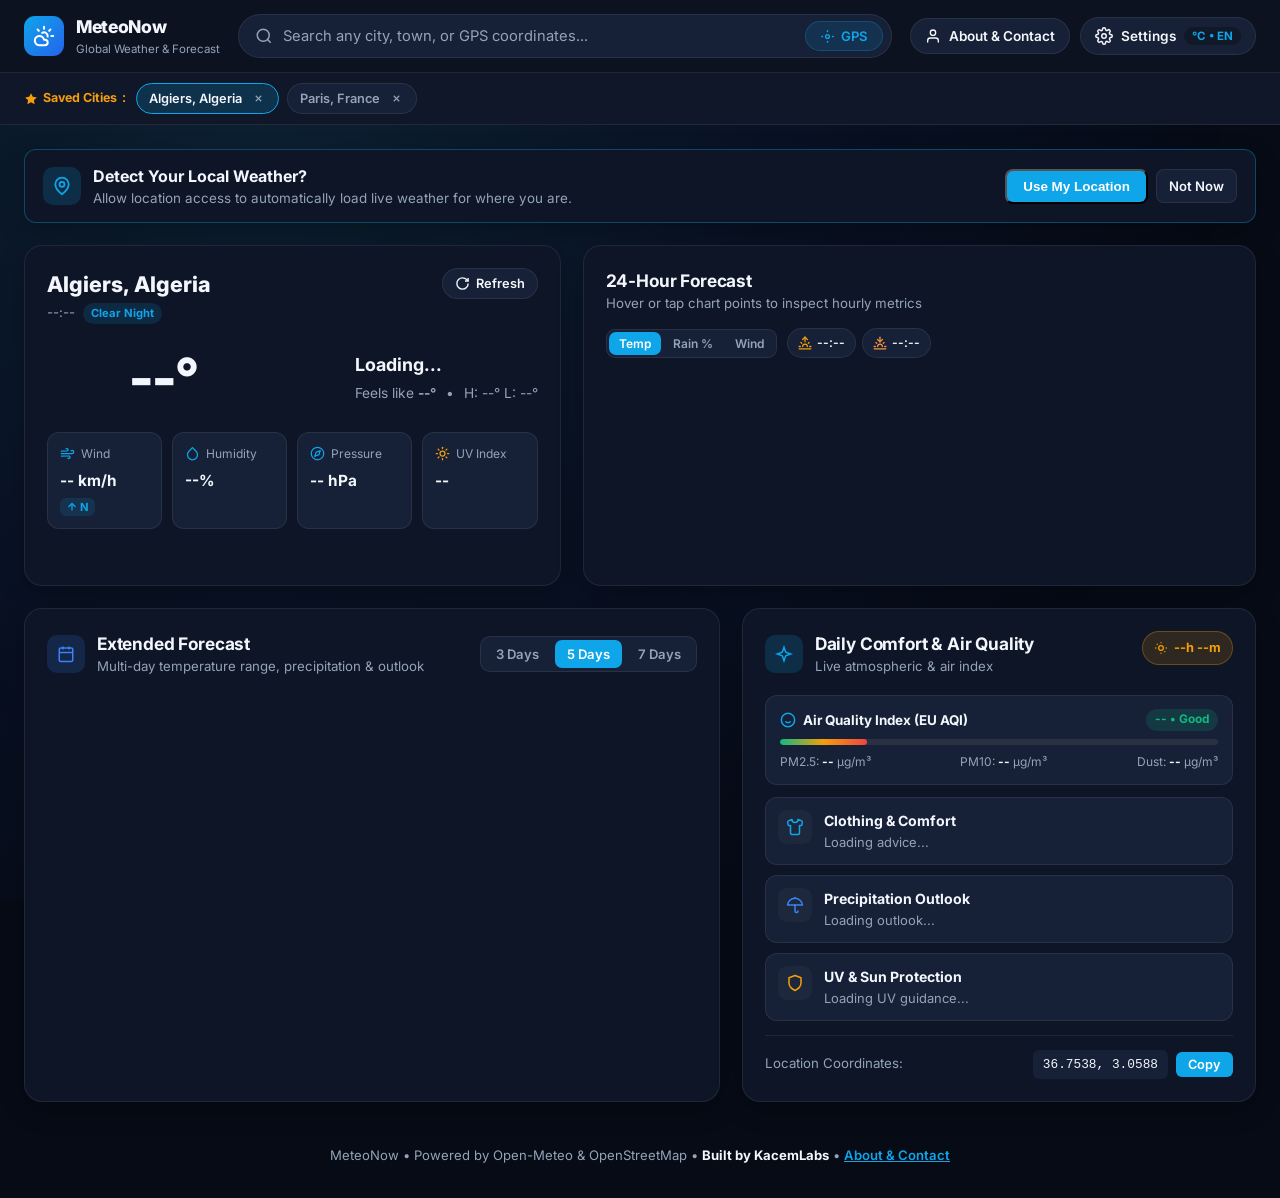
<file: index.html>
<!DOCTYPE html>
<html lang="en" dir="ltr" data-theme-mode="dynamic" data-resolved-theme="dark">
<head>
  <meta charset="UTF-8" />
  <meta name="viewport" content="width=device-width, initial-scale=1.0" />
  <title>MeteoNow — Global Weather & Forecast</title>
  <link rel="preconnect" href="https://fonts.googleapis.com" />
  <link rel="preconnect" href="https://fonts.gstatic.com" crossorigin />
  <link href="https://fonts.googleapis.com/css2?family=Cairo:wght@400;600;700;800&family=Inter:wght@400;500;600;700;800&display=swap" rel="stylesheet" />
  <link rel="stylesheet" href="style.css" />
</head>
<body>
  <!-- Lightweight GPU-accelerated Sky Layer -->
  <div id="weatherAmbient" class="weather-ambient" aria-hidden="true"></div>

  <!-- Top Navbar -->
  <header class="navbar">
    <div class="nav-inner">
      <a href="#" class="brand" id="brandReset">
        <div class="brand-icon">
          <svg width="22" height="22" viewBox="0 0 24 24" fill="none" stroke="currentColor" stroke-width="2.2" stroke-linecap="round" stroke-linejoin="round">
            <path d="M12 2v2"/><path d="m4.93 4.93 1.41 1.41"/><path d="M20 12h2"/><path d="m19.07 4.93-1.41 1.41"/>
            <path d="M15.947 12.65a4 4 0 0 0-5.925-4.128"/><path d="M13 22H7a5 5 0 1 1 4.9-6H13a3 3 0 0 1 0 6Z"/>
          </svg>
        </div>
        <div class="brand-text">
          <span class="brand-title">MeteoNow</span>
          <span class="brand-sub" data-i18n="tagline">Global Weather & Forecast</span>
        </div>
      </a>

      <!-- General Search Bar -->
      <div class="search-wrapper">
        <div class="search-box">
          <svg class="search-icon" width="18" height="18" viewBox="0 0 24 24" fill="none" stroke="currentColor" stroke-width="2">
            <circle cx="11" cy="11" r="8"/><path d="m21 21-4.3-4.3"/>
          </svg>
          <input
            type="text"
            id="searchInput"
            autocomplete="off"
            placeholder="Search any city, town, or GPS coordinates..."
          />
          <button type="button" id="clearSearchBtn" class="icon-btn hidden" title="Clear">
            <svg width="15" height="15" viewBox="0 0 24 24" fill="none" stroke="currentColor" stroke-width="2.2"><path d="M18 6 6 18"/><path d="m6 6 12 12"/></svg>
          </button>
          <button type="button" id="gpsBtn" class="gps-pill" title="Use GPS Location">
            <svg width="15" height="15" viewBox="0 0 24 24" fill="none" stroke="currentColor" stroke-width="2.2">
              <circle cx="12" cy="12" r="3"/><path d="M12 2v3"/><path d="M12 19v3"/><path d="M2 12h3"/><path d="M19 12h3"/>
            </svg>
            <span data-i18n="gps">GPS</span>
          </button>
        </div>
        <div id="searchDropdown" class="search-dropdown hidden"></div>
      </div>

      <!-- Navigation Actions -->
      <div class="nav-actions">
        <button type="button" id="navAboutBtn" class="nav-link-btn">
          <svg width="16" height="16" viewBox="0 0 24 24" fill="none" stroke="currentColor" stroke-width="2" stroke-linecap="round" stroke-linejoin="round">
            <path d="M20 21v-2a4 4 0 0 0-4-4H8a4 4 0 0 0-4 4v2"/><circle cx="12" cy="7" r="4"/>
          </svg>
          <span data-i18n="aboutNav">About & Contact</span>
        </button>

        <button type="button" id="openSettingsBtn" class="settings-btn">
          <svg width="18" height="18" viewBox="0 0 24 24" fill="none" stroke="currentColor" stroke-width="2">
            <circle cx="12" cy="12" r="3"/>
            <path d="M19.4 15a1.65 1.65 0 0 0 .33 1.82l.06.06a2 2 0 0 1-2.83 2.83l-.06-.06a1.65 1.65 0 0 0-1.82-.33 1.65 1.65 0 0 0-1 1.51V21a2 2 0 0 1-4 0v-.09A1.65 1.65 0 0 0 9 19.4a1.65 1.65 0 0 0-1.82.33l-.06.06a2 2 0 0 1-2.83-2.83l-.06-.06a1.65 1.65 0 0 0 .33-1.82 1.65 1.65 0 0 0-1.51-1H3a2 2 0 0 1 0-4h.09A1.65 1.65 0 0 0 4.6 9a1.65 1.65 0 0 0-.33-1.82l-.06-.06a2 2 0 0 1 2.83-2.83l.06.06a1.65 1.65 0 0 0 1.82.33H9a1.65 1.65 0 0 0 1-1.51V3a2 2 0 0 1 4 0v.09a1.65 1.65 0 0 0 1 1.51 1.65 1.65 0 0 0 1.82-.33l.06-.06a2 2 0 0 1 2.83 2.83l-.06.06a1.65 1.65 0 0 0-.33 1.82V9a1.65 1.65 0 0 0 1.51 1H21a2 2 0 0 1 0 4h-.09a1.65 1.65 0 0 0-1.51 1z"/>
          </svg>
          <span data-i18n="settings">Settings</span>
          <span id="navBadge" class="nav-badge">°C • EN</span>
        </button>
      </div>
    </div>
  </header>

  <!-- Quick Saved Cities Tab Strip -->
  <div class="saved-tabs-bar" id="savedTabsBar">
    <div class="saved-tabs-inner">
      <span class="saved-tabs-label">
        <svg width="14" height="14" viewBox="0 0 24 24" fill="currentColor"><polygon points="12 2 15.09 8.26 22 9.27 17 14.14 18.18 21.02 12 17.77 5.82 21.02 7 14.14 2 9.27 8.91 8.26 12 2"/></svg>
        <span data-i18n="savedCities">Saved Cities</span>:
      </span>
      <div class="saved-tabs-scroll" id="savedCitiesTabs"></div>
    </div>
  </div>

  <!-- =========================================================
       VIEW 1: WEATHER DASHBOARD
       ========================================================= -->
  <main id="weatherView" class="container">
    <!-- First-Visit Location Prompt Banner -->
    <div id="gpsPromptBanner" class="gps-prompt-banner hidden">
      <div class="gps-prompt-left">
        <div class="gps-prompt-icon">
          <svg width="20" height="20" viewBox="0 0 24 24" fill="none" stroke="currentColor" stroke-width="2.2" stroke-linecap="round" stroke-linejoin="round">
            <path d="M20 10c0 6-8 12-8 12s-8-6-8-12a8 8 0 0 1 16 0Z"/><circle cx="12" cy="10" r="3"/>
          </svg>
        </div>
        <div>
          <strong data-i18n="gpsPromptTitle">Detect Your Local Weather?</strong>
          <p data-i18n="gpsPromptSub">Allow location access to automatically load live weather for where you are.</p>
        </div>
      </div>
      <div class="gps-prompt-actions">
        <button type="button" id="allowGpsPromptBtn" class="primary-mail-btn" data-i18n="gpsPromptAllow">Use My Location</button>
        <button type="button" id="denyGpsPromptBtn" class="secondary-btn" data-i18n="gpsPromptDeny">Not Now</button>
      </div>
    </div>

    <!-- Severe Alert Banner -->
    <div id="alertBanner" class="alert-banner hidden">
      <div class="alert-left">
        <span class="alert-icon">
          <svg width="22" height="22" viewBox="0 0 24 24" fill="none" stroke="#f59e0b" stroke-width="2.2" stroke-linecap="round" stroke-linejoin="round">
            <path d="m21.73 18-8-14a2 2 0 0 0-3.48 0l-8 14A2 2 0 0 0 4 21h16a2 2 0 0 0 1.73-3Z"/><line x1="12" y1="9" x2="12" y2="13"/><line x1="12" y1="17" x2="12.01" y2="17"/>
          </svg>
        </span>
        <div>
          <strong id="alertTitle">Severe Weather Advisory</strong>
          <p id="alertMessage">Strong gusts expected today.</p>
        </div>
      </div>
      <button type="button" id="dismissAlertBtn" class="icon-btn" title="Dismiss">
        <svg width="16" height="16" viewBox="0 0 24 24" fill="none" stroke="currentColor" stroke-width="2.2"><path d="M18 6 6 18"/><path d="m6 6 12 12"/></svg>
      </button>
    </div>

    <!-- Top Grid: Current Weather + Interactive Hourly Plot -->
    <section class="top-grid">
      <!-- Current Weather Hero Card -->
      <article class="card hero-card">
        <div class="hero-header">
          <div>
            <div class="location-row">
              <h1 id="cityName">Algiers, Algeria</h1>
              <button type="button" id="favToggleBtn" class="fav-btn" title="Save city" aria-label="Save city"></button>
            </div>
            <div class="time-sky-row">
              <p id="localTime" class="muted-text">--:--</p>
              <span id="skyStatePill" class="sky-state-pill">Live Sky</span>
            </div>
          </div>
          <button type="button" id="refreshBtn" class="refresh-btn" title="Refresh">
            <svg width="15" height="15" viewBox="0 0 24 24" fill="none" stroke="currentColor" stroke-width="2.2">
              <path d="M21 12a9 9 0 1 1-9-9c2.52 0 4.93 1 6.74 2.74L21 8"/><path d="M21 3v5h-5"/>
            </svg>
            <span data-i18n="refresh">Refresh</span>
          </button>
        </div>

        <div class="hero-main">
          <div class="temp-block">
            <div id="weatherIconHero" class="hero-weather-icon"></div>
            <span id="currentTemp" class="hero-temp">--°</span>
          </div>
          <div class="condition-block">
            <div id="weatherCondition" class="condition-title">Loading...</div>
            <div class="condition-sub">
              <span data-i18n="feelsLike">Feels like</span> <strong id="feelsLike">--°</strong>
              <span class="dot">•</span>
              <span id="highLowTemp">H: --° L: --°</span>
            </div>
          </div>
        </div>

        <div class="metrics-grid">
          <div class="metric-tile">
            <div class="metric-top">
              <svg width="15" height="15" viewBox="0 0 24 24" fill="none" stroke="var(--accent)" stroke-width="2" stroke-linecap="round"><path d="M17.7 7.7a2.5 2.5 0 1 1 1.8 4.3H2"/><path d="M9.6 4.6A2 2 0 1 1 11 8H2"/><path d="M12.6 19.4A2 2 0 1 0 14 16H2"/></svg>
              <span class="metric-label" data-i18n="wind">Wind</span>
            </div>
            <div class="wind-val-row">
              <strong id="windValue" class="metric-value">-- km/h</strong>
              <span id="windDirBadge" class="wind-dir-pill" title="Wind Direction">
                <svg id="windArrowSvg" width="12" height="12" viewBox="0 0 24 24" fill="none" stroke="currentColor" stroke-width="2.5"><path d="M12 19V5"/><path d="m5 12 7-7 7 7"/></svg>
                <span id="windDirText">N</span>
              </span>
            </div>
          </div>

          <div class="metric-tile">
            <div class="metric-top">
              <svg width="15" height="15" viewBox="0 0 24 24" fill="none" stroke="var(--accent)" stroke-width="2" stroke-linecap="round"><path d="M12 2.69l5.66 5.66a8 8 0 1 1-11.31 0z"/></svg>
              <span class="metric-label" data-i18n="humidity">Humidity</span>
            </div>
            <strong id="humidityValue" class="metric-value">--%</strong>
          </div>

          <div class="metric-tile">
            <div class="metric-top">
              <svg width="15" height="15" viewBox="0 0 24 24" fill="none" stroke="var(--accent)" stroke-width="2" stroke-linecap="round"><circle cx="12" cy="12" r="10"/><path d="m16.24 7.76-2.12 6.36-6.36 2.12 2.12-6.36 6.36-2.12z"/></svg>
              <span class="metric-label" data-i18n="pressure">Pressure</span>
            </div>
            <strong id="pressureValue" class="metric-value">-- hPa</strong>
          </div>

          <div class="metric-tile">
            <div class="metric-top">
              <svg width="15" height="15" viewBox="0 0 24 24" fill="none" stroke="#f59e0b" stroke-width="2" stroke-linecap="round"><circle cx="12" cy="12" r="4"/><path d="M12 2v2"/><path d="M12 20v2"/><path d="m4.93 4.93 1.41 1.41"/><path d="m17.66 17.66 1.41 1.41"/><path d="M2 12h2"/><path d="M20 12h2"/><path d="m6.34 17.66-1.41 1.41"/><path d="m19.07 4.93-1.41 1.41"/></svg>
              <span class="metric-label" data-i18n="uvIndex">UV Index</span>
            </div>
            <strong id="uvValue" class="metric-value">--</strong>
          </div>
        </div>
      </article>

      <!-- 24-Hour Interactive Forecast Card -->
      <article class="card hourly-card">
        <div class="card-header hourly-header">
          <div>
            <h2 class="card-title" data-i18n="hourlyTitle">24-Hour Forecast</h2>
            <p class="muted-text" data-i18n="hourlySub">Hover or tap chart points to inspect hourly metrics</p>
          </div>
          <div class="hourly-controls">
            <div class="chart-mode-toggle" role="group" aria-label="Chart Metric">
              <button type="button" class="mode-btn active" data-chart-mode="temp" data-i18n="modeTemp">Temp</button>
              <button type="button" class="mode-btn" data-chart-mode="rain" data-i18n="modeRain">Rain %</button>
              <button type="button" class="mode-btn" data-chart-mode="wind" data-i18n="modeWind">Wind</button>
            </div>
            <div class="sun-pills">
              <span class="sun-pill">
                <svg width="14" height="14" viewBox="0 0 24 24" fill="none" stroke="#f59e0b" stroke-width="2.2" stroke-linecap="round"><path d="M12 2v8"/><path d="m4.93 10.93 1.41 1.41"/><path d="M2 18h2"/><path d="M20 18h2"/><path d="m19.07 10.93-1.41 1.41"/><path d="M22 22H2"/><path d="m8 6 4-4 4 4"/><path d="M16 18a4 4 0 0 0-8 0"/></svg>
                <span id="sunriseVal">--:--</span>
              </span>
              <span class="sun-pill">
                <svg width="14" height="14" viewBox="0 0 24 24" fill="none" stroke="#fb923c" stroke-width="2.2" stroke-linecap="round"><path d="M12 10V2"/><path d="m4.93 10.93 1.41 1.41"/><path d="M2 18h2"/><path d="M20 18h2"/><path d="m19.07 10.93-1.41 1.41"/><path d="M22 22H2"/><path d="m16 6-4 4-4-4"/><path d="M16 18a4 4 0 0 0-8 0"/></svg>
                <span id="sunsetVal">--:--</span>
              </span>
            </div>
          </div>
        </div>

        <div class="chart-wrap" id="chartWrap">
          <div id="chartTooltip" class="chart-tooltip hidden"></div>
          <svg id="hourlyChart" viewBox="0 0 640 175" preserveAspectRatio="none"></svg>
        </div>

        <div id="hourlyStrip" class="hourly-strip"></div>
      </article>
    </section>

    <!-- Bottom Grid: Extended Forecast (Left) + Insights & Air Quality (Right) -->
    <section class="bottom-grid">
      <!-- Extended Forecast Card -->
      <article class="card forecast-card">
        <div class="card-header forecast-header">
          <div class="title-with-icon">
            <div class="section-icon blue-icon">
              <svg width="18" height="18" viewBox="0 0 24 24" fill="none" stroke="currentColor" stroke-width="2">
                <rect x="3" y="4" width="18" height="18" rx="2" ry="2"/><line x1="16" y1="2" x2="16" y2="6"/><line x1="8" y1="2" x2="8" y2="6"/><line x1="3" y1="10" x2="21" y2="10"/>
              </svg>
            </div>
            <div>
              <h2 class="card-title" data-i18n="extendedTitle">Extended Forecast</h2>
              <p class="muted-text" data-i18n="extendedSub">Multi-day temperature range, precipitation & outlook</p>
            </div>
          </div>

          <div class="segmented-control" role="group" aria-label="Forecast Days">
            <button type="button" class="seg-btn" data-days="3" data-i18n="days3">3 Days</button>
            <button type="button" class="seg-btn active" data-days="5" data-i18n="days5">5 Days</button>
            <button type="button" class="seg-btn" data-days="7" data-i18n="days7">7 Days</button>
          </div>
        </div>

        <div id="forecastList" class="forecast-list"></div>
      </article>

      <!-- Daily Comfort, Air Quality & Insights Card -->
      <article class="card insights-card">
        <div class="card-header">
          <div class="title-with-icon">
            <div class="section-icon cyan-icon">
              <svg width="18" height="18" viewBox="0 0 24 24" fill="none" stroke="currentColor" stroke-width="2">
                <path d="m12 3-1.9 5.8a2 2 0 0 1-1.3 1.3L3 12l5.8 1.9a2 2 0 0 1 1.3 1.3L12 21l1.9-5.8a2 2 0 0 1 1.3-1.3L21 12l-5.8-1.9a2 2 0 0 1-1.3-1.3Z"/>
              </svg>
            </div>
            <div>
              <h2 class="card-title" data-i18n="insightsTitle">Daily Comfort & Air Quality</h2>
              <p class="muted-text" data-i18n="insightsSub">Live atmospheric & air index</p>
            </div>
          </div>

          <div class="daylight-badge" title="Total Daylight">
            <svg width="14" height="14" viewBox="0 0 24 24" fill="none" stroke="currentColor" stroke-width="2.2"><circle cx="12" cy="12" r="4"/><path d="M12 2v2"/><path d="M12 20v2"/><path d="m4.93 4.93 1.41 1.41"/><path d="m17.66 17.66 1.41 1.41"/><path d="M2 12h2"/><path d="M20 12h2"/></svg>
            <strong id="daylightDuration">--h --m</strong>
          </div>
        </div>

        <!-- Live Air Quality Meter -->
        <div class="aqi-card">
          <div class="aqi-top">
            <div class="aqi-title-group">
              <svg width="16" height="16" viewBox="0 0 24 24" fill="none" stroke="var(--accent)" stroke-width="2.2"><path d="M12 22c5.523 0 10-4.477 10-10S17.523 2 12 2 2 6.477 2 12s4.477 10 10 10z"/><path d="M8 14s1.5 2 4 2 4-2 4-2"/><line x1="9" y1="9" x2="9.01" y2="9"/><line x1="15" y1="9" x2="15.01" y2="9"/></svg>
              <span data-i18n="aqiLabel">Air Quality Index (EU AQI)</span>
            </div>
            <span id="aqiBadge" class="aqi-badge good">-- • Good</span>
          </div>
          <div class="aqi-bar-track">
            <div id="aqiBarFill" class="aqi-bar-fill" style="width: 20%"></div>
          </div>
          <div class="aqi-pollutants">
            <span>PM2.5: <strong id="pm25Val">--</strong> µg/m³</span>
            <span>PM10: <strong id="pm10Val">--</strong> µg/m³</span>
            <span id="dustWrap">Dust: <strong id="dustVal">--</strong> µg/m³</span>
          </div>
        </div>

        <div class="insights-list">
          <div class="insight-item">
            <div class="insight-icon">
              <svg width="18" height="18" viewBox="0 0 24 24" fill="none" stroke="var(--accent)" stroke-width="2" stroke-linecap="round" stroke-linejoin="round"><path d="M20.38 3.46 16 2a4 4 0 0 1-8 0L3.62 3.46a2 2 0 0 0-1.34 2.23l.58 3.47a1 1 0 0 0 .99.84H6v10c0 1.1.9 2 2 2h8a2 2 0 0 0 2-2V10h2.15a1 1 0 0 0 .99-.84l.58-3.47a2 2 0 0 0-1.34-2.23z"/></svg>
            </div>
            <div>
              <h3 data-i18n="clothingTitle">Clothing & Comfort</h3>
              <p id="clothingAdvice">Loading advice...</p>
            </div>
          </div>

          <div class="insight-item">
            <div class="insight-icon">
              <svg width="18" height="18" viewBox="0 0 24 24" fill="none" stroke="#3b82f6" stroke-width="2" stroke-linecap="round" stroke-linejoin="round"><path d="M22 12a10.06 10.06 0 0 0-20 0Z"/><path d="M12 12v8a2 2 0 0 0 4 0"/><path d="M12 2v1"/></svg>
            </div>
            <div>
              <h3 data-i18n="precipTitle">Precipitation Outlook</h3>
              <p id="precipAdvice">Loading outlook...</p>
            </div>
          </div>

          <div class="insight-item">
            <div class="insight-icon">
              <svg width="18" height="18" viewBox="0 0 24 24" fill="none" stroke="#f59e0b" stroke-width="2" stroke-linecap="round" stroke-linejoin="round"><path d="M12 22s8-4 8-10V5l-8-3-8 3v7c0 6 8 10 8 10z"/></svg>
            </div>
            <div>
              <h3 data-i18n="uvTitle">UV & Sun Protection</h3>
              <p id="uvAdvice">Loading UV guidance...</p>
            </div>
          </div>
        </div>

        <div class="coords-footer">
          <span class="muted-text" data-i18n="coordsLabel">Location Coordinates:</span>
          <div class="coords-actions">
            <code id="coordsDisplay">36.7538, 3.0588</code>
            <button type="button" id="copyCoordsBtn" class="copy-btn" data-i18n="copy">Copy</button>
          </div>
        </div>
      </article>
    </section>
  </main>

  <!-- =========================================================
       VIEW 2: REDESIGNED ABOUT ME & CONTACT PAGE (No Form, Clean Sections)
       ========================================================= -->
  <section id="aboutContactView" class="container about-page hidden">
    <div class="about-top-bar">
      <button type="button" id="backToWeatherBtn" class="secondary-btn back-btn">
        <svg width="16" height="16" viewBox="0 0 24 24" fill="none" stroke="currentColor" stroke-width="2.2" stroke-linecap="round" stroke-linejoin="round">
          <path d="m15 18-6-6 6-6"/>
        </svg>
        <span data-i18n="backToWeather">Back to Weather</span>
      </button>
    </div>

    <!-- Hero Profile Banner -->
    <article class="card profile-hero-card">
      <div class="profile-hero-main">
        <div class="k-monogram-badge" aria-label="KacemLabs Logo">K</div>
        <div class="profile-hero-info">
          <div class="profile-badges">
            <span class="creator-tag">KacemLabs</span>
            <span class="creator-role-pill" data-i18n="creatorRole">Developer & Creator of MeteoNow</span>
          </div>
          <h1 class="creator-name">Latrach Kacem El Amine</h1>
          <p class="about-bio" data-i18n="aboutBio">
            Building fast, modern web applications with real-time telemetry, clean interfaces, and global accessibility. Reach out directly via email or explore my work and social channels below.
          </p>
        </div>
      </div>

      <!-- Direct Email Action Bar -->
      <div class="direct-mail-banner">
        <div class="mail-left">
          <div class="mail-icon-circle">
            <svg width="20" height="20" viewBox="0 0 24 24" fill="none" stroke="currentColor" stroke-width="2" stroke-linecap="round" stroke-linejoin="round">
              <rect width="20" height="16" x="2" y="4" rx="2"/><path d="m22 7-8.97 5.7a1.94 1.94 0 0 1-2.06 0L2 7"/>
            </svg>
          </div>
          <div>
            <span class="muted-text small" data-i18n="businessMailLabel">Direct Business Email</span>
            <a href="mailto:kacemlabs.store@gmail.com" class="direct-email-link">kacemlabs.store@gmail.com</a>
          </div>
        </div>
        <div class="mail-actions">
          <a href="mailto:kacemlabs.store@gmail.com" class="primary-mail-btn">
            <svg width="15" height="15" viewBox="0 0 24 24" fill="none" stroke="currentColor" stroke-width="2.2" stroke-linecap="round" stroke-linejoin="round"><line x1="22" y1="2" x2="11" y2="13"/><polygon points="22 2 15 22 11 13 2 9 22 2"/></svg>
            <span data-i18n="sendEmailDirect">Email Directly</span>
          </a>
          <button type="button" id="copyEmailBtn" class="secondary-btn" data-i18n="copy">Copy</button>
        </div>
      </div>
    </article>

    <!-- Two Separate Sections: Section 1 (About Me & Work Links) + Section 2 (Social Media) -->
    <div class="sections-grid">
      <!-- SECTION 1: About Me & Professional Links -->
      <article class="card section-card">
        <div class="section-card-header">
          <div class="section-icon blue-icon">
            <svg width="18" height="18" viewBox="0 0 24 24" fill="none" stroke="currentColor" stroke-width="2" stroke-linecap="round" stroke-linejoin="round">
              <rect width="20" height="14" x="2" y="7" rx="2" ry="2"/><path d="M16 21V5a2 2 0 0 0-2-2h-4a2 2 0 0 0-2 2v16"/>
            </svg>
          </div>
          <div>
            <h2 class="card-title" data-i18n="aboutLinksSection">About Me & Work</h2>
            <p class="muted-text" data-i18n="aboutLinksSub">Portfolio, source code repositories & professional profile</p>
          </div>
        </div>

        <div class="links-stack">
          <!-- Portfolio with K Letter Monogram -->
          <a href="https://portfolio-two-sage-55.vercel.app/" target="_blank" rel="noopener noreferrer" class="link-row-card">
            <div class="link-row-icon k-letter-icon">K</div>
            <div class="link-row-text">
              <strong>Portfolio</strong>
            </div>
            <svg class="ext-arrow" width="16" height="16" viewBox="0 0 24 24" fill="none" stroke="currentColor" stroke-width="2"><path d="M7 17 17 7"/><path d="M7 7h10v10"/></svg>
          </a>

          <!-- GitHub -->
          <a href="https://github.com/kacem001" target="_blank" rel="noopener noreferrer" class="link-row-card">
            <div class="link-row-icon">
              <svg width="20" height="20" viewBox="0 0 24 24" fill="currentColor"><path d="M12 0C5.37 0 0 5.37 0 12c0 5.31 3.435 9.795 8.205 11.385.6.105.825-.255.825-.57 0-.285-.015-1.23-.015-2.235-3.015.555-3.795-.735-4.035-1.41-.135-.345-.72-1.41-1.23-1.695-.42-.225-1.02-.78-.015-.795.945-.015 1.62.87 1.845 1.23 1.08 1.815 2.805 1.305 3.495.99.105-.78.42-1.305.765-1.605-2.67-.3-5.46-1.335-5.46-5.925 0-1.305.465-2.385 1.23-3.225-.12-.3-.54-1.53.12-3.18 0 0 1.005-.315 3.3 1.23.96-.27 1.98-.405 3-.405s2.04.135 3 .405c2.295-1.56 3.3-1.23 3.3-1.23.66 1.65.24 2.88.12 3.18.765.84 1.23 1.905 1.23 3.225 0 4.605-2.805 5.625-5.475 5.925.435.375.81 1.095.81 2.22 0 1.605-.015 2.895-.015 3.3 0 .315.225.69.825.57A12.02 12.02 0 0 0 24 12c0-6.63-5.37-12-12-12z"/></svg>
            </div>
            <div class="link-row-text">
              <strong>GitHub</strong>
            </div>
            <svg class="ext-arrow" width="16" height="16" viewBox="0 0 24 24" fill="none" stroke="currentColor" stroke-width="2"><path d="M7 17 17 7"/><path d="M7 7h10v10"/></svg>
          </a>

          <!-- LinkedIn -->
          <a href="https://www.linkedin.com/in/latrach-kacem-el-amine/" target="_blank" rel="noopener noreferrer" class="link-row-card">
            <div class="link-row-icon">
              <svg width="20" height="20" viewBox="0 0 24 24" fill="currentColor"><path d="M19 3a2 2 0 0 1 2 2v14a2 2 0 0 1-2 2H5a2 2 0 0 1-2-2V5a2 2 0 0 1 2-2h14m-.5 15.5v-5.3a3.26 3.26 0 0 0-3.26-3.26c-.85 0-1.84.52-2.28 1.3v-1.11h-2.79v8.37h2.79v-4.93c0-.77.62-1.4 1.39-1.4a1.4 1.4 0 0 1 1.4 1.4v4.93h2.75M6.88 8.56a1.68 1.68 0 0 0 1.68-1.68c0-.93-.75-1.69-1.68-1.69a1.69 1.69 0 0 0-1.69 1.69c0 .93.76 1.68 1.69 1.68m1.39 9.94v-8.37H5.5v8.37h2.77z"/></svg>
            </div>
            <div class="link-row-text">
              <strong>LinkedIn</strong>
            </div>
            <svg class="ext-arrow" width="16" height="16" viewBox="0 0 24 24" fill="none" stroke="currentColor" stroke-width="2"><path d="M7 17 17 7"/><path d="M7 7h10v10"/></svg>
          </a>
        </div>
      </article>

      <!-- SECTION 2: Social Media Channels -->
      <article class="card section-card">
        <div class="section-card-header">
          <div class="section-icon cyan-icon">
            <svg width="18" height="18" viewBox="0 0 24 24" fill="none" stroke="currentColor" stroke-width="2" stroke-linecap="round" stroke-linejoin="round">
              <circle cx="18" cy="5" r="3"/><circle cx="6" cy="12" r="3"/><circle cx="18" cy="19" r="3"/>
              <line x1="8.59" y1="13.51" x2="15.42" y2="17.49"/><line x1="15.41" y1="6.51" x2="8.59" y2="10.49"/>
            </svg>
          </div>
          <div>
            <h2 class="card-title" data-i18n="socialSection">Social Channels</h2>
            <p class="muted-text" data-i18n="socialSub">Follow or message me directly on social platforms</p>
          </div>
        </div>

        <div class="links-stack">
          <!-- Instagram -->
          <a href="https://www.instagram.com/kacem_la" target="_blank" rel="noopener noreferrer" class="link-row-card">
            <div class="link-row-icon">
              <svg width="20" height="20" viewBox="0 0 24 24" fill="none" stroke="currentColor" stroke-width="2" stroke-linecap="round" stroke-linejoin="round"><rect x="2" y="2" width="20" height="20" rx="5" ry="5"/><path d="M16 11.37A4 4 0 1 1 12.63 8 4 4 0 0 1 16 11.37z"/><line x1="17.5" y1="6.5" x2="17.51" y2="6.5"/></svg>
            </div>
            <div class="link-row-text">
              <strong>Instagram</strong>
            </div>
            <svg class="ext-arrow" width="16" height="16" viewBox="0 0 24 24" fill="none" stroke="currentColor" stroke-width="2"><path d="M7 17 17 7"/><path d="M7 7h10v10"/></svg>
          </a>

          <!-- TikTok -->
          <a href="https://www.tiktok.com/@kacem_la" target="_blank" rel="noopener noreferrer" class="link-row-card">
            <div class="link-row-icon">
              <svg width="20" height="20" viewBox="0 0 24 24" fill="currentColor"><path d="M19.59 6.69a4.83 4.83 0 0 1-3.77-4.25V2h-3.45v13.67a2.89 2.89 0 0 1-5.2 1.74 2.89 2.89 0 0 1 2.31-4.64 2.93 2.93 0 0 1 .88.13V9.4a6.84 6.84 0 0 0-1-.05A6.33 6.33 0 0 0 5 20.1a6.34 6.34 0 0 0 10.86-4.43v-7a8.16 8.16 0 0 0 4.77 1.52v-3.4a4.85 4.85 0 0 1-1-.1z"/></svg>
            </div>
            <div class="link-row-text">
              <strong>TikTok</strong>
            </div>
            <svg class="ext-arrow" width="16" height="16" viewBox="0 0 24 24" fill="none" stroke="currentColor" stroke-width="2"><path d="M7 17 17 7"/><path d="M7 7h10v10"/></svg>
          </a>

          <!-- Telegram -->
          <a href="https://t.me/kacem_la" target="_blank" rel="noopener noreferrer" class="link-row-card">
            <div class="link-row-icon">
              <svg width="20" height="20" viewBox="0 0 24 24" fill="currentColor"><path d="M11.944 0A12 12 0 0 0 0 12a12 12 0 0 0 12 12 12 12 0 0 0 12-12A12 12 0 0 0 12 0a12 12 0 0 0-.056 0zm4.962 7.224c.1-.002.321.023.465.14a.506.506 0 0 1 .171.325c.016.093.036.306.02.472-.18 1.898-.962 6.502-1.36 8.627-.168.9-.499 1.201-.82 1.23-.696.065-1.225-.46-1.9-.902-1.056-.693-1.653-1.124-2.678-1.8-1.185-.78-.417-1.21.258-1.91.177-.184 3.247-2.977 3.307-3.23.007-.032.014-.15-.056-.212s-.174-.041-.249-.024c-.106.024-1.793 1.14-5.061 3.345-.48.33-.913.49-1.302.48-.428-.008-1.252-.241-1.865-.44-.752-.245-1.349-.374-1.297-.789.027-.216.325-.437.893-.663 3.498-1.524 5.83-2.529 6.998-3.014 3.332-1.386 4.025-1.627 4.476-1.635z"/></svg>
            </div>
            <div class="link-row-text">
              <strong>Telegram</strong>
            </div>
            <svg class="ext-arrow" width="16" height="16" viewBox="0 0 24 24" fill="none" stroke="currentColor" stroke-width="2"><path d="M7 17 17 7"/><path d="M7 7h10v10"/></svg>
          </a>
        </div>
      </article>
    </div>
  </section>

  <!-- Footer -->
  <footer class="footer">
    <p>MeteoNow • <span data-i18n="poweredBy">Powered by Open-Meteo & OpenStreetMap</span> • <strong>Built by KacemLabs</strong> • <button type="button" id="footerAboutLink" class="footer-link-btn" data-i18n="aboutNav">About & Contact</button></p>
  </footer>

  <!-- Slide-over Settings Drawer -->
  <div id="drawerBackdrop" class="drawer-backdrop hidden"></div>
  <aside id="settingsDrawer" class="settings-drawer" aria-hidden="true">
    <div class="drawer-header">
      <h2 data-i18n="settings">Settings</h2>
      <button type="button" id="closeSettingsBtn" class="icon-btn" title="Close">
        <svg width="18" height="18" viewBox="0 0 24 24" fill="none" stroke="currentColor" stroke-width="2.2"><path d="M18 6 6 18"/><path d="m6 6 12 12"/></svg>
      </button>
    </div>

    <div class="drawer-body">
      <!-- Theme Mode (3 Options: Auto Sky, Light, Dark) -->
      <div class="setting-group">
        <label class="setting-label" data-i18n="themeMode">Appearance & Sky Theme</label>
        <div class="option-grid three-cols">
          <button type="button" class="opt-btn active" data-theme="dynamic">
            <span class="opt-icon-inline">
              <svg width="13" height="13" viewBox="0 0 24 24" fill="none" stroke="currentColor" stroke-width="2.2"><path d="M12 2v2"/><path d="m4.93 4.93 1.41 1.41"/><path d="M20 12h2"/><path d="M15.947 12.65a4 4 0 0 0-5.925-4.128"/><path d="M13 22H7a5 5 0 1 1 4.9-6H13a3 3 0 0 1 0 6Z"/></svg>
              <span data-i18n="themeDynamic">Auto Sky</span>
            </span>
          </button>
          <button type="button" class="opt-btn" data-theme="light">
            <span class="opt-icon-inline">
              <svg width="13" height="13" viewBox="0 0 24 24" fill="none" stroke="currentColor" stroke-width="2.2"><circle cx="12" cy="12" r="4"/><path d="M12 2v2"/><path d="M12 20v2"/><path d="m4.93 4.93 1.41 1.41"/><path d="m17.66 17.66 1.41 1.41"/></svg>
              <span data-i18n="themeLight">Light</span>
            </span>
          </button>
          <button type="button" class="opt-btn" data-theme="dark">
            <span class="opt-icon-inline">
              <svg width="13" height="13" viewBox="0 0 24 24" fill="none" stroke="currentColor" stroke-width="2.2"><path d="M12 3a6 6 0 0 0 9 9 9 9 0 1 1-9-9Z"/></svg>
              <span data-i18n="themeDark">Dark</span>
            </span>
          </button>
        </div>
        <p id="themeStatusNote" class="muted-text small">Adapts automatically to local time & weather sky</p>
      </div>

      <!-- Language -->
      <div class="setting-group">
        <label class="setting-label" data-i18n="language">Language</label>
        <div class="option-grid three-cols">
          <button type="button" class="opt-btn" data-lang="en">English</button>
          <button type="button" class="opt-btn" data-lang="fr">Français</button>
          <button type="button" class="opt-btn" data-lang="ar">العربية</button>
        </div>
      </div>

      <!-- Temperature Unit -->
      <div class="setting-group">
        <label class="setting-label" data-i18n="tempUnit">Temperature Unit</label>
        <div class="option-grid two-cols">
          <button type="button" class="opt-btn" data-temp="celsius">Celsius (°C)</button>
          <button type="button" class="opt-btn" data-temp="fahrenheit">Fahrenheit (°F)</button>
        </div>
      </div>

      <!-- Wind Speed Unit -->
      <div class="setting-group">
        <label class="setting-label" data-i18n="windUnit">Wind Speed</label>
        <div class="option-grid three-cols">
          <button type="button" class="opt-btn" data-wind="kmh">km/h</button>
          <button type="button" class="opt-btn" data-wind="mph">mph</button>
          <button type="button" class="opt-btn" data-wind="ms">m/s</button>
        </div>
      </div>

      <!-- Time Format -->
      <div class="setting-group">
        <label class="setting-label" data-i18n="timeFormat">Time Format</label>
        <div class="option-grid two-cols">
          <button type="button" class="opt-btn" data-time="24">24-Hour (14:00)</button>
          <button type="button" class="opt-btn" data-time="12">12-Hour (2:00 PM)</button>
        </div>
      </div>

      <!-- Severe Weather Alerts -->
      <div class="setting-group">
        <div class="switch-row">
          <div>
            <label class="setting-label" style="margin:0" data-i18n="alertsLabel">Severe Weather Alerts</label>
            <p class="muted-text small" data-i18n="alertsSub">Notify on storms, heavy rain, or extreme heat</p>
          </div>
          <input type="checkbox" id="alertsToggle" class="toggle-switch" checked />
        </div>
        <button type="button" id="previewAlertBtn" class="secondary-btn" data-i18n="previewAlert">Preview Alert Banner</button>
      </div>

      <!-- Saved Cities -->
      <div class="setting-group">
        <label class="setting-label" data-i18n="savedCities">Saved Cities</label>
        <div id="savedCitiesList" class="saved-cities-list"></div>
      </div>
    </div>
  </aside>

  <script src="app.js" defer></script>
</body>
</html>
</file>
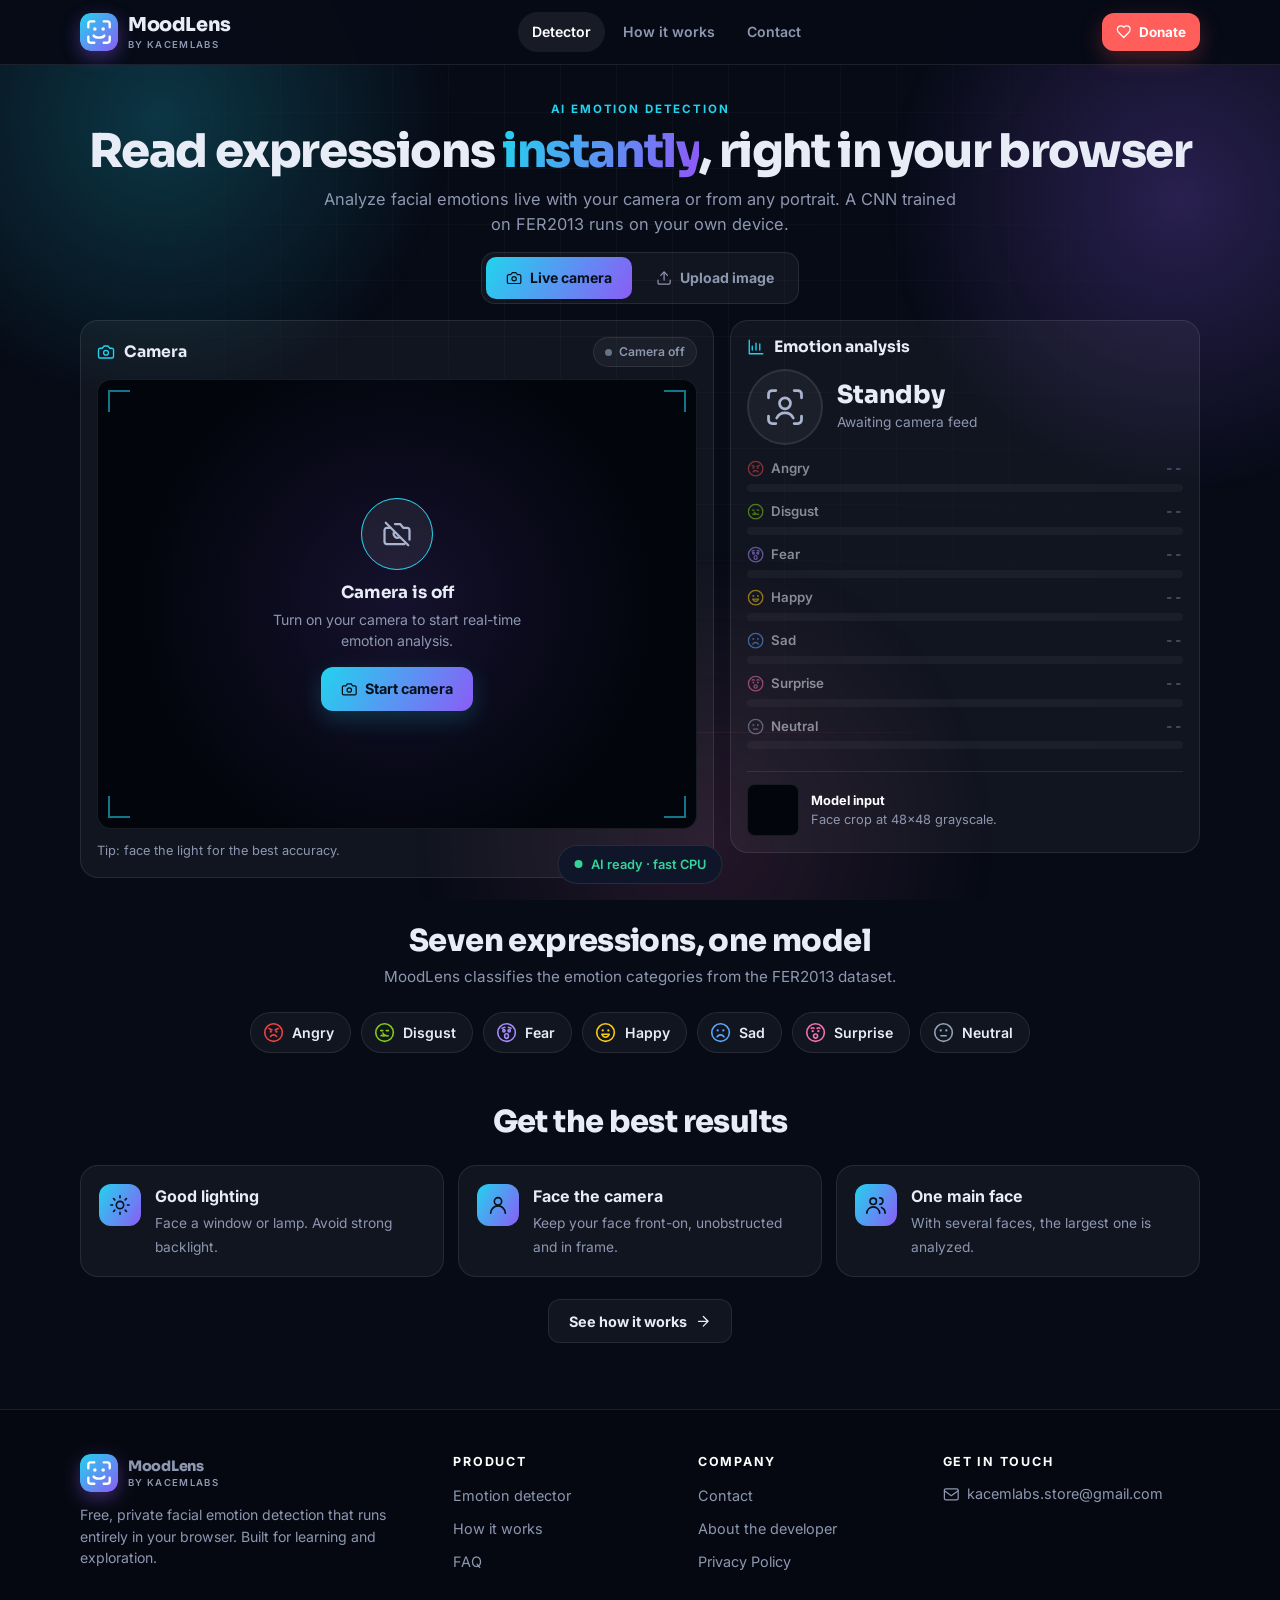
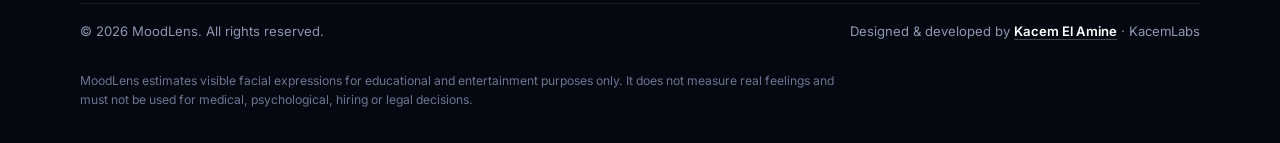
<file: public/index.html>
<!DOCTYPE html>
<html lang="en"><head><meta charset="UTF-8"><meta name="viewport" content="width=device-width, initial-scale=1, viewport-fit=cover">
<title>MoodLens — Free Real-Time Facial Emotion Detection</title><meta name="description" content="Detect emotions from your face live with your camera or from a photo. MoodLens is a free, private AI emotion detector that runs entirely in your browser.">
<meta name="robots" content="index,follow,max-image-preview:large"><meta name="theme-color" content="#070b16"><meta name="author" content="Kacem El Amine">
<meta property="og:type" content="website"><meta property="og:site_name" content="MoodLens"><meta property="og:title" content="MoodLens — Free Real-Time Facial Emotion Detection"><meta property="og:description" content="Detect emotions from your face live with your camera or from a photo. MoodLens is a free, private AI emotion detector that runs entirely in your browser.">
<meta name="twitter:card" content="summary"><meta name="twitter:title" content="MoodLens — Free Real-Time Facial Emotion Detection"><meta name="twitter:description" content="Detect emotions from your face live with your camera or from a photo. MoodLens is a free, private AI emotion detector that runs entirely in your browser.">
<link rel="icon" href="logo.svg" type="image/svg+xml"><link rel="apple-touch-icon" href="apple-touch-icon.png">
<link rel="preload" href="fonts/inter-latin-wght-normal.woff2" as="font" type="font/woff2" crossorigin>
<link rel="stylesheet" href="style.css"><script type="application/ld+json">{"@context": "https://schema.org", "@type": "WebApplication", "name": "MoodLens", "applicationCategory": "MultimediaApplication", "operatingSystem": "Any (web browser)", "description": "Free in-browser facial emotion detection using a CNN trained on FER2013. Works with a live camera or an uploaded photo.", "offers": {"@type": "Offer", "price": "0", "priceCurrency": "USD"}, "author": {"@type": "Person", "name": "Kacem El Amine", "url": "https://portfolio-two-sage-55.vercel.app/", "sameAs": ["https://www.linkedin.com/in/latrach-kacem-el-amine/", "https://github.com/kacem001/", "https://instagram.com/kacem_la", "https://www.tiktok.com/@kacem_la"]}, "browserRequirements": "Requires JavaScript and WebGL"}</script></head><body>
<svg xmlns="http://www.w3.org/2000/svg" style="display:none" aria-hidden="true"><symbol id="i-menu" viewBox="0 0 24 24"><path d="M4 6h16M4 12h16M4 18h16"/></symbol><symbol id="i-close" viewBox="0 0 24 24"><path d="M18 6 6 18M6 6l12 12"/></symbol><symbol id="i-camera" viewBox="0 0 24 24"><path d="M14.5 4h-5L7 7H4a2 2 0 0 0-2 2v9a2 2 0 0 0 2 2h16a2 2 0 0 0 2-2V9a2 2 0 0 0-2-2h-3z"/><circle cx="12" cy="13" r="3.2"/></symbol><symbol id="i-camera-off" viewBox="0 0 24 24"><path d="M7 7H4a2 2 0 0 0-2 2v9a2 2 0 0 0 2 2h14M10.4 4h4.1L17 7h3a2 2 0 0 1 2 2v7.5M9.6 10.6a3.2 3.2 0 0 0 4.2 4.2"/><path d="M3 3l18 18"/></symbol><symbol id="i-upload" viewBox="0 0 24 24"><path d="M21 15v4a2 2 0 0 1-2 2H5a2 2 0 0 1-2-2v-4"/><path d="m17 8-5-5-5 5"/><path d="M12 3v12"/></symbol><symbol id="i-image" viewBox="0 0 24 24"><rect x="3" y="3" width="18" height="18" rx="2"/><circle cx="9" cy="9" r="2"/><path d="m21 15-3.1-3.1a2 2 0 0 0-2.8 0L6 21"/></symbol><symbol id="i-scan" viewBox="0 0 24 24"><path d="M3 7V5a2 2 0 0 1 2-2h2M17 3h2a2 2 0 0 1 2 2v2M21 17v2a2 2 0 0 1-2 2h-2M7 21H5a2 2 0 0 1-2-2v-2"/><circle cx="12" cy="10" r="3"/><path d="M7.5 18a5 5 0 0 1 9 0"/></symbol><symbol id="i-crop" viewBox="0 0 24 24"><path d="M6 2v14a2 2 0 0 0 2 2h14"/><path d="M18 22V8a2 2 0 0 0-2-2H2"/></symbol><symbol id="i-grid" viewBox="0 0 24 24"><rect x="3" y="3" width="18" height="18" rx="2"/><path d="M3 9h18M3 15h18M9 3v18M15 3v18"/></symbol><symbol id="i-network" viewBox="0 0 24 24"><circle cx="5" cy="6" r="2"/><circle cx="5" cy="18" r="2"/><circle cx="12" cy="12" r="2"/><circle cx="19" cy="6" r="2"/><circle cx="19" cy="18" r="2"/><path d="m7 6 3.2 5M7 18l3.2-5M13.8 11 17 7M13.8 13 17 17"/></symbol><symbol id="i-chart" viewBox="0 0 24 24"><path d="M3 3v18h18"/><path d="M7 16v-5M12 16V7M17 16v-8"/></symbol><symbol id="i-mail" viewBox="0 0 24 24"><rect width="20" height="16" x="2" y="4" rx="2"/><path d="m22 7-10 7L2 7"/></symbol><symbol id="i-send" viewBox="0 0 24 24"><path d="m22 2-7 20-4-9-9-4Z"/><path d="M22 2 11 13"/></symbol><symbol id="i-instagram" viewBox="0 0 24 24"><rect x="2" y="2" width="20" height="20" rx="5"/><path d="M16 11.37A4 4 0 1 1 12.63 8 4 4 0 0 1 16 11.37z"/><path d="M17.5 6.5h.01"/></symbol><symbol id="i-tiktok" viewBox="0 0 24 24"><path d="M9 18V5l12-2v13"/><circle cx="6" cy="18" r="3"/><circle cx="18" cy="16" r="3"/></symbol><symbol id="i-linkedin" viewBox="0 0 24 24"><path d="M16 8a6 6 0 0 1 6 6v7h-4v-7a2 2 0 0 0-4 0v7h-4v-7a6 6 0 0 1 6-6z"/><rect width="4" height="12" x="2" y="9"/><circle cx="4" cy="4" r="2"/></symbol><symbol id="i-github" viewBox="0 0 24 24"><path d="M15 22v-4a4.8 4.8 0 0 0-1-3.5c3 0 6-2 6-5.5.08-1.25-.27-2.48-1-3.5.28-1.15.28-2.35 0-3.5 0 0-1 0-3 1.5-2.64-.5-5.36-.5-8 0C6 2 5 2 5 2c-.3 1.15-.3 2.35 0 3.5A5.4 5.4 0 0 0 4 9c0 3.5 3 5.5 6 5.5-.39.49-.68 1.05-.85 1.65-.17.6-.22 1.23-.15 1.85v4"/><path d="M9 18c-4.51 2-5-2-7-2"/></symbol><symbol id="i-globe" viewBox="0 0 24 24"><circle cx="12" cy="12" r="10"/><path d="M12 2a14.5 14.5 0 0 0 0 20 14.5 14.5 0 0 0 0-20"/><path d="M2 12h20"/></symbol><symbol id="i-heart" viewBox="0 0 24 24"><path d="M19 14c1.49-1.46 3-3.21 3-5.5A5.5 5.5 0 0 0 16.5 3c-1.76 0-3 .5-4.5 2-1.5-1.5-2.74-2-4.5-2A5.5 5.5 0 0 0 2 8.5c0 2.3 1.5 4.05 3 5.5l7 7Z"/></symbol><symbol id="i-shield" viewBox="0 0 24 24"><path d="M20 13c0 5-3.5 7.5-7.66 8.95a1 1 0 0 1-.67-.01C7.5 20.5 4 18 4 13V6a1 1 0 0 1 1-1c2 0 4.5-1.2 6.24-2.72a1.17 1.17 0 0 1 1.52 0C14.51 3.81 17 5 19 5a1 1 0 0 1 1 1z"/><path d="m9 12 2 2 4-4"/></symbol><symbol id="i-sun" viewBox="0 0 24 24"><circle cx="12" cy="12" r="4"/><path d="M12 2v2M12 20v2M4.93 4.93l1.41 1.41M17.66 17.66l1.41 1.41M2 12h2M20 12h2M6.34 17.66l-1.41 1.41M19.07 4.93l-1.41 1.41"/></symbol><symbol id="i-user" viewBox="0 0 24 24"><circle cx="12" cy="8" r="4"/><path d="M4 21a8 8 0 0 1 16 0"/></symbol><symbol id="i-users" viewBox="0 0 24 24"><circle cx="9" cy="8" r="3.5"/><path d="M2 21a7 7 0 0 1 14 0M16 4.3a3.5 3.5 0 0 1 0 7M22 21a7 7 0 0 0-4-6.3"/></symbol><symbol id="i-bulb" viewBox="0 0 24 24"><path d="M15 14c.2-1 .7-1.7 1.5-2.5 1-.9 1.5-2.2 1.5-3.5A6 6 0 0 0 6 8c0 1 .2 2.2 1.5 3.5.7.7 1.3 1.5 1.5 2.5"/><path d="M9 18h6M10 22h4"/></symbol><symbol id="i-check" viewBox="0 0 24 24"><path d="M20 6 9 17l-5-5"/></symbol><symbol id="i-chevron" viewBox="0 0 24 24"><path d="m6 9 6 6 6-6"/></symbol><symbol id="i-arrow" viewBox="0 0 24 24"><path d="M5 12h14M12 5l7 7-7 7"/></symbol><symbol id="i-info" viewBox="0 0 24 24"><circle cx="12" cy="12" r="10"/><path d="M12 16v-4M12 8h.01"/></symbol><symbol id="i-lock" viewBox="0 0 24 24"><rect x="3" y="11" width="18" height="11" rx="2"/><path d="M7 11V7a5 5 0 0 1 10 0v4"/></symbol><symbol id="i-cpu" viewBox="0 0 24 24"><rect x="4" y="4" width="16" height="16" rx="2"/><rect x="9" y="9" width="6" height="6"/><path d="M15 2v2M15 20v2M2 15h2M2 9h2M20 15h2M20 9h2M9 2v2M9 20v2"/></symbol><symbol id="i-alert" viewBox="0 0 24 24"><path d="m21.73 18-8-14a2 2 0 0 0-3.48 0l-8 14A2 2 0 0 0 4 21h16a2 2 0 0 0 1.73-3z"/><path d="M12 9v4M12 17h.01"/></symbol><symbol id="i-frame" viewBox="0 0 24 24"><path d="M3 7V5a2 2 0 0 1 2-2h2M17 3h2a2 2 0 0 1 2 2v2M21 17v2a2 2 0 0 1-2 2h-2M7 21H5a2 2 0 0 1-2-2v-2"/></symbol><symbol id="face-happy" viewBox="0 0 24 24"><circle cx="12" cy="12" r="10"/><path d="M8.8 9.6h.01M15.2 9.6h.01" stroke-width="2.6"/><path d="M7.8 14c.9 2.3 2.4 3.4 4.2 3.4s3.3-1.1 4.2-3.4z" /></symbol><symbol id="face-sad" viewBox="0 0 24 24"><circle cx="12" cy="12" r="10"/><path d="M8.8 9.6h.01M15.2 9.6h.01" stroke-width="2.6"/><path d="M8 17c1-1.6 2.3-2.4 4-2.4s3 .8 4 2.4"/></symbol><symbol id="face-angry" viewBox="0 0 24 24"><circle cx="12" cy="12" r="10"/><path d="m6.8 7.4 3.4 1.6M17.2 7.4 13.8 9"/><path d="M8.8 11h.01M15.2 11h.01" stroke-width="2.6"/><path d="M8.5 16.4c1-1.2 2.2-1.8 3.5-1.8s2.5.6 3.5 1.8"/></symbol><symbol id="face-disgust" viewBox="0 0 24 24"><circle cx="12" cy="12" r="10"/><path d="M7.6 9.8h2.4M14 9.8h2.4"/><path d="M8 15.6c1.2-1.4 2.6 1.4 4 0s2.8 1.4 4 0"/><path d="M10.2 12.6c0 1.1 1 2 1.8 2"/></symbol><symbol id="face-fear" viewBox="0 0 24 24"><circle cx="12" cy="12" r="10"/><path d="m7 7 3-1M17 7l-3-1"/><circle cx="9" cy="10" r="1.3"/><circle cx="15" cy="10" r="1.3"/><ellipse cx="12" cy="16" rx="2.2" ry="2.6"/></symbol><symbol id="face-surprise" viewBox="0 0 24 24"><circle cx="12" cy="12" r="10"/><path d="M7.2 7.2c.9-.9 2.2-.9 3 0M13.8 7.2c.9-.9 2.2-.9 3 0"/><path d="M8.8 10.4h.01M15.2 10.4h.01" stroke-width="2.6"/><circle cx="12" cy="16" r="2.3"/></symbol><symbol id="face-neutral" viewBox="0 0 24 24"><circle cx="12" cy="12" r="10"/><path d="M8.8 9.6h.01M15.2 9.6h.01" stroke-width="2.6"/><path d="M9 15.6h6"/></symbol></svg>
<div class="bg" aria-hidden="true"><i class="orb o1"></i><i class="orb o2"></i><i class="orb o3"></i></div>
<a href="#main" class="skip">Skip to content</a><header class="nav"><div class="wrap">
<a class="brand" href="index.html" aria-label="MoodLens home"><img src="logo.svg" alt="MoodLens logo" width="38" height="38"><div>MoodLens<small>by KacemLabs</small></div></a>
<nav class="links" id="links" aria-label="Main"><a class="l on" href="index.html" aria-current="page">Detector</a><a class="l" href="how-it-works.html">How it works</a><a class="l" href="contact.html">Contact</a></nav>
<div class="nav-r"><a class="btn donate sm" href="https://ko-fi.com/kacemlabs/" target="_blank" rel="noopener"><svg class="ic " aria-hidden="true"><use href="#i-heart"/></svg><span>Donate</span></a>
<button class="burger" id="burger" aria-label="Open menu" aria-expanded="false" aria-controls="links"><svg class="ic " aria-hidden="true"><use href="#i-menu"/></svg></button></div>
</div></header>
<main id="main" class="wrap">
<section class="hero"><span class="eyebrow fu">AI emotion detection</span>
<h1 class="fu d1">Read expressions <span class="grad">instantly</span>, right in your browser</h1>
<p class="fu d2">Analyze facial emotions live with your camera or from any portrait. A CNN trained on FER2013 runs on your own device.</p></section>

<section class="app fu d3" aria-label="Emotion detector">
<div class="seg" role="tablist"><button id="m-live" class="on" role="tab"><svg class="ic " aria-hidden="true"><use href="#i-camera"/></svg>Live camera</button><button id="m-up" role="tab"><svg class="ic " aria-hidden="true"><use href="#i-upload"/></svg>Upload image</button></div>
<div class="grid">
 <div class="card">
  <div class="card-h"><h2 id="src-title"><svg class="ic " aria-hidden="true"><use href="#i-camera"/></svg>Camera</h2><span class="status" id="src-status"><i></i><span id="src-status-t">Camera off</span></span></div>
  <div class="stage" id="stage">
   <video id="video" autoplay playsinline muted class="hide"></video>
   <img id="img" alt="Uploaded portrait being analyzed" class="hide">
   <canvas id="ov"></canvas><div class="scan"></div><div class="corners"></div>
   <div class="overlay" id="ov-cam"><div><div class="ov-ic"><svg class="ic " aria-hidden="true"><use href="#i-camera-off"/></svg></div><b>Camera is off</b><p id="cam-msg">Turn on your camera to start real-time emotion analysis.</p><button class="btn" id="start-cam"><svg class="ic " aria-hidden="true"><use href="#i-camera"/></svg>Start camera</button></div></div>
   <label class="overlay drop hide" id="ov-drop" for="file"><div><div class="ov-ic"><svg class="ic " aria-hidden="true"><use href="#i-upload"/></svg></div><b>Drop an image here</b><p>or click to browse. A clear, front-facing face works best.</p></div></label>
  </div>
  <input type="file" id="file" accept="image/*" hidden>
  <div class="bar-row"><span class="note" id="hint">Tip: face the light for the best accuracy.</span>
   <div class="btns"><button class="btn ghost sm hide" id="replace"><svg class="ic " aria-hidden="true"><use href="#i-image"/></svg>Choose another</button><button class="btn ghost sm hide" id="stop-cam"><svg class="ic " aria-hidden="true"><use href="#i-camera-off"/></svg>Stop camera</button></div></div>
 </div>
 <div class="card" aria-live="polite">
  <div class="card-h"><h2><svg class="ic " aria-hidden="true"><use href="#i-chart"/></svg>Emotion analysis</h2></div>
  <div class="res-head"><div class="ring" id="ring"><svg class="ic" aria-hidden="true"><use href="#i-scan"/></svg></div><div><h3 id="top">Standby</h3><div class="conf" id="conf">Awaiting camera feed</div></div></div>
  <div id="rows"></div>
  <div class="ai"><canvas id="ai-view" width="48" height="48"></canvas><div class="note"><b style="color:#fff">Model input</b><br>Face crop at 48&times;48 grayscale.</div></div>
 </div>
</div></section>

<section class="sec rv"><div class="sec-h"><h2>Seven expressions, one model</h2><p>MoodLens classifies the emotion categories from the FER2013 dataset.</p></div><div class="chips"><span class="echip" style="color:#ef4444"><svg class="ic" aria-hidden="true"><use href="#face-angry"/></svg><b style="color:#e8ecf6;font-weight:600">Angry</b></span><span class="echip" style="color:#84cc16"><svg class="ic" aria-hidden="true"><use href="#face-disgust"/></svg><b style="color:#e8ecf6;font-weight:600">Disgust</b></span><span class="echip" style="color:#a78bfa"><svg class="ic" aria-hidden="true"><use href="#face-fear"/></svg><b style="color:#e8ecf6;font-weight:600">Fear</b></span><span class="echip" style="color:#facc15"><svg class="ic" aria-hidden="true"><use href="#face-happy"/></svg><b style="color:#e8ecf6;font-weight:600">Happy</b></span><span class="echip" style="color:#60a5fa"><svg class="ic" aria-hidden="true"><use href="#face-sad"/></svg><b style="color:#e8ecf6;font-weight:600">Sad</b></span><span class="echip" style="color:#f472b6"><svg class="ic" aria-hidden="true"><use href="#face-surprise"/></svg><b style="color:#e8ecf6;font-weight:600">Surprise</b></span><span class="echip" style="color:#94a3b8"><svg class="ic" aria-hidden="true"><use href="#face-neutral"/></svg><b style="color:#e8ecf6;font-weight:600">Neutral</b></span></div></section>

<section class="sec"><div class="sec-h rv"><h2>Get the best results</h2></div>
<div class="tips">
<div class="card tip rv" style="--d:.05s"><div class="i"><svg class="ic " aria-hidden="true"><use href="#i-sun"/></svg></div><div><b>Good lighting</b><span>Face a window or lamp. Avoid strong backlight.</span></div></div>
<div class="card tip rv" style="--d:.15s"><div class="i"><svg class="ic " aria-hidden="true"><use href="#i-user"/></svg></div><div><b>Face the camera</b><span>Keep your face front-on, unobstructed and in frame.</span></div></div>
<div class="card tip rv" style="--d:.25s"><div class="i"><svg class="ic " aria-hidden="true"><use href="#i-users"/></svg></div><div><b>One main face</b><span>With several faces, the largest one is analyzed.</span></div></div>
</div><div class="cta rv"><a class="btn ghost" href="how-it-works.html">See how it works<svg class="ic " aria-hidden="true"><use href="#i-arrow"/></svg></a></div></section>
</main>
<div class="chip" id="chip" role="status">Loading AI models…</div>
<footer><div class="wrap">
<div class="fgrid">
<div><a class="brand" href="index.html"><img src="logo.svg" alt="MoodLens logo" width="38" height="38"><div>MoodLens<small>by KacemLabs</small></div></a>
<p>Free, private facial emotion detection that runs entirely in your browser. Built for learning and exploration.</p></div>
<div><h4>Product</h4><ul><li><a href="index.html">Emotion detector</a></li><li><a href="how-it-works.html">How it works</a></li><li><a href="how-it-works.html#faq">FAQ</a></li></ul></div>
<div><h4>Company</h4><ul><li><a href="contact.html">Contact</a></li><li><a href="contact.html#about">About the developer</a></li><li><a href="privacy.html">Privacy Policy</a></li></ul></div>
<div><h4>Get in touch</h4><ul><li><a class="fmail" href="mailto:kacemlabs.store@gmail.com"><svg class="ic " aria-hidden="true"><use href="#i-mail"/></svg>kacemlabs.store@gmail.com</a></li></ul></div>
</div>
<div class="fbar"><span>&copy; <span class="yr">2026</span> MoodLens. All rights reserved.</span>
<span>Designed &amp; developed by <a href="https://portfolio-two-sage-55.vercel.app/" target="_blank" rel="noopener">Kacem El Amine</a> &middot; KacemLabs</span></div>
<p class="disc">MoodLens estimates visible facial expressions for educational and entertainment purposes only. It does not measure real feelings and must not be used for medical, psychological, hiring or legal decisions.</p>
</div></footer>
<script src="common.js"></script>
<script src="lib/face-api.js"></script><script src="emotion-model.js"></script><script src="ai-core.js"></script><script src="script.js"></script></body></html>
</file>
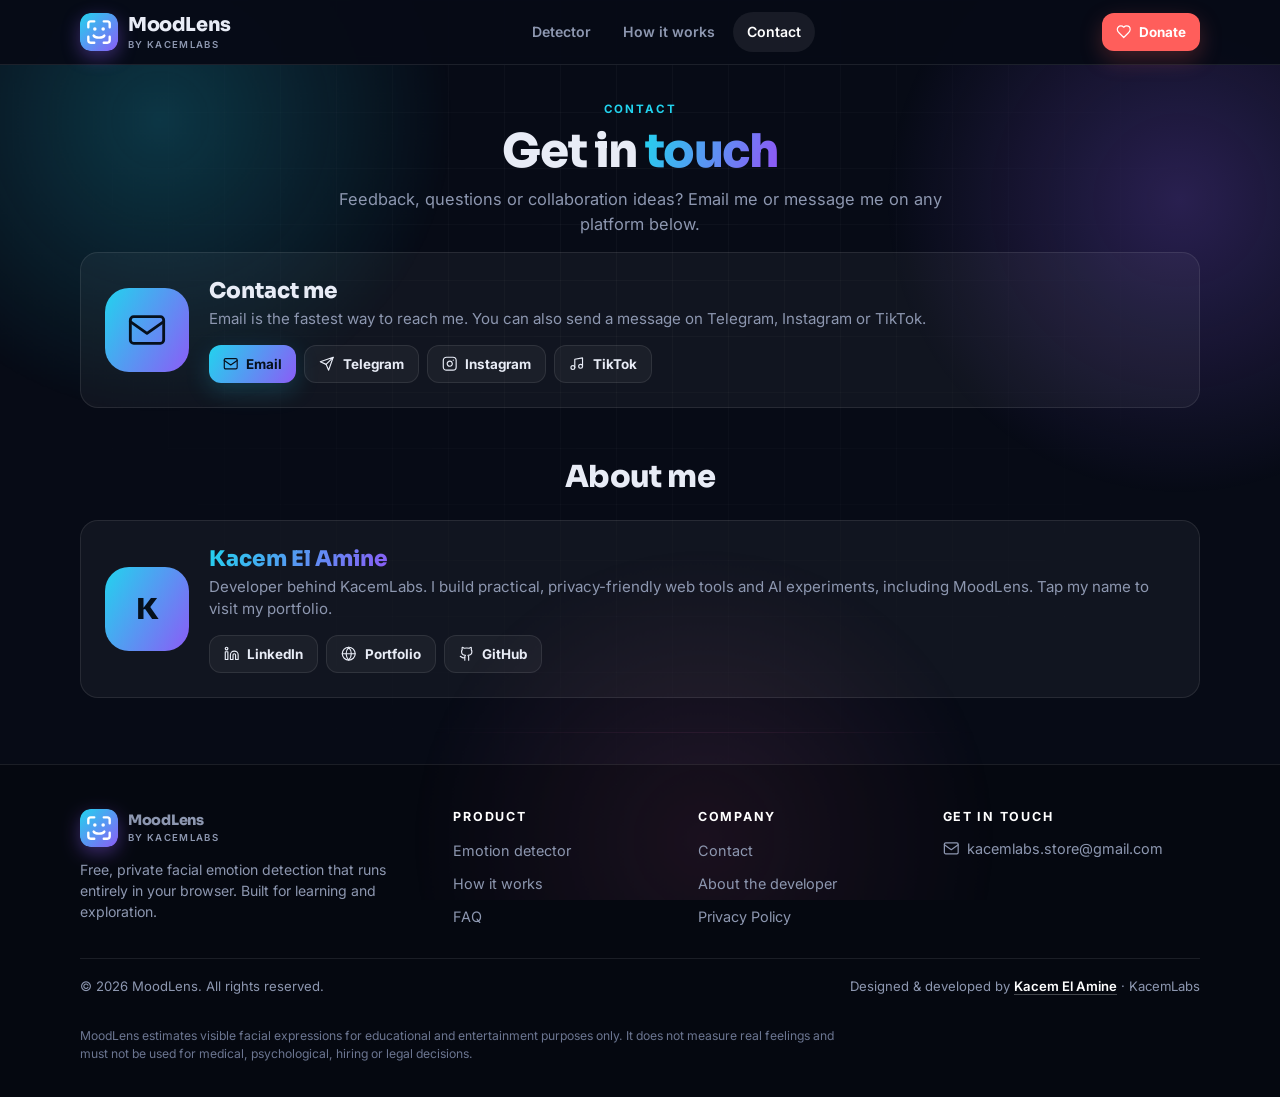
<file: public/contact.html>
<!DOCTYPE html>
<html lang="en"><head><meta charset="UTF-8"><meta name="viewport" content="width=device-width, initial-scale=1, viewport-fit=cover">
<title>Contact MoodLens & KacemLabs — Get in Touch</title><meta name="description" content="Contact the developer of MoodLens by email, Telegram, Instagram or TikTok. Learn about Kacem El Amine and KacemLabs.">
<meta name="robots" content="index,follow,max-image-preview:large"><meta name="theme-color" content="#070b16"><meta name="author" content="Kacem El Amine">
<meta property="og:type" content="website"><meta property="og:site_name" content="MoodLens"><meta property="og:title" content="Contact MoodLens & KacemLabs — Get in Touch"><meta property="og:description" content="Contact the developer of MoodLens by email, Telegram, Instagram or TikTok. Learn about Kacem El Amine and KacemLabs.">
<meta name="twitter:card" content="summary"><meta name="twitter:title" content="Contact MoodLens & KacemLabs — Get in Touch"><meta name="twitter:description" content="Contact the developer of MoodLens by email, Telegram, Instagram or TikTok. Learn about Kacem El Amine and KacemLabs.">
<link rel="icon" href="logo.svg" type="image/svg+xml"><link rel="apple-touch-icon" href="apple-touch-icon.png">
<link rel="preload" href="fonts/inter-latin-wght-normal.woff2" as="font" type="font/woff2" crossorigin>
<link rel="stylesheet" href="style.css"><script type="application/ld+json">{"@context": "https://schema.org", "@type": "ContactPage", "name": "Contact MoodLens", "about": {"@type": "Person", "name": "Kacem El Amine", "url": "https://portfolio-two-sage-55.vercel.app/", "sameAs": ["https://www.linkedin.com/in/latrach-kacem-el-amine/", "https://github.com/kacem001/", "https://instagram.com/kacem_la", "https://www.tiktok.com/@kacem_la"]}}</script></head><body>
<svg xmlns="http://www.w3.org/2000/svg" style="display:none" aria-hidden="true"><symbol id="i-menu" viewBox="0 0 24 24"><path d="M4 6h16M4 12h16M4 18h16"/></symbol><symbol id="i-close" viewBox="0 0 24 24"><path d="M18 6 6 18M6 6l12 12"/></symbol><symbol id="i-camera" viewBox="0 0 24 24"><path d="M14.5 4h-5L7 7H4a2 2 0 0 0-2 2v9a2 2 0 0 0 2 2h16a2 2 0 0 0 2-2V9a2 2 0 0 0-2-2h-3z"/><circle cx="12" cy="13" r="3.2"/></symbol><symbol id="i-camera-off" viewBox="0 0 24 24"><path d="M7 7H4a2 2 0 0 0-2 2v9a2 2 0 0 0 2 2h14M10.4 4h4.1L17 7h3a2 2 0 0 1 2 2v7.5M9.6 10.6a3.2 3.2 0 0 0 4.2 4.2"/><path d="M3 3l18 18"/></symbol><symbol id="i-upload" viewBox="0 0 24 24"><path d="M21 15v4a2 2 0 0 1-2 2H5a2 2 0 0 1-2-2v-4"/><path d="m17 8-5-5-5 5"/><path d="M12 3v12"/></symbol><symbol id="i-image" viewBox="0 0 24 24"><rect x="3" y="3" width="18" height="18" rx="2"/><circle cx="9" cy="9" r="2"/><path d="m21 15-3.1-3.1a2 2 0 0 0-2.8 0L6 21"/></symbol><symbol id="i-scan" viewBox="0 0 24 24"><path d="M3 7V5a2 2 0 0 1 2-2h2M17 3h2a2 2 0 0 1 2 2v2M21 17v2a2 2 0 0 1-2 2h-2M7 21H5a2 2 0 0 1-2-2v-2"/><circle cx="12" cy="10" r="3"/><path d="M7.5 18a5 5 0 0 1 9 0"/></symbol><symbol id="i-crop" viewBox="0 0 24 24"><path d="M6 2v14a2 2 0 0 0 2 2h14"/><path d="M18 22V8a2 2 0 0 0-2-2H2"/></symbol><symbol id="i-grid" viewBox="0 0 24 24"><rect x="3" y="3" width="18" height="18" rx="2"/><path d="M3 9h18M3 15h18M9 3v18M15 3v18"/></symbol><symbol id="i-network" viewBox="0 0 24 24"><circle cx="5" cy="6" r="2"/><circle cx="5" cy="18" r="2"/><circle cx="12" cy="12" r="2"/><circle cx="19" cy="6" r="2"/><circle cx="19" cy="18" r="2"/><path d="m7 6 3.2 5M7 18l3.2-5M13.8 11 17 7M13.8 13 17 17"/></symbol><symbol id="i-chart" viewBox="0 0 24 24"><path d="M3 3v18h18"/><path d="M7 16v-5M12 16V7M17 16v-8"/></symbol><symbol id="i-mail" viewBox="0 0 24 24"><rect width="20" height="16" x="2" y="4" rx="2"/><path d="m22 7-10 7L2 7"/></symbol><symbol id="i-send" viewBox="0 0 24 24"><path d="m22 2-7 20-4-9-9-4Z"/><path d="M22 2 11 13"/></symbol><symbol id="i-instagram" viewBox="0 0 24 24"><rect x="2" y="2" width="20" height="20" rx="5"/><path d="M16 11.37A4 4 0 1 1 12.63 8 4 4 0 0 1 16 11.37z"/><path d="M17.5 6.5h.01"/></symbol><symbol id="i-tiktok" viewBox="0 0 24 24"><path d="M9 18V5l12-2v13"/><circle cx="6" cy="18" r="3"/><circle cx="18" cy="16" r="3"/></symbol><symbol id="i-linkedin" viewBox="0 0 24 24"><path d="M16 8a6 6 0 0 1 6 6v7h-4v-7a2 2 0 0 0-4 0v7h-4v-7a6 6 0 0 1 6-6z"/><rect width="4" height="12" x="2" y="9"/><circle cx="4" cy="4" r="2"/></symbol><symbol id="i-github" viewBox="0 0 24 24"><path d="M15 22v-4a4.8 4.8 0 0 0-1-3.5c3 0 6-2 6-5.5.08-1.25-.27-2.48-1-3.5.28-1.15.28-2.35 0-3.5 0 0-1 0-3 1.5-2.64-.5-5.36-.5-8 0C6 2 5 2 5 2c-.3 1.15-.3 2.35 0 3.5A5.4 5.4 0 0 0 4 9c0 3.5 3 5.5 6 5.5-.39.49-.68 1.05-.85 1.65-.17.6-.22 1.23-.15 1.85v4"/><path d="M9 18c-4.51 2-5-2-7-2"/></symbol><symbol id="i-globe" viewBox="0 0 24 24"><circle cx="12" cy="12" r="10"/><path d="M12 2a14.5 14.5 0 0 0 0 20 14.5 14.5 0 0 0 0-20"/><path d="M2 12h20"/></symbol><symbol id="i-heart" viewBox="0 0 24 24"><path d="M19 14c1.49-1.46 3-3.21 3-5.5A5.5 5.5 0 0 0 16.5 3c-1.76 0-3 .5-4.5 2-1.5-1.5-2.74-2-4.5-2A5.5 5.5 0 0 0 2 8.5c0 2.3 1.5 4.05 3 5.5l7 7Z"/></symbol><symbol id="i-shield" viewBox="0 0 24 24"><path d="M20 13c0 5-3.5 7.5-7.66 8.95a1 1 0 0 1-.67-.01C7.5 20.5 4 18 4 13V6a1 1 0 0 1 1-1c2 0 4.5-1.2 6.24-2.72a1.17 1.17 0 0 1 1.52 0C14.51 3.81 17 5 19 5a1 1 0 0 1 1 1z"/><path d="m9 12 2 2 4-4"/></symbol><symbol id="i-sun" viewBox="0 0 24 24"><circle cx="12" cy="12" r="4"/><path d="M12 2v2M12 20v2M4.93 4.93l1.41 1.41M17.66 17.66l1.41 1.41M2 12h2M20 12h2M6.34 17.66l-1.41 1.41M19.07 4.93l-1.41 1.41"/></symbol><symbol id="i-user" viewBox="0 0 24 24"><circle cx="12" cy="8" r="4"/><path d="M4 21a8 8 0 0 1 16 0"/></symbol><symbol id="i-users" viewBox="0 0 24 24"><circle cx="9" cy="8" r="3.5"/><path d="M2 21a7 7 0 0 1 14 0M16 4.3a3.5 3.5 0 0 1 0 7M22 21a7 7 0 0 0-4-6.3"/></symbol><symbol id="i-bulb" viewBox="0 0 24 24"><path d="M15 14c.2-1 .7-1.7 1.5-2.5 1-.9 1.5-2.2 1.5-3.5A6 6 0 0 0 6 8c0 1 .2 2.2 1.5 3.5.7.7 1.3 1.5 1.5 2.5"/><path d="M9 18h6M10 22h4"/></symbol><symbol id="i-check" viewBox="0 0 24 24"><path d="M20 6 9 17l-5-5"/></symbol><symbol id="i-chevron" viewBox="0 0 24 24"><path d="m6 9 6 6 6-6"/></symbol><symbol id="i-arrow" viewBox="0 0 24 24"><path d="M5 12h14M12 5l7 7-7 7"/></symbol><symbol id="i-info" viewBox="0 0 24 24"><circle cx="12" cy="12" r="10"/><path d="M12 16v-4M12 8h.01"/></symbol><symbol id="i-lock" viewBox="0 0 24 24"><rect x="3" y="11" width="18" height="11" rx="2"/><path d="M7 11V7a5 5 0 0 1 10 0v4"/></symbol><symbol id="i-cpu" viewBox="0 0 24 24"><rect x="4" y="4" width="16" height="16" rx="2"/><rect x="9" y="9" width="6" height="6"/><path d="M15 2v2M15 20v2M2 15h2M2 9h2M20 15h2M20 9h2M9 2v2M9 20v2"/></symbol><symbol id="i-alert" viewBox="0 0 24 24"><path d="m21.73 18-8-14a2 2 0 0 0-3.48 0l-8 14A2 2 0 0 0 4 21h16a2 2 0 0 0 1.73-3z"/><path d="M12 9v4M12 17h.01"/></symbol><symbol id="i-frame" viewBox="0 0 24 24"><path d="M3 7V5a2 2 0 0 1 2-2h2M17 3h2a2 2 0 0 1 2 2v2M21 17v2a2 2 0 0 1-2 2h-2M7 21H5a2 2 0 0 1-2-2v-2"/></symbol><symbol id="face-happy" viewBox="0 0 24 24"><circle cx="12" cy="12" r="10"/><path d="M8.8 9.6h.01M15.2 9.6h.01" stroke-width="2.6"/><path d="M7.8 14c.9 2.3 2.4 3.4 4.2 3.4s3.3-1.1 4.2-3.4z" /></symbol><symbol id="face-sad" viewBox="0 0 24 24"><circle cx="12" cy="12" r="10"/><path d="M8.8 9.6h.01M15.2 9.6h.01" stroke-width="2.6"/><path d="M8 17c1-1.6 2.3-2.4 4-2.4s3 .8 4 2.4"/></symbol><symbol id="face-angry" viewBox="0 0 24 24"><circle cx="12" cy="12" r="10"/><path d="m6.8 7.4 3.4 1.6M17.2 7.4 13.8 9"/><path d="M8.8 11h.01M15.2 11h.01" stroke-width="2.6"/><path d="M8.5 16.4c1-1.2 2.2-1.8 3.5-1.8s2.5.6 3.5 1.8"/></symbol><symbol id="face-disgust" viewBox="0 0 24 24"><circle cx="12" cy="12" r="10"/><path d="M7.6 9.8h2.4M14 9.8h2.4"/><path d="M8 15.6c1.2-1.4 2.6 1.4 4 0s2.8 1.4 4 0"/><path d="M10.2 12.6c0 1.1 1 2 1.8 2"/></symbol><symbol id="face-fear" viewBox="0 0 24 24"><circle cx="12" cy="12" r="10"/><path d="m7 7 3-1M17 7l-3-1"/><circle cx="9" cy="10" r="1.3"/><circle cx="15" cy="10" r="1.3"/><ellipse cx="12" cy="16" rx="2.2" ry="2.6"/></symbol><symbol id="face-surprise" viewBox="0 0 24 24"><circle cx="12" cy="12" r="10"/><path d="M7.2 7.2c.9-.9 2.2-.9 3 0M13.8 7.2c.9-.9 2.2-.9 3 0"/><path d="M8.8 10.4h.01M15.2 10.4h.01" stroke-width="2.6"/><circle cx="12" cy="16" r="2.3"/></symbol><symbol id="face-neutral" viewBox="0 0 24 24"><circle cx="12" cy="12" r="10"/><path d="M8.8 9.6h.01M15.2 9.6h.01" stroke-width="2.6"/><path d="M9 15.6h6"/></symbol></svg>
<div class="bg" aria-hidden="true"><i class="orb o1"></i><i class="orb o2"></i><i class="orb o3"></i></div>
<a href="#main" class="skip">Skip to content</a><header class="nav"><div class="wrap">
<a class="brand" href="index.html" aria-label="MoodLens home"><img src="logo.svg" alt="MoodLens logo" width="38" height="38"><div>MoodLens<small>by KacemLabs</small></div></a>
<nav class="links" id="links" aria-label="Main"><a class="l" href="index.html">Detector</a><a class="l" href="how-it-works.html">How it works</a><a class="l on" href="contact.html" aria-current="page">Contact</a></nav>
<div class="nav-r"><a class="btn donate sm" href="https://ko-fi.com/kacemlabs/" target="_blank" rel="noopener"><svg class="ic " aria-hidden="true"><use href="#i-heart"/></svg><span>Donate</span></a>
<button class="burger" id="burger" aria-label="Open menu" aria-expanded="false" aria-controls="links"><svg class="ic " aria-hidden="true"><use href="#i-menu"/></svg></button></div>
</div></header>
<main id="main" class="wrap">
<section class="hero"><span class="eyebrow fu">Contact</span><h1 class="fu d1">Get in <span class="grad">touch</span></h1>
<p class="fu d2">Feedback, questions or collaboration ideas? Email me or message me on any platform below.</p></section>
<section class="sec" style="padding-top:0"><div class="card about rv"><div class="avatar" aria-hidden="true"><svg class="ic " aria-hidden="true"><use href="#i-mail"/></svg></div><div>
<h3>Contact me</h3>
<p>Email is the fastest way to reach me. You can also send a message on Telegram, Instagram or TikTok.</p>
<div class="sl"><a class="btn sm" href="mailto:kacemlabs.store@gmail.com"><svg class="ic " aria-hidden="true"><use href="#i-mail"/></svg>Email</a><a class="btn ghost sm" href="https://t.me/kacem_la" target="_blank" rel="noopener"><svg class="ic " aria-hidden="true"><use href="#i-send"/></svg>Telegram</a><a class="btn ghost sm" href="https://instagram.com/kacem_la" target="_blank" rel="noopener"><svg class="ic " aria-hidden="true"><use href="#i-instagram"/></svg>Instagram</a><a class="btn ghost sm" href="https://www.tiktok.com/@kacem_la" target="_blank" rel="noopener"><svg class="ic " aria-hidden="true"><use href="#i-tiktok"/></svg>TikTok</a></div></div></div></section>
<section class="sec" id="about"><div class="sec-h rv"><h2>About me</h2></div>
<div class="card about rv"><div class="avatar" aria-hidden="true">K</div><div>
<h3><a href="https://portfolio-two-sage-55.vercel.app/" target="_blank" rel="noopener">Kacem El Amine</a></h3>
<p>Developer behind KacemLabs. I build practical, privacy-friendly web tools and AI experiments, including MoodLens. Tap my name to visit my portfolio.</p>
<div class="sl"><a class="btn ghost sm" href="https://www.linkedin.com/in/latrach-kacem-el-amine/" target="_blank" rel="noopener"><svg class="ic " aria-hidden="true"><use href="#i-linkedin"/></svg>LinkedIn</a><a class="btn ghost sm" href="https://portfolio-two-sage-55.vercel.app/" target="_blank" rel="noopener"><svg class="ic " aria-hidden="true"><use href="#i-globe"/></svg>Portfolio</a><a class="btn ghost sm" href="https://github.com/kacem001/" target="_blank" rel="noopener"><svg class="ic " aria-hidden="true"><use href="#i-github"/></svg>GitHub</a></div></div></div></section>
</main>
<footer><div class="wrap">
<div class="fgrid">
<div><a class="brand" href="index.html"><img src="logo.svg" alt="MoodLens logo" width="38" height="38"><div>MoodLens<small>by KacemLabs</small></div></a>
<p>Free, private facial emotion detection that runs entirely in your browser. Built for learning and exploration.</p></div>
<div><h4>Product</h4><ul><li><a href="index.html">Emotion detector</a></li><li><a href="how-it-works.html">How it works</a></li><li><a href="how-it-works.html#faq">FAQ</a></li></ul></div>
<div><h4>Company</h4><ul><li><a href="contact.html">Contact</a></li><li><a href="contact.html#about">About the developer</a></li><li><a href="privacy.html">Privacy Policy</a></li></ul></div>
<div><h4>Get in touch</h4><ul><li><a class="fmail" href="mailto:kacemlabs.store@gmail.com"><svg class="ic " aria-hidden="true"><use href="#i-mail"/></svg>kacemlabs.store@gmail.com</a></li></ul></div>
</div>
<div class="fbar"><span>&copy; <span class="yr">2026</span> MoodLens. All rights reserved.</span>
<span>Designed &amp; developed by <a href="https://portfolio-two-sage-55.vercel.app/" target="_blank" rel="noopener">Kacem El Amine</a> &middot; KacemLabs</span></div>
<p class="disc">MoodLens estimates visible facial expressions for educational and entertainment purposes only. It does not measure real feelings and must not be used for medical, psychological, hiring or legal decisions.</p>
</div></footer>
<script src="common.js"></script></body></html>
</file>
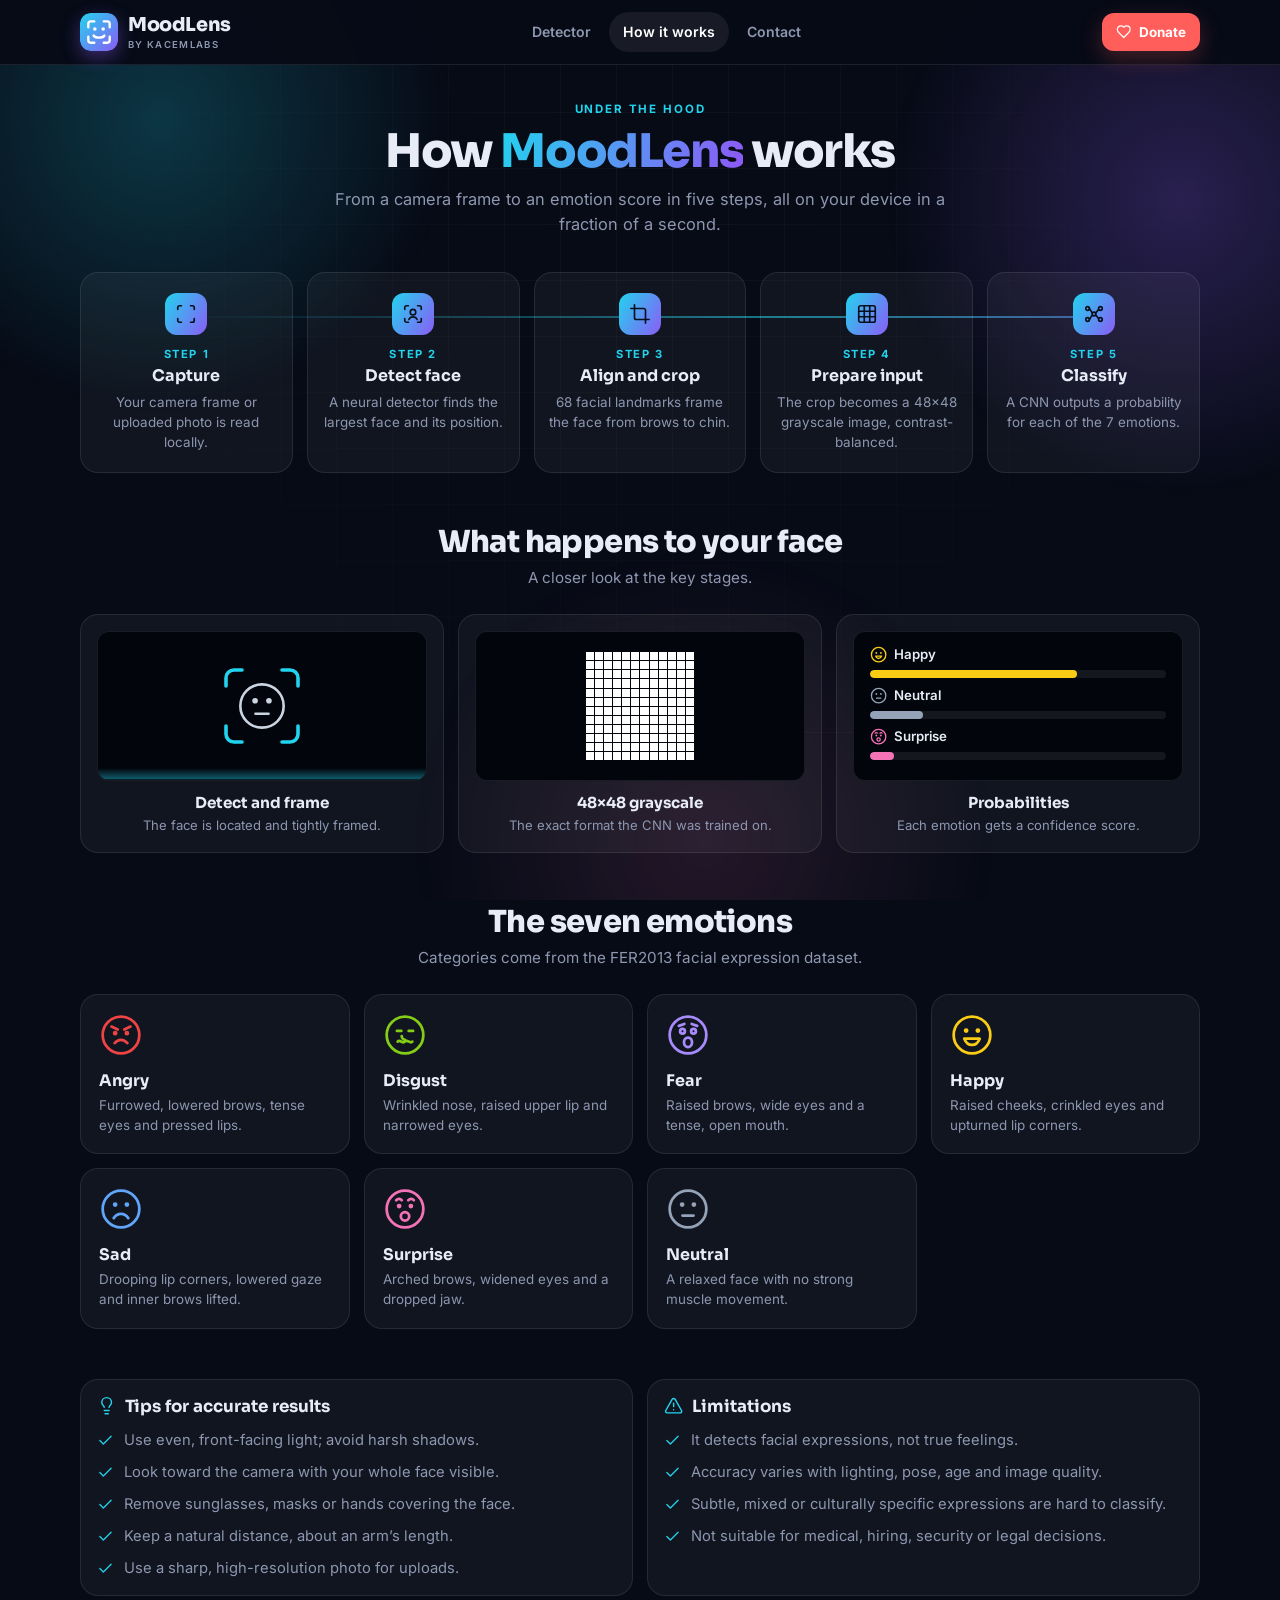
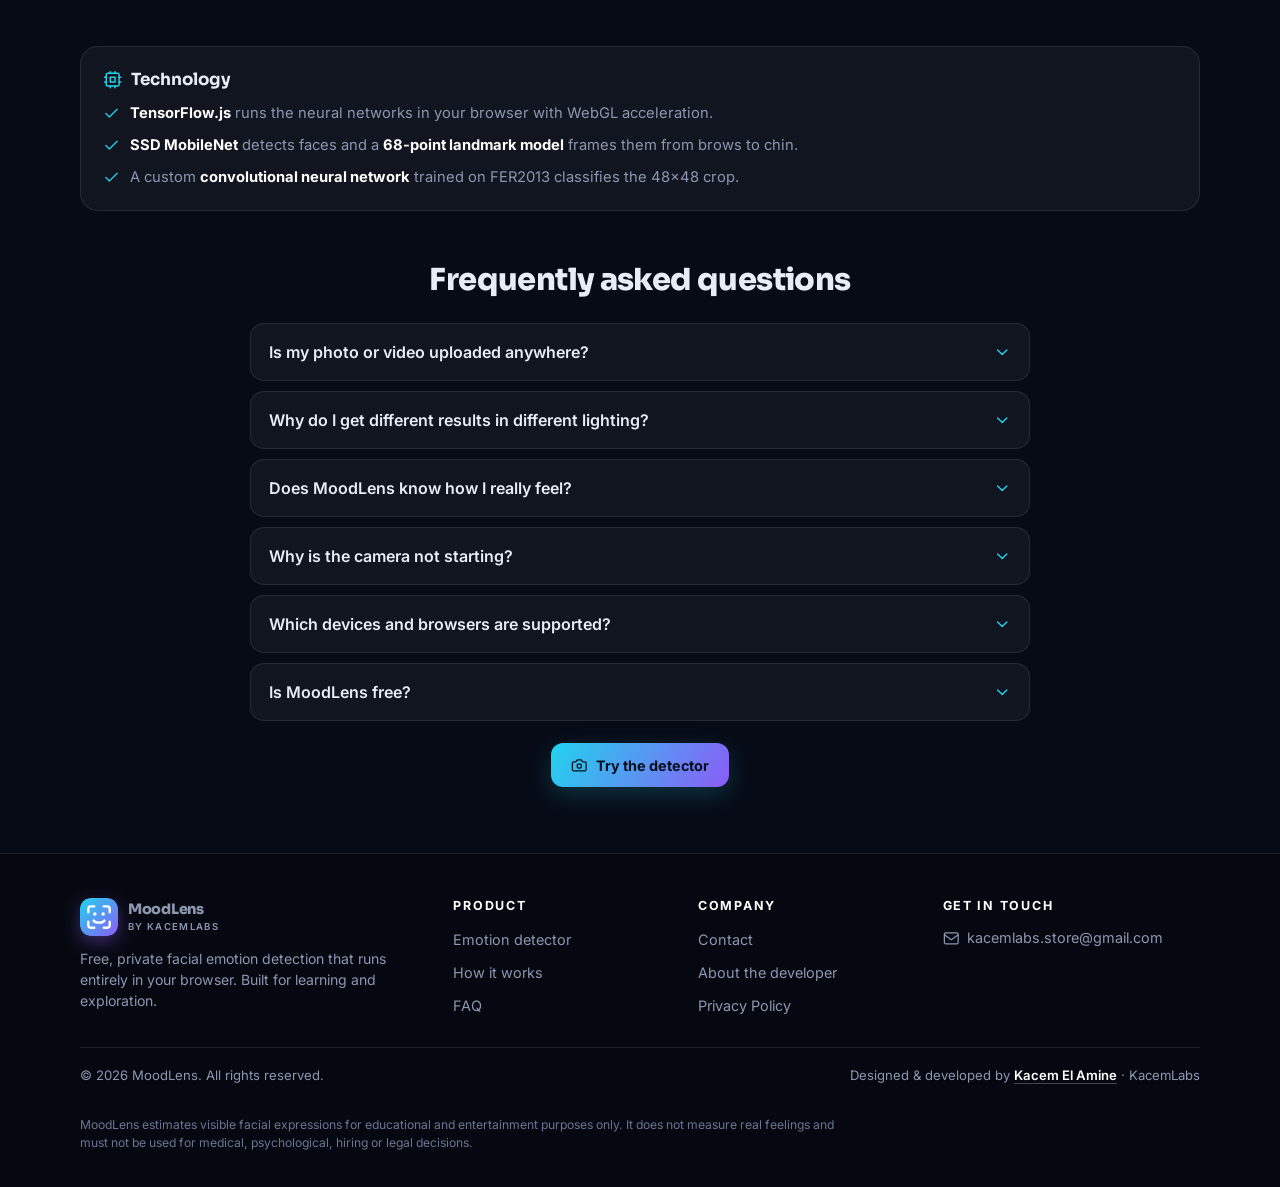
<file: public/how-it-works.html>
<!DOCTYPE html>
<html lang="en"><head><meta charset="UTF-8"><meta name="viewport" content="width=device-width, initial-scale=1, viewport-fit=cover">
<title>How MoodLens Works — Face Detection, CNN Emotion Analysis & FAQ</title><meta name="description" content="Learn how MoodLens detects faces and classifies seven emotions with a CNN trained on FER2013, entirely in your browser. Tips, limitations and FAQ.">
<meta name="robots" content="index,follow,max-image-preview:large"><meta name="theme-color" content="#070b16"><meta name="author" content="Kacem El Amine">
<meta property="og:type" content="website"><meta property="og:site_name" content="MoodLens"><meta property="og:title" content="How MoodLens Works — Face Detection, CNN Emotion Analysis & FAQ"><meta property="og:description" content="Learn how MoodLens detects faces and classifies seven emotions with a CNN trained on FER2013, entirely in your browser. Tips, limitations and FAQ.">
<meta name="twitter:card" content="summary"><meta name="twitter:title" content="How MoodLens Works — Face Detection, CNN Emotion Analysis & FAQ"><meta name="twitter:description" content="Learn how MoodLens detects faces and classifies seven emotions with a CNN trained on FER2013, entirely in your browser. Tips, limitations and FAQ.">
<link rel="icon" href="logo.svg" type="image/svg+xml"><link rel="apple-touch-icon" href="apple-touch-icon.png">
<link rel="preload" href="fonts/inter-latin-wght-normal.woff2" as="font" type="font/woff2" crossorigin>
<link rel="stylesheet" href="style.css"><script type="application/ld+json">{"@context": "https://schema.org", "@type": "FAQPage", "mainEntity": [{"@type": "Question", "name": "Is my photo or video uploaded anywhere?", "acceptedAnswer": {"@type": "Answer", "text": "No. Face detection and emotion classification run in your browser using TensorFlow.js. Camera frames and uploaded images are never sent to a server."}}, {"@type": "Question", "name": "Why do I get different results in different lighting?", "acceptedAnswer": {"@type": "Answer", "text": "The model reads pixel patterns from a small grayscale crop, so shadows, strong backlight and low resolution can change the result. Face a light source and look at the camera."}}, {"@type": "Question", "name": "Does MoodLens know how I really feel?", "acceptedAnswer": {"@type": "Answer", "text": "No. It estimates which of seven expression categories your visible facial expression most resembles. Real emotions are far more complex than a facial pose."}}, {"@type": "Question", "name": "Why is the camera not starting?", "acceptedAnswer": {"@type": "Answer", "text": "Allow camera permission in your browser. Cameras only work on secure pages (HTTPS or localhost). Make sure no other app is using the camera."}}, {"@type": "Question", "name": "Which devices and browsers are supported?", "acceptedAnswer": {"@type": "Answer", "text": "Any modern browser on desktop, tablet or phone, including Chrome, Edge, Safari and Firefox. A device with WebGL support gives the smoothest live results."}}, {"@type": "Question", "name": "Is MoodLens free?", "acceptedAnswer": {"@type": "Answer", "text": "Yes. It is free to use. If you enjoy it, you can support the project with a donation."}}]}</script></head><body>
<svg xmlns="http://www.w3.org/2000/svg" style="display:none" aria-hidden="true"><symbol id="i-menu" viewBox="0 0 24 24"><path d="M4 6h16M4 12h16M4 18h16"/></symbol><symbol id="i-close" viewBox="0 0 24 24"><path d="M18 6 6 18M6 6l12 12"/></symbol><symbol id="i-camera" viewBox="0 0 24 24"><path d="M14.5 4h-5L7 7H4a2 2 0 0 0-2 2v9a2 2 0 0 0 2 2h16a2 2 0 0 0 2-2V9a2 2 0 0 0-2-2h-3z"/><circle cx="12" cy="13" r="3.2"/></symbol><symbol id="i-camera-off" viewBox="0 0 24 24"><path d="M7 7H4a2 2 0 0 0-2 2v9a2 2 0 0 0 2 2h14M10.4 4h4.1L17 7h3a2 2 0 0 1 2 2v7.5M9.6 10.6a3.2 3.2 0 0 0 4.2 4.2"/><path d="M3 3l18 18"/></symbol><symbol id="i-upload" viewBox="0 0 24 24"><path d="M21 15v4a2 2 0 0 1-2 2H5a2 2 0 0 1-2-2v-4"/><path d="m17 8-5-5-5 5"/><path d="M12 3v12"/></symbol><symbol id="i-image" viewBox="0 0 24 24"><rect x="3" y="3" width="18" height="18" rx="2"/><circle cx="9" cy="9" r="2"/><path d="m21 15-3.1-3.1a2 2 0 0 0-2.8 0L6 21"/></symbol><symbol id="i-scan" viewBox="0 0 24 24"><path d="M3 7V5a2 2 0 0 1 2-2h2M17 3h2a2 2 0 0 1 2 2v2M21 17v2a2 2 0 0 1-2 2h-2M7 21H5a2 2 0 0 1-2-2v-2"/><circle cx="12" cy="10" r="3"/><path d="M7.5 18a5 5 0 0 1 9 0"/></symbol><symbol id="i-crop" viewBox="0 0 24 24"><path d="M6 2v14a2 2 0 0 0 2 2h14"/><path d="M18 22V8a2 2 0 0 0-2-2H2"/></symbol><symbol id="i-grid" viewBox="0 0 24 24"><rect x="3" y="3" width="18" height="18" rx="2"/><path d="M3 9h18M3 15h18M9 3v18M15 3v18"/></symbol><symbol id="i-network" viewBox="0 0 24 24"><circle cx="5" cy="6" r="2"/><circle cx="5" cy="18" r="2"/><circle cx="12" cy="12" r="2"/><circle cx="19" cy="6" r="2"/><circle cx="19" cy="18" r="2"/><path d="m7 6 3.2 5M7 18l3.2-5M13.8 11 17 7M13.8 13 17 17"/></symbol><symbol id="i-chart" viewBox="0 0 24 24"><path d="M3 3v18h18"/><path d="M7 16v-5M12 16V7M17 16v-8"/></symbol><symbol id="i-mail" viewBox="0 0 24 24"><rect width="20" height="16" x="2" y="4" rx="2"/><path d="m22 7-10 7L2 7"/></symbol><symbol id="i-send" viewBox="0 0 24 24"><path d="m22 2-7 20-4-9-9-4Z"/><path d="M22 2 11 13"/></symbol><symbol id="i-instagram" viewBox="0 0 24 24"><rect x="2" y="2" width="20" height="20" rx="5"/><path d="M16 11.37A4 4 0 1 1 12.63 8 4 4 0 0 1 16 11.37z"/><path d="M17.5 6.5h.01"/></symbol><symbol id="i-tiktok" viewBox="0 0 24 24"><path d="M9 18V5l12-2v13"/><circle cx="6" cy="18" r="3"/><circle cx="18" cy="16" r="3"/></symbol><symbol id="i-linkedin" viewBox="0 0 24 24"><path d="M16 8a6 6 0 0 1 6 6v7h-4v-7a2 2 0 0 0-4 0v7h-4v-7a6 6 0 0 1 6-6z"/><rect width="4" height="12" x="2" y="9"/><circle cx="4" cy="4" r="2"/></symbol><symbol id="i-github" viewBox="0 0 24 24"><path d="M15 22v-4a4.8 4.8 0 0 0-1-3.5c3 0 6-2 6-5.5.08-1.25-.27-2.48-1-3.5.28-1.15.28-2.35 0-3.5 0 0-1 0-3 1.5-2.64-.5-5.36-.5-8 0C6 2 5 2 5 2c-.3 1.15-.3 2.35 0 3.5A5.4 5.4 0 0 0 4 9c0 3.5 3 5.5 6 5.5-.39.49-.68 1.05-.85 1.65-.17.6-.22 1.23-.15 1.85v4"/><path d="M9 18c-4.51 2-5-2-7-2"/></symbol><symbol id="i-globe" viewBox="0 0 24 24"><circle cx="12" cy="12" r="10"/><path d="M12 2a14.5 14.5 0 0 0 0 20 14.5 14.5 0 0 0 0-20"/><path d="M2 12h20"/></symbol><symbol id="i-heart" viewBox="0 0 24 24"><path d="M19 14c1.49-1.46 3-3.21 3-5.5A5.5 5.5 0 0 0 16.5 3c-1.76 0-3 .5-4.5 2-1.5-1.5-2.74-2-4.5-2A5.5 5.5 0 0 0 2 8.5c0 2.3 1.5 4.05 3 5.5l7 7Z"/></symbol><symbol id="i-shield" viewBox="0 0 24 24"><path d="M20 13c0 5-3.5 7.5-7.66 8.95a1 1 0 0 1-.67-.01C7.5 20.5 4 18 4 13V6a1 1 0 0 1 1-1c2 0 4.5-1.2 6.24-2.72a1.17 1.17 0 0 1 1.52 0C14.51 3.81 17 5 19 5a1 1 0 0 1 1 1z"/><path d="m9 12 2 2 4-4"/></symbol><symbol id="i-sun" viewBox="0 0 24 24"><circle cx="12" cy="12" r="4"/><path d="M12 2v2M12 20v2M4.93 4.93l1.41 1.41M17.66 17.66l1.41 1.41M2 12h2M20 12h2M6.34 17.66l-1.41 1.41M19.07 4.93l-1.41 1.41"/></symbol><symbol id="i-user" viewBox="0 0 24 24"><circle cx="12" cy="8" r="4"/><path d="M4 21a8 8 0 0 1 16 0"/></symbol><symbol id="i-users" viewBox="0 0 24 24"><circle cx="9" cy="8" r="3.5"/><path d="M2 21a7 7 0 0 1 14 0M16 4.3a3.5 3.5 0 0 1 0 7M22 21a7 7 0 0 0-4-6.3"/></symbol><symbol id="i-bulb" viewBox="0 0 24 24"><path d="M15 14c.2-1 .7-1.7 1.5-2.5 1-.9 1.5-2.2 1.5-3.5A6 6 0 0 0 6 8c0 1 .2 2.2 1.5 3.5.7.7 1.3 1.5 1.5 2.5"/><path d="M9 18h6M10 22h4"/></symbol><symbol id="i-check" viewBox="0 0 24 24"><path d="M20 6 9 17l-5-5"/></symbol><symbol id="i-chevron" viewBox="0 0 24 24"><path d="m6 9 6 6 6-6"/></symbol><symbol id="i-arrow" viewBox="0 0 24 24"><path d="M5 12h14M12 5l7 7-7 7"/></symbol><symbol id="i-info" viewBox="0 0 24 24"><circle cx="12" cy="12" r="10"/><path d="M12 16v-4M12 8h.01"/></symbol><symbol id="i-lock" viewBox="0 0 24 24"><rect x="3" y="11" width="18" height="11" rx="2"/><path d="M7 11V7a5 5 0 0 1 10 0v4"/></symbol><symbol id="i-cpu" viewBox="0 0 24 24"><rect x="4" y="4" width="16" height="16" rx="2"/><rect x="9" y="9" width="6" height="6"/><path d="M15 2v2M15 20v2M2 15h2M2 9h2M20 15h2M20 9h2M9 2v2M9 20v2"/></symbol><symbol id="i-alert" viewBox="0 0 24 24"><path d="m21.73 18-8-14a2 2 0 0 0-3.48 0l-8 14A2 2 0 0 0 4 21h16a2 2 0 0 0 1.73-3z"/><path d="M12 9v4M12 17h.01"/></symbol><symbol id="i-frame" viewBox="0 0 24 24"><path d="M3 7V5a2 2 0 0 1 2-2h2M17 3h2a2 2 0 0 1 2 2v2M21 17v2a2 2 0 0 1-2 2h-2M7 21H5a2 2 0 0 1-2-2v-2"/></symbol><symbol id="face-happy" viewBox="0 0 24 24"><circle cx="12" cy="12" r="10"/><path d="M8.8 9.6h.01M15.2 9.6h.01" stroke-width="2.6"/><path d="M7.8 14c.9 2.3 2.4 3.4 4.2 3.4s3.3-1.1 4.2-3.4z" /></symbol><symbol id="face-sad" viewBox="0 0 24 24"><circle cx="12" cy="12" r="10"/><path d="M8.8 9.6h.01M15.2 9.6h.01" stroke-width="2.6"/><path d="M8 17c1-1.6 2.3-2.4 4-2.4s3 .8 4 2.4"/></symbol><symbol id="face-angry" viewBox="0 0 24 24"><circle cx="12" cy="12" r="10"/><path d="m6.8 7.4 3.4 1.6M17.2 7.4 13.8 9"/><path d="M8.8 11h.01M15.2 11h.01" stroke-width="2.6"/><path d="M8.5 16.4c1-1.2 2.2-1.8 3.5-1.8s2.5.6 3.5 1.8"/></symbol><symbol id="face-disgust" viewBox="0 0 24 24"><circle cx="12" cy="12" r="10"/><path d="M7.6 9.8h2.4M14 9.8h2.4"/><path d="M8 15.6c1.2-1.4 2.6 1.4 4 0s2.8 1.4 4 0"/><path d="M10.2 12.6c0 1.1 1 2 1.8 2"/></symbol><symbol id="face-fear" viewBox="0 0 24 24"><circle cx="12" cy="12" r="10"/><path d="m7 7 3-1M17 7l-3-1"/><circle cx="9" cy="10" r="1.3"/><circle cx="15" cy="10" r="1.3"/><ellipse cx="12" cy="16" rx="2.2" ry="2.6"/></symbol><symbol id="face-surprise" viewBox="0 0 24 24"><circle cx="12" cy="12" r="10"/><path d="M7.2 7.2c.9-.9 2.2-.9 3 0M13.8 7.2c.9-.9 2.2-.9 3 0"/><path d="M8.8 10.4h.01M15.2 10.4h.01" stroke-width="2.6"/><circle cx="12" cy="16" r="2.3"/></symbol><symbol id="face-neutral" viewBox="0 0 24 24"><circle cx="12" cy="12" r="10"/><path d="M8.8 9.6h.01M15.2 9.6h.01" stroke-width="2.6"/><path d="M9 15.6h6"/></symbol></svg>
<div class="bg" aria-hidden="true"><i class="orb o1"></i><i class="orb o2"></i><i class="orb o3"></i></div>
<a href="#main" class="skip">Skip to content</a><header class="nav"><div class="wrap">
<a class="brand" href="index.html" aria-label="MoodLens home"><img src="logo.svg" alt="MoodLens logo" width="38" height="38"><div>MoodLens<small>by KacemLabs</small></div></a>
<nav class="links" id="links" aria-label="Main"><a class="l" href="index.html">Detector</a><a class="l on" href="how-it-works.html" aria-current="page">How it works</a><a class="l" href="contact.html">Contact</a></nav>
<div class="nav-r"><a class="btn donate sm" href="https://ko-fi.com/kacemlabs/" target="_blank" rel="noopener"><svg class="ic " aria-hidden="true"><use href="#i-heart"/></svg><span>Donate</span></a>
<button class="burger" id="burger" aria-label="Open menu" aria-expanded="false" aria-controls="links"><svg class="ic " aria-hidden="true"><use href="#i-menu"/></svg></button></div>
</div></header>
<main id="main" class="wrap">
<section class="hero"><span class="eyebrow fu">Under the hood</span><h1 class="fu d1">How <span class="grad">MoodLens</span> works</h1>
<p class="fu d2">From a camera frame to an emotion score in five steps, all on your device in a fraction of a second.</p></section>
<section class="sec" style="padding-top:20px"><div class="flow"><div class="card fstep rv" style="--i:0;--d:0.0s"><div class="i-box"><svg class="ic " aria-hidden="true"><use href="#i-frame"/></svg></div><div class="n">Step 1</div><h3>Capture</h3><p>Your camera frame or uploaded photo is read locally.</p></div><div class="card fstep rv" style="--i:1;--d:0.08s"><div class="i-box"><svg class="ic " aria-hidden="true"><use href="#i-scan"/></svg></div><div class="n">Step 2</div><h3>Detect face</h3><p>A neural detector finds the largest face and its position.</p></div><div class="card fstep rv" style="--i:2;--d:0.16s"><div class="i-box"><svg class="ic " aria-hidden="true"><use href="#i-crop"/></svg></div><div class="n">Step 3</div><h3>Align and crop</h3><p>68 facial landmarks frame the face from brows to chin.</p></div><div class="card fstep rv" style="--i:3;--d:0.24s"><div class="i-box"><svg class="ic " aria-hidden="true"><use href="#i-grid"/></svg></div><div class="n">Step 4</div><h3>Prepare input</h3><p>The crop becomes a 48×48 grayscale image, contrast-balanced.</p></div><div class="card fstep rv" style="--i:4;--d:0.32s"><div class="i-box"><svg class="ic " aria-hidden="true"><use href="#i-network"/></svg></div><div class="n">Step 5</div><h3>Classify</h3><p>A CNN outputs a probability for each of the 7 emotions.</p></div></div></section>
<section class="sec"><div class="sec-h rv"><h2>What happens to your face</h2><p>A closer look at the key stages.</p></div><div class="demo">
<div class="card dcard rv"><div class="dvis"><div class="dscan"></div><svg viewBox="0 0 24 24" class="ic bracket" style="width:96px;height:96px;stroke-width:.9;color:#22d3ee"><use href="#i-frame"/></svg><svg viewBox="0 0 24 24" class="ic" style="position:absolute;width:52px;height:52px;stroke-width:1.2;color:#cbd5e1"><use href="#face-neutral"/></svg></div><h3>Detect and frame</h3><p>The face is located and tightly framed.</p></div>
<div class="card dcard rv" style="--d:.1s"><div class="dvis"><div class="pix"><i style="--o:0.30;--t:0.73s"></i><i style="--o:0.70;--t:1.15s"></i><i style="--o:0.15;--t:0.16s"></i><i style="--o:0.70;--t:1.32s"></i><i style="--o:0.50;--t:1.92s"></i><i style="--o:0.15;--t:0.53s"></i><i style="--o:0.90;--t:0.86s"></i><i style="--o:0.30;--t:1.98s"></i><i style="--o:0.50;--t:0.51s"></i><i style="--o:0.15;--t:1.99s"></i><i style="--o:0.50;--t:1.92s"></i><i style="--o:0.30;--t:0.40s"></i><i style="--o:0.50;--t:1.50s"></i><i style="--o:0.50;--t:0.21s"></i><i style="--o:0.90;--t:0.81s"></i><i style="--o:0.70;--t:1.21s"></i><i style="--o:0.30;--t:0.59s"></i><i style="--o:0.50;--t:0.21s"></i><i style="--o:0.90;--t:2.02s"></i><i style="--o:0.15;--t:2.18s"></i><i style="--o:0.90;--t:1.69s"></i><i style="--o:0.50;--t:2.04s"></i><i style="--o:0.90;--t:0.47s"></i><i style="--o:0.70;--t:1.44s"></i><i style="--o:0.70;--t:1.08s"></i><i style="--o:0.30;--t:0.73s"></i><i style="--o:0.15;--t:0.19s"></i><i style="--o:0.70;--t:1.50s"></i><i style="--o:0.50;--t:1.25s"></i><i style="--o:0.70;--t:1.68s"></i><i style="--o:0.30;--t:2.39s"></i><i style="--o:0.30;--t:0.16s"></i><i style="--o:0.30;--t:1.52s"></i><i style="--o:0.70;--t:0.66s"></i><i style="--o:0.50;--t:1.05s"></i><i style="--o:0.90;--t:0.77s"></i><i style="--o:0.90;--t:0.48s"></i><i style="--o:0.50;--t:0.24s"></i><i style="--o:0.15;--t:1.70s"></i><i style="--o:0.50;--t:1.84s"></i><i style="--o:0.90;--t:2.07s"></i><i style="--o:0.15;--t:0.79s"></i><i style="--o:0.30;--t:0.70s"></i><i style="--o:0.15;--t:0.10s"></i><i style="--o:0.15;--t:2.15s"></i><i style="--o:0.50;--t:1.76s"></i><i style="--o:0.50;--t:0.04s"></i><i style="--o:0.50;--t:0.77s"></i><i style="--o:0.30;--t:1.86s"></i><i style="--o:0.70;--t:2.07s"></i><i style="--o:0.90;--t:1.63s"></i><i style="--o:0.15;--t:0.70s"></i><i style="--o:0.30;--t:2.15s"></i><i style="--o:0.50;--t:0.33s"></i><i style="--o:0.70;--t:1.44s"></i><i style="--o:0.30;--t:0.80s"></i><i style="--o:0.15;--t:0.87s"></i><i style="--o:0.70;--t:0.41s"></i><i style="--o:0.50;--t:2.39s"></i><i style="--o:0.90;--t:0.23s"></i><i style="--o:0.30;--t:1.02s"></i><i style="--o:0.30;--t:0.27s"></i><i style="--o:0.15;--t:0.13s"></i><i style="--o:0.30;--t:1.43s"></i><i style="--o:0.30;--t:1.46s"></i><i style="--o:0.90;--t:1.18s"></i><i style="--o:0.30;--t:0.77s"></i><i style="--o:0.15;--t:0.29s"></i><i style="--o:0.90;--t:0.70s"></i><i style="--o:0.70;--t:1.56s"></i><i style="--o:0.30;--t:1.15s"></i><i style="--o:0.30;--t:1.05s"></i><i style="--o:0.70;--t:0.09s"></i><i style="--o:0.70;--t:1.06s"></i><i style="--o:0.70;--t:1.99s"></i><i style="--o:0.70;--t:0.45s"></i><i style="--o:0.15;--t:0.61s"></i><i style="--o:0.30;--t:1.26s"></i><i style="--o:0.30;--t:1.00s"></i><i style="--o:0.50;--t:0.34s"></i><i style="--o:0.15;--t:2.14s"></i><i style="--o:0.50;--t:1.36s"></i><i style="--o:0.90;--t:0.97s"></i><i style="--o:0.15;--t:1.19s"></i><i style="--o:0.15;--t:1.03s"></i><i style="--o:0.90;--t:2.16s"></i><i style="--o:0.30;--t:0.81s"></i><i style="--o:0.70;--t:1.92s"></i><i style="--o:0.50;--t:1.96s"></i><i style="--o:0.90;--t:0.52s"></i><i style="--o:0.50;--t:0.81s"></i><i style="--o:0.70;--t:2.30s"></i><i style="--o:0.15;--t:2.06s"></i><i style="--o:0.50;--t:2.31s"></i><i style="--o:0.30;--t:0.11s"></i><i style="--o:0.90;--t:0.31s"></i><i style="--o:0.50;--t:1.60s"></i><i style="--o:0.15;--t:2.09s"></i><i style="--o:0.70;--t:1.37s"></i><i style="--o:0.70;--t:2.23s"></i><i style="--o:0.30;--t:1.92s"></i><i style="--o:0.30;--t:2.21s"></i><i style="--o:0.15;--t:1.46s"></i><i style="--o:0.50;--t:0.28s"></i><i style="--o:0.70;--t:2.11s"></i><i style="--o:0.90;--t:0.13s"></i><i style="--o:0.30;--t:0.39s"></i><i style="--o:0.90;--t:0.79s"></i><i style="--o:0.90;--t:1.86s"></i><i style="--o:0.70;--t:2.20s"></i><i style="--o:0.70;--t:0.06s"></i><i style="--o:0.15;--t:1.67s"></i><i style="--o:0.15;--t:1.17s"></i><i style="--o:0.50;--t:1.46s"></i><i style="--o:0.30;--t:0.10s"></i><i style="--o:0.15;--t:1.84s"></i><i style="--o:0.90;--t:2.17s"></i><i style="--o:0.50;--t:2.01s"></i><i style="--o:0.15;--t:0.20s"></i><i style="--o:0.90;--t:1.09s"></i><i style="--o:0.30;--t:1.89s"></i><i style="--o:0.50;--t:0.93s"></i><i style="--o:0.70;--t:2.05s"></i><i style="--o:0.70;--t:0.23s"></i><i style="--o:0.15;--t:2.20s"></i><i style="--o:0.50;--t:1.23s"></i><i style="--o:0.70;--t:1.00s"></i><i style="--o:0.70;--t:0.16s"></i><i style="--o:0.30;--t:1.53s"></i><i style="--o:0.70;--t:1.01s"></i><i style="--o:0.90;--t:0.40s"></i><i style="--o:0.30;--t:0.42s"></i><i style="--o:0.30;--t:0.78s"></i><i style="--o:0.50;--t:0.62s"></i><i style="--o:0.15;--t:1.71s"></i><i style="--o:0.15;--t:1.56s"></i><i style="--o:0.15;--t:1.31s"></i><i style="--o:0.70;--t:1.89s"></i><i style="--o:0.90;--t:1.16s"></i><i style="--o:0.15;--t:1.25s"></i><i style="--o:0.70;--t:2.03s"></i><i style="--o:0.50;--t:0.55s"></i><i style="--o:0.30;--t:2.37s"></i><i style="--o:0.15;--t:1.62s"></i></div></div><h3>48×48 grayscale</h3><p>The exact format the CNN was trained on.</p></div>
<div class="card dcard rv" style="--d:.2s"><div class="dvis"><div class="mini"><div class="row"><div class="t"><span style="color:#facc15"><svg class="ic" aria-hidden="true"><use href="#face-happy"/></svg><b style="color:#e8ecf6;font-weight:600">Happy</b></span></div><div class="track"><div class="fill" style="background:#facc15;--w1:70%;--w2:88%;width:70%"></div></div></div><div class="row"><div class="t"><span style="color:#94a3b8"><svg class="ic" aria-hidden="true"><use href="#face-neutral"/></svg><b style="color:#e8ecf6;font-weight:600">Neutral</b></span></div><div class="track"><div class="fill" style="background:#94a3b8;--w1:18%;--w2:8%;width:18%"></div></div></div><div class="row"><div class="t"><span style="color:#f472b6"><svg class="ic" aria-hidden="true"><use href="#face-surprise"/></svg><b style="color:#e8ecf6;font-weight:600">Surprise</b></span></div><div class="track"><div class="fill" style="background:#f472b6;--w1:8%;--w2:14%;width:8%"></div></div></div></div></div><h3>Probabilities</h3><p>Each emotion gets a confidence score.</p></div></div></section>
<section class="sec"><div class="sec-h rv"><h2>The seven emotions</h2><p>Categories come from the FER2013 facial expression dataset.</p></div><div class="eg"><div class="card ecard rv" style="--c:#ef4444;--d:0.0s"><div style="color:#ef4444"><svg class="ic" aria-hidden="true"><use href="#face-angry"/></svg></div><h3>Angry</h3><p>Furrowed, lowered brows, tense eyes and pressed lips.</p></div><div class="card ecard rv" style="--c:#84cc16;--d:0.05s"><div style="color:#84cc16"><svg class="ic" aria-hidden="true"><use href="#face-disgust"/></svg></div><h3>Disgust</h3><p>Wrinkled nose, raised upper lip and narrowed eyes.</p></div><div class="card ecard rv" style="--c:#a78bfa;--d:0.1s"><div style="color:#a78bfa"><svg class="ic" aria-hidden="true"><use href="#face-fear"/></svg></div><h3>Fear</h3><p>Raised brows, wide eyes and a tense, open mouth.</p></div><div class="card ecard rv" style="--c:#facc15;--d:0.15000000000000002s"><div style="color:#facc15"><svg class="ic" aria-hidden="true"><use href="#face-happy"/></svg></div><h3>Happy</h3><p>Raised cheeks, crinkled eyes and upturned lip corners.</p></div><div class="card ecard rv" style="--c:#60a5fa;--d:0.2s"><div style="color:#60a5fa"><svg class="ic" aria-hidden="true"><use href="#face-sad"/></svg></div><h3>Sad</h3><p>Drooping lip corners, lowered gaze and inner brows lifted.</p></div><div class="card ecard rv" style="--c:#f472b6;--d:0.25s"><div style="color:#f472b6"><svg class="ic" aria-hidden="true"><use href="#face-surprise"/></svg></div><h3>Surprise</h3><p>Arched brows, widened eyes and a dropped jaw.</p></div><div class="card ecard rv" style="--c:#94a3b8;--d:0.30000000000000004s"><div style="color:#94a3b8"><svg class="ic" aria-hidden="true"><use href="#face-neutral"/></svg></div><h3>Neutral</h3><p>A relaxed face with no strong muscle movement.</p></div></div></section>
<section class="sec"><div class="two">
<div class="card rv"><h3 class="h"><svg class="ic " aria-hidden="true"><use href="#i-bulb"/></svg>Tips for accurate results</h3><ul class="list"><li><svg class="ic " aria-hidden="true"><use href="#i-check"/></svg><span>Use even, front-facing light; avoid harsh shadows.</span></li><li><svg class="ic " aria-hidden="true"><use href="#i-check"/></svg><span>Look toward the camera with your whole face visible.</span></li><li><svg class="ic " aria-hidden="true"><use href="#i-check"/></svg><span>Remove sunglasses, masks or hands covering the face.</span></li><li><svg class="ic " aria-hidden="true"><use href="#i-check"/></svg><span>Keep a natural distance, about an arm&rsquo;s length.</span></li><li><svg class="ic " aria-hidden="true"><use href="#i-check"/></svg><span>Use a sharp, high-resolution photo for uploads.</span></li></ul></div>
<div class="card rv" style="--d:.1s"><h3 class="h"><svg class="ic " aria-hidden="true"><use href="#i-alert"/></svg>Limitations</h3><ul class="list"><li><svg class="ic " aria-hidden="true"><use href="#i-check"/></svg><span>It detects facial expressions, not true feelings.</span></li><li><svg class="ic " aria-hidden="true"><use href="#i-check"/></svg><span>Accuracy varies with lighting, pose, age and image quality.</span></li><li><svg class="ic " aria-hidden="true"><use href="#i-check"/></svg><span>Subtle, mixed or culturally specific expressions are hard to classify.</span></li><li><svg class="ic " aria-hidden="true"><use href="#i-check"/></svg><span>Not suitable for medical, hiring, security or legal decisions.</span></li></ul></div></div></section>
<section class="sec"><div class="card rv" style="padding:22px"><h3 class="h"><svg class="ic " aria-hidden="true"><use href="#i-cpu"/></svg>Technology</h3><ul class="list"><li><svg class="ic " aria-hidden="true"><use href="#i-check"/></svg><span><b style="color:#fff">TensorFlow.js</b> runs the neural networks in your browser with WebGL acceleration.</span></li><li><svg class="ic " aria-hidden="true"><use href="#i-check"/></svg><span><b style="color:#fff">SSD MobileNet</b> detects faces and a <b style="color:#fff">68-point landmark model</b> frames them from brows to chin.</span></li><li><svg class="ic " aria-hidden="true"><use href="#i-check"/></svg><span>A custom <b style="color:#fff">convolutional neural network</b> trained on FER2013 classifies the 48×48 crop.</span></li></ul></div></section>
<section class="sec faq" id="faq"><div class="sec-h rv"><h2>Frequently asked questions</h2></div><div style="max-width:780px;margin:0 auto"><details class="rv"><summary>Is my photo or video uploaded anywhere?<svg class="ic " aria-hidden="true"><use href="#i-chevron"/></svg></summary><p>No. Face detection and emotion classification run in your browser using TensorFlow.js. Camera frames and uploaded images are never sent to a server.</p></details><details class="rv"><summary>Why do I get different results in different lighting?<svg class="ic " aria-hidden="true"><use href="#i-chevron"/></svg></summary><p>The model reads pixel patterns from a small grayscale crop, so shadows, strong backlight and low resolution can change the result. Face a light source and look at the camera.</p></details><details class="rv"><summary>Does MoodLens know how I really feel?<svg class="ic " aria-hidden="true"><use href="#i-chevron"/></svg></summary><p>No. It estimates which of seven expression categories your visible facial expression most resembles. Real emotions are far more complex than a facial pose.</p></details><details class="rv"><summary>Why is the camera not starting?<svg class="ic " aria-hidden="true"><use href="#i-chevron"/></svg></summary><p>Allow camera permission in your browser. Cameras only work on secure pages (HTTPS or localhost). Make sure no other app is using the camera.</p></details><details class="rv"><summary>Which devices and browsers are supported?<svg class="ic " aria-hidden="true"><use href="#i-chevron"/></svg></summary><p>Any modern browser on desktop, tablet or phone, including Chrome, Edge, Safari and Firefox. A device with WebGL support gives the smoothest live results.</p></details><details class="rv"><summary>Is MoodLens free?<svg class="ic " aria-hidden="true"><use href="#i-chevron"/></svg></summary><p>Yes. It is free to use. If you enjoy it, you can support the project with a donation.</p></details></div>
<div class="cta rv"><a class="btn" href="index.html"><svg class="ic " aria-hidden="true"><use href="#i-camera"/></svg>Try the detector</a></div></section>
</main>
<footer><div class="wrap">
<div class="fgrid">
<div><a class="brand" href="index.html"><img src="logo.svg" alt="MoodLens logo" width="38" height="38"><div>MoodLens<small>by KacemLabs</small></div></a>
<p>Free, private facial emotion detection that runs entirely in your browser. Built for learning and exploration.</p></div>
<div><h4>Product</h4><ul><li><a href="index.html">Emotion detector</a></li><li><a href="how-it-works.html">How it works</a></li><li><a href="how-it-works.html#faq">FAQ</a></li></ul></div>
<div><h4>Company</h4><ul><li><a href="contact.html">Contact</a></li><li><a href="contact.html#about">About the developer</a></li><li><a href="privacy.html">Privacy Policy</a></li></ul></div>
<div><h4>Get in touch</h4><ul><li><a class="fmail" href="mailto:kacemlabs.store@gmail.com"><svg class="ic " aria-hidden="true"><use href="#i-mail"/></svg>kacemlabs.store@gmail.com</a></li></ul></div>
</div>
<div class="fbar"><span>&copy; <span class="yr">2026</span> MoodLens. All rights reserved.</span>
<span>Designed &amp; developed by <a href="https://portfolio-two-sage-55.vercel.app/" target="_blank" rel="noopener">Kacem El Amine</a> &middot; KacemLabs</span></div>
<p class="disc">MoodLens estimates visible facial expressions for educational and entertainment purposes only. It does not measure real feelings and must not be used for medical, psychological, hiring or legal decisions.</p>
</div></footer>
<script src="common.js"></script></body></html>
</file>
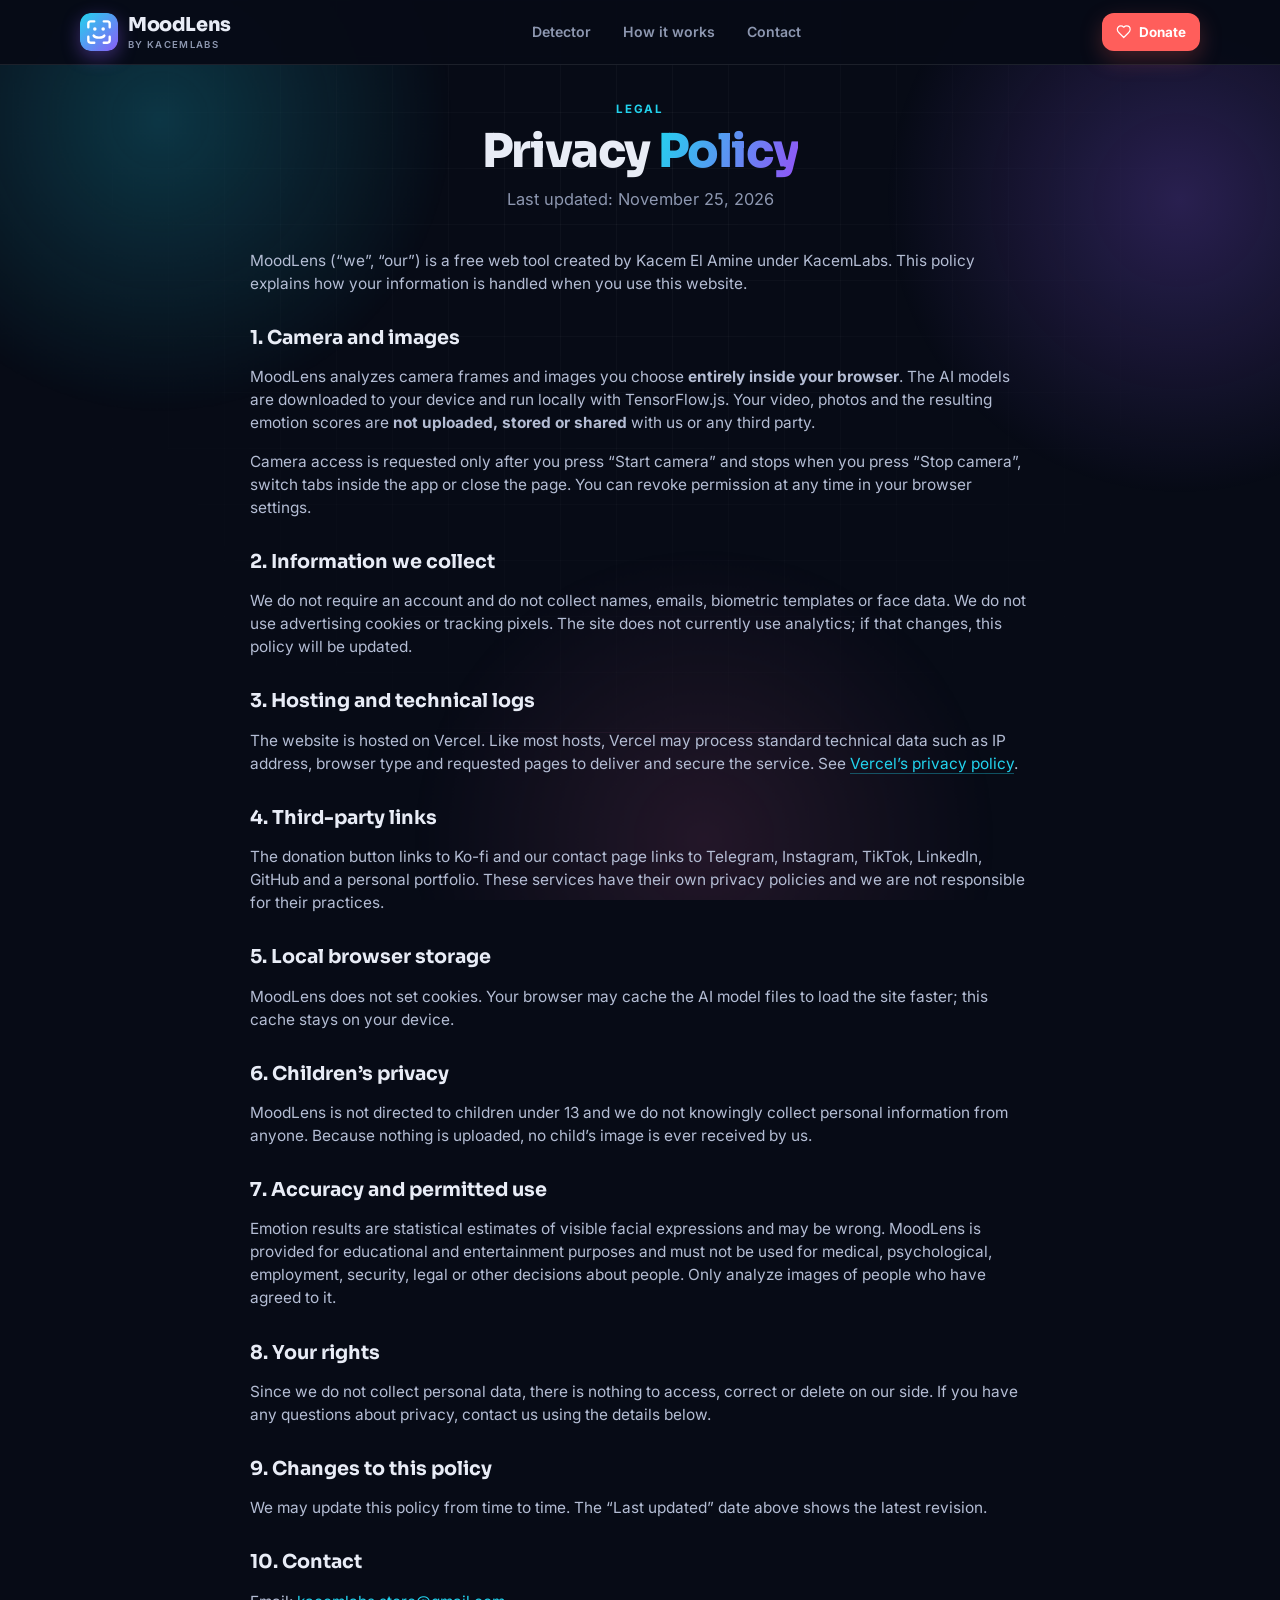
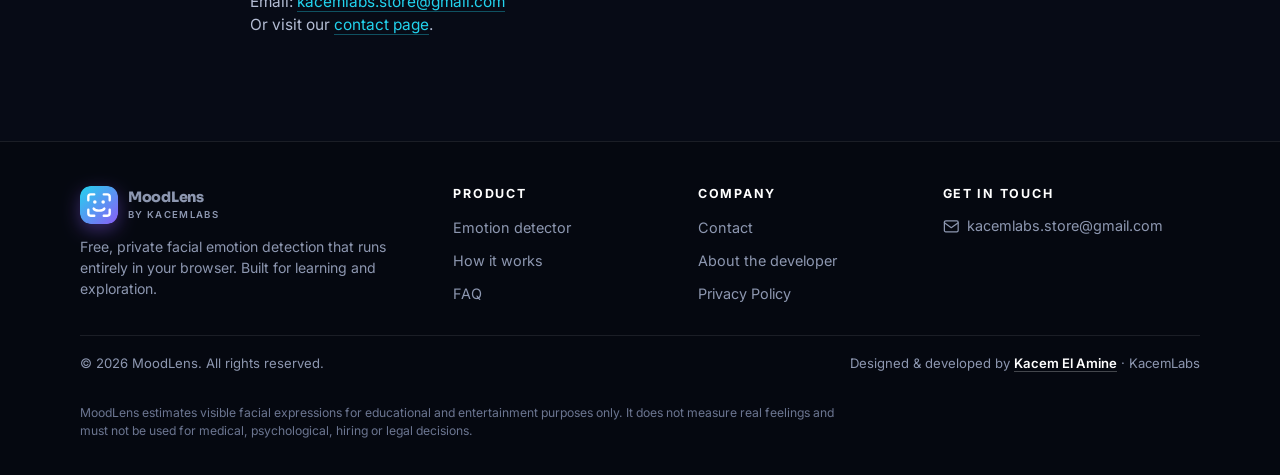
<file: public/privacy.html>
<!DOCTYPE html>
<html lang="en"><head><meta charset="UTF-8"><meta name="viewport" content="width=device-width, initial-scale=1, viewport-fit=cover">
<title>Privacy Policy — MoodLens</title><meta name="description" content="MoodLens privacy policy: your camera and photos are processed locally in your browser and never uploaded. Learn what data we do and do not collect.">
<meta name="robots" content="index,follow,max-image-preview:large"><meta name="theme-color" content="#070b16"><meta name="author" content="Kacem El Amine">
<meta property="og:type" content="website"><meta property="og:site_name" content="MoodLens"><meta property="og:title" content="Privacy Policy — MoodLens"><meta property="og:description" content="MoodLens privacy policy: your camera and photos are processed locally in your browser and never uploaded. Learn what data we do and do not collect.">
<meta name="twitter:card" content="summary"><meta name="twitter:title" content="Privacy Policy — MoodLens"><meta name="twitter:description" content="MoodLens privacy policy: your camera and photos are processed locally in your browser and never uploaded. Learn what data we do and do not collect.">
<link rel="icon" href="logo.svg" type="image/svg+xml"><link rel="apple-touch-icon" href="apple-touch-icon.png">
<link rel="preload" href="fonts/inter-latin-wght-normal.woff2" as="font" type="font/woff2" crossorigin>
<link rel="stylesheet" href="style.css"></head><body>
<svg xmlns="http://www.w3.org/2000/svg" style="display:none" aria-hidden="true"><symbol id="i-menu" viewBox="0 0 24 24"><path d="M4 6h16M4 12h16M4 18h16"/></symbol><symbol id="i-close" viewBox="0 0 24 24"><path d="M18 6 6 18M6 6l12 12"/></symbol><symbol id="i-camera" viewBox="0 0 24 24"><path d="M14.5 4h-5L7 7H4a2 2 0 0 0-2 2v9a2 2 0 0 0 2 2h16a2 2 0 0 0 2-2V9a2 2 0 0 0-2-2h-3z"/><circle cx="12" cy="13" r="3.2"/></symbol><symbol id="i-camera-off" viewBox="0 0 24 24"><path d="M7 7H4a2 2 0 0 0-2 2v9a2 2 0 0 0 2 2h14M10.4 4h4.1L17 7h3a2 2 0 0 1 2 2v7.5M9.6 10.6a3.2 3.2 0 0 0 4.2 4.2"/><path d="M3 3l18 18"/></symbol><symbol id="i-upload" viewBox="0 0 24 24"><path d="M21 15v4a2 2 0 0 1-2 2H5a2 2 0 0 1-2-2v-4"/><path d="m17 8-5-5-5 5"/><path d="M12 3v12"/></symbol><symbol id="i-image" viewBox="0 0 24 24"><rect x="3" y="3" width="18" height="18" rx="2"/><circle cx="9" cy="9" r="2"/><path d="m21 15-3.1-3.1a2 2 0 0 0-2.8 0L6 21"/></symbol><symbol id="i-scan" viewBox="0 0 24 24"><path d="M3 7V5a2 2 0 0 1 2-2h2M17 3h2a2 2 0 0 1 2 2v2M21 17v2a2 2 0 0 1-2 2h-2M7 21H5a2 2 0 0 1-2-2v-2"/><circle cx="12" cy="10" r="3"/><path d="M7.5 18a5 5 0 0 1 9 0"/></symbol><symbol id="i-crop" viewBox="0 0 24 24"><path d="M6 2v14a2 2 0 0 0 2 2h14"/><path d="M18 22V8a2 2 0 0 0-2-2H2"/></symbol><symbol id="i-grid" viewBox="0 0 24 24"><rect x="3" y="3" width="18" height="18" rx="2"/><path d="M3 9h18M3 15h18M9 3v18M15 3v18"/></symbol><symbol id="i-network" viewBox="0 0 24 24"><circle cx="5" cy="6" r="2"/><circle cx="5" cy="18" r="2"/><circle cx="12" cy="12" r="2"/><circle cx="19" cy="6" r="2"/><circle cx="19" cy="18" r="2"/><path d="m7 6 3.2 5M7 18l3.2-5M13.8 11 17 7M13.8 13 17 17"/></symbol><symbol id="i-chart" viewBox="0 0 24 24"><path d="M3 3v18h18"/><path d="M7 16v-5M12 16V7M17 16v-8"/></symbol><symbol id="i-mail" viewBox="0 0 24 24"><rect width="20" height="16" x="2" y="4" rx="2"/><path d="m22 7-10 7L2 7"/></symbol><symbol id="i-send" viewBox="0 0 24 24"><path d="m22 2-7 20-4-9-9-4Z"/><path d="M22 2 11 13"/></symbol><symbol id="i-instagram" viewBox="0 0 24 24"><rect x="2" y="2" width="20" height="20" rx="5"/><path d="M16 11.37A4 4 0 1 1 12.63 8 4 4 0 0 1 16 11.37z"/><path d="M17.5 6.5h.01"/></symbol><symbol id="i-tiktok" viewBox="0 0 24 24"><path d="M9 18V5l12-2v13"/><circle cx="6" cy="18" r="3"/><circle cx="18" cy="16" r="3"/></symbol><symbol id="i-linkedin" viewBox="0 0 24 24"><path d="M16 8a6 6 0 0 1 6 6v7h-4v-7a2 2 0 0 0-4 0v7h-4v-7a6 6 0 0 1 6-6z"/><rect width="4" height="12" x="2" y="9"/><circle cx="4" cy="4" r="2"/></symbol><symbol id="i-github" viewBox="0 0 24 24"><path d="M15 22v-4a4.8 4.8 0 0 0-1-3.5c3 0 6-2 6-5.5.08-1.25-.27-2.48-1-3.5.28-1.15.28-2.35 0-3.5 0 0-1 0-3 1.5-2.64-.5-5.36-.5-8 0C6 2 5 2 5 2c-.3 1.15-.3 2.35 0 3.5A5.4 5.4 0 0 0 4 9c0 3.5 3 5.5 6 5.5-.39.49-.68 1.05-.85 1.65-.17.6-.22 1.23-.15 1.85v4"/><path d="M9 18c-4.51 2-5-2-7-2"/></symbol><symbol id="i-globe" viewBox="0 0 24 24"><circle cx="12" cy="12" r="10"/><path d="M12 2a14.5 14.5 0 0 0 0 20 14.5 14.5 0 0 0 0-20"/><path d="M2 12h20"/></symbol><symbol id="i-heart" viewBox="0 0 24 24"><path d="M19 14c1.49-1.46 3-3.21 3-5.5A5.5 5.5 0 0 0 16.5 3c-1.76 0-3 .5-4.5 2-1.5-1.5-2.74-2-4.5-2A5.5 5.5 0 0 0 2 8.5c0 2.3 1.5 4.05 3 5.5l7 7Z"/></symbol><symbol id="i-shield" viewBox="0 0 24 24"><path d="M20 13c0 5-3.5 7.5-7.66 8.95a1 1 0 0 1-.67-.01C7.5 20.5 4 18 4 13V6a1 1 0 0 1 1-1c2 0 4.5-1.2 6.24-2.72a1.17 1.17 0 0 1 1.52 0C14.51 3.81 17 5 19 5a1 1 0 0 1 1 1z"/><path d="m9 12 2 2 4-4"/></symbol><symbol id="i-sun" viewBox="0 0 24 24"><circle cx="12" cy="12" r="4"/><path d="M12 2v2M12 20v2M4.93 4.93l1.41 1.41M17.66 17.66l1.41 1.41M2 12h2M20 12h2M6.34 17.66l-1.41 1.41M19.07 4.93l-1.41 1.41"/></symbol><symbol id="i-user" viewBox="0 0 24 24"><circle cx="12" cy="8" r="4"/><path d="M4 21a8 8 0 0 1 16 0"/></symbol><symbol id="i-users" viewBox="0 0 24 24"><circle cx="9" cy="8" r="3.5"/><path d="M2 21a7 7 0 0 1 14 0M16 4.3a3.5 3.5 0 0 1 0 7M22 21a7 7 0 0 0-4-6.3"/></symbol><symbol id="i-bulb" viewBox="0 0 24 24"><path d="M15 14c.2-1 .7-1.7 1.5-2.5 1-.9 1.5-2.2 1.5-3.5A6 6 0 0 0 6 8c0 1 .2 2.2 1.5 3.5.7.7 1.3 1.5 1.5 2.5"/><path d="M9 18h6M10 22h4"/></symbol><symbol id="i-check" viewBox="0 0 24 24"><path d="M20 6 9 17l-5-5"/></symbol><symbol id="i-chevron" viewBox="0 0 24 24"><path d="m6 9 6 6 6-6"/></symbol><symbol id="i-arrow" viewBox="0 0 24 24"><path d="M5 12h14M12 5l7 7-7 7"/></symbol><symbol id="i-info" viewBox="0 0 24 24"><circle cx="12" cy="12" r="10"/><path d="M12 16v-4M12 8h.01"/></symbol><symbol id="i-lock" viewBox="0 0 24 24"><rect x="3" y="11" width="18" height="11" rx="2"/><path d="M7 11V7a5 5 0 0 1 10 0v4"/></symbol><symbol id="i-cpu" viewBox="0 0 24 24"><rect x="4" y="4" width="16" height="16" rx="2"/><rect x="9" y="9" width="6" height="6"/><path d="M15 2v2M15 20v2M2 15h2M2 9h2M20 15h2M20 9h2M9 2v2M9 20v2"/></symbol><symbol id="i-alert" viewBox="0 0 24 24"><path d="m21.73 18-8-14a2 2 0 0 0-3.48 0l-8 14A2 2 0 0 0 4 21h16a2 2 0 0 0 1.73-3z"/><path d="M12 9v4M12 17h.01"/></symbol><symbol id="i-frame" viewBox="0 0 24 24"><path d="M3 7V5a2 2 0 0 1 2-2h2M17 3h2a2 2 0 0 1 2 2v2M21 17v2a2 2 0 0 1-2 2h-2M7 21H5a2 2 0 0 1-2-2v-2"/></symbol><symbol id="face-happy" viewBox="0 0 24 24"><circle cx="12" cy="12" r="10"/><path d="M8.8 9.6h.01M15.2 9.6h.01" stroke-width="2.6"/><path d="M7.8 14c.9 2.3 2.4 3.4 4.2 3.4s3.3-1.1 4.2-3.4z" /></symbol><symbol id="face-sad" viewBox="0 0 24 24"><circle cx="12" cy="12" r="10"/><path d="M8.8 9.6h.01M15.2 9.6h.01" stroke-width="2.6"/><path d="M8 17c1-1.6 2.3-2.4 4-2.4s3 .8 4 2.4"/></symbol><symbol id="face-angry" viewBox="0 0 24 24"><circle cx="12" cy="12" r="10"/><path d="m6.8 7.4 3.4 1.6M17.2 7.4 13.8 9"/><path d="M8.8 11h.01M15.2 11h.01" stroke-width="2.6"/><path d="M8.5 16.4c1-1.2 2.2-1.8 3.5-1.8s2.5.6 3.5 1.8"/></symbol><symbol id="face-disgust" viewBox="0 0 24 24"><circle cx="12" cy="12" r="10"/><path d="M7.6 9.8h2.4M14 9.8h2.4"/><path d="M8 15.6c1.2-1.4 2.6 1.4 4 0s2.8 1.4 4 0"/><path d="M10.2 12.6c0 1.1 1 2 1.8 2"/></symbol><symbol id="face-fear" viewBox="0 0 24 24"><circle cx="12" cy="12" r="10"/><path d="m7 7 3-1M17 7l-3-1"/><circle cx="9" cy="10" r="1.3"/><circle cx="15" cy="10" r="1.3"/><ellipse cx="12" cy="16" rx="2.2" ry="2.6"/></symbol><symbol id="face-surprise" viewBox="0 0 24 24"><circle cx="12" cy="12" r="10"/><path d="M7.2 7.2c.9-.9 2.2-.9 3 0M13.8 7.2c.9-.9 2.2-.9 3 0"/><path d="M8.8 10.4h.01M15.2 10.4h.01" stroke-width="2.6"/><circle cx="12" cy="16" r="2.3"/></symbol><symbol id="face-neutral" viewBox="0 0 24 24"><circle cx="12" cy="12" r="10"/><path d="M8.8 9.6h.01M15.2 9.6h.01" stroke-width="2.6"/><path d="M9 15.6h6"/></symbol></svg>
<div class="bg" aria-hidden="true"><i class="orb o1"></i><i class="orb o2"></i><i class="orb o3"></i></div>
<a href="#main" class="skip">Skip to content</a><header class="nav"><div class="wrap">
<a class="brand" href="index.html" aria-label="MoodLens home"><img src="logo.svg" alt="MoodLens logo" width="38" height="38"><div>MoodLens<small>by KacemLabs</small></div></a>
<nav class="links" id="links" aria-label="Main"><a class="l" href="index.html">Detector</a><a class="l" href="how-it-works.html">How it works</a><a class="l" href="contact.html">Contact</a></nav>
<div class="nav-r"><a class="btn donate sm" href="https://ko-fi.com/kacemlabs/" target="_blank" rel="noopener"><svg class="ic " aria-hidden="true"><use href="#i-heart"/></svg><span>Donate</span></a>
<button class="burger" id="burger" aria-label="Open menu" aria-expanded="false" aria-controls="links"><svg class="ic " aria-hidden="true"><use href="#i-menu"/></svg></button></div>
</div></header>
<main id="main" class="wrap">
<section class="hero"><span class="eyebrow fu">Legal</span><h1 class="fu d1">Privacy <span class="grad">Policy</span></h1><p class="fu d2 upd">Last updated: November 25, 2026</p></section>
<article class="prose rv in">
<p>MoodLens (&ldquo;we&rdquo;, &ldquo;our&rdquo;) is a free web tool created by Kacem El Amine under KacemLabs. This policy explains how your information is handled when you use this website.</p>
<h2>1. Camera and images</h2><p>MoodLens analyzes camera frames and images you choose <b>entirely inside your browser</b>. The AI models are downloaded to your device and run locally with TensorFlow.js. Your video, photos and the resulting emotion scores are <b>not uploaded, stored or shared</b> with us or any third party.</p><p>Camera access is requested only after you press &ldquo;Start camera&rdquo; and stops when you press &ldquo;Stop camera&rdquo;, switch tabs inside the app or close the page. You can revoke permission at any time in your browser settings.</p>
<h2>2. Information we collect</h2><p>We do not require an account and do not collect names, emails, biometric templates or face data. We do not use advertising cookies or tracking pixels. The site does not currently use analytics; if that changes, this policy will be updated.</p>
<h2>3. Hosting and technical logs</h2><p>The website is hosted on Vercel. Like most hosts, Vercel may process standard technical data such as IP address, browser type and requested pages to deliver and secure the service. See <a href="https://vercel.com/legal/privacy-policy" target="_blank" rel="noopener">Vercel&rsquo;s privacy policy</a>.</p>
<h2>4. Third-party links</h2><p>The donation button links to Ko-fi and our contact page links to Telegram, Instagram, TikTok, LinkedIn, GitHub and a personal portfolio. These services have their own privacy policies and we are not responsible for their practices.</p>
<h2>5. Local browser storage</h2><p>MoodLens does not set cookies. Your browser may cache the AI model files to load the site faster; this cache stays on your device.</p>
<h2>6. Children&rsquo;s privacy</h2><p>MoodLens is not directed to children under 13 and we do not knowingly collect personal information from anyone. Because nothing is uploaded, no child&rsquo;s image is ever received by us.</p>
<h2>7. Accuracy and permitted use</h2><p>Emotion results are statistical estimates of visible facial expressions and may be wrong. MoodLens is provided for educational and entertainment purposes and must not be used for medical, psychological, employment, security, legal or other decisions about people. Only analyze images of people who have agreed to it.</p>
<h2>8. Your rights</h2><p>Since we do not collect personal data, there is nothing to access, correct or delete on our side. If you have any questions about privacy, contact us using the details below.</p>
<h2>9. Changes to this policy</h2><p>We may update this policy from time to time. The &ldquo;Last updated&rdquo; date above shows the latest revision.</p>
<h2>10. Contact</h2><p>Email: <a href="mailto:kacemlabs.store@gmail.com">kacemlabs.store@gmail.com</a><br>Or visit our <a href="contact.html">contact page</a>.</p>
</article></main>
<footer><div class="wrap">
<div class="fgrid">
<div><a class="brand" href="index.html"><img src="logo.svg" alt="MoodLens logo" width="38" height="38"><div>MoodLens<small>by KacemLabs</small></div></a>
<p>Free, private facial emotion detection that runs entirely in your browser. Built for learning and exploration.</p></div>
<div><h4>Product</h4><ul><li><a href="index.html">Emotion detector</a></li><li><a href="how-it-works.html">How it works</a></li><li><a href="how-it-works.html#faq">FAQ</a></li></ul></div>
<div><h4>Company</h4><ul><li><a href="contact.html">Contact</a></li><li><a href="contact.html#about">About the developer</a></li><li><a href="privacy.html">Privacy Policy</a></li></ul></div>
<div><h4>Get in touch</h4><ul><li><a class="fmail" href="mailto:kacemlabs.store@gmail.com"><svg class="ic " aria-hidden="true"><use href="#i-mail"/></svg>kacemlabs.store@gmail.com</a></li></ul></div>
</div>
<div class="fbar"><span>&copy; <span class="yr">2026</span> MoodLens. All rights reserved.</span>
<span>Designed &amp; developed by <a href="https://portfolio-two-sage-55.vercel.app/" target="_blank" rel="noopener">Kacem El Amine</a> &middot; KacemLabs</span></div>
<p class="disc">MoodLens estimates visible facial expressions for educational and entertainment purposes only. It does not measure real feelings and must not be used for medical, psychological, hiring or legal decisions.</p>
</div></footer>
<script src="common.js"></script></body></html>
</file>
<file: style.css>
/* MeteoNow Stylesheet — High-Performance GPU Sky Engine & Clean About/Social Sections */
:root,
html[data-resolved-theme="dark"] {
  --bg-main: #080d17;
  --bg-nav: #0c1220;
  --bg-subbar: #0f1729;
  --bg-card: #111827;
  --bg-card-solid: #111827;
  --bg-tile: #182234;
  --bg-tile-hover: #1f2c42;
  --border: rgba(255, 255, 255, 0.08);
  --text-main: #f3f6fc;
  --text-muted: #94a3b8;
  --accent: #0ea5e9;
  --accent-hover: #0284c7;
  --amber: #f59e0b;
  --shadow-card: 0 8px 24px rgba(0, 0, 0, 0.28);
  --radius-lg: 18px;
  --radius-md: 12px;
  --radius-sm: 8px;
}

/* Light Theme */
html[data-resolved-theme="light"] {
  --bg-main: #eef4fb;
  --bg-nav: #ffffff;
  --bg-subbar: #f8fbff;
  --bg-card: #ffffff;
  --bg-card-solid: #ffffff;
  --bg-tile: #f1f6fc;
  --bg-tile-hover: #e3eef9;
  --border: rgba(15, 23, 42, 0.09);
  --text-main: #0f172a;
  --text-muted: #475569;
  --accent: #0284c7;
  --accent-hover: #0369a1;
  --amber: #d97706;
  --shadow-card: 0 6px 20px rgba(15, 23, 42, 0.06);
}

/* Specific Sky Palettes for Auto Sky Mode */
html[data-theme-mode="dynamic"][data-sky="day-clear"] {
  --bg-main: #e6f2ff;
  --bg-card: #ffffff;
  --bg-tile: #ebf5ff;
}

html[data-theme-mode="dynamic"][data-sky="day-cloudy"] {
  --bg-main: #e4eaf2;
  --bg-card: #f9fbff;
  --bg-tile: #e8eef6;
}

html[data-theme-mode="dynamic"][data-sky="day-rain"] {
  --bg-main: #dce5ef;
  --bg-card: #f4f8fc;
  --bg-tile: #e0e9f3;
}

html[data-theme-mode="dynamic"][data-sky="golden"] {
  --bg-main: #1b1526;
  --bg-card: #221a33;
  --bg-tile: #2c2240;
}

html[data-theme-mode="dynamic"][data-sky="night-clear"] {
  --bg-main: #060b16;
  --bg-card: #0e1526;
  --bg-tile: #162036;
}

html[data-theme-mode="dynamic"][data-sky="night-cloudy"] {
  --bg-main: #0c111b;
  --bg-card: #141b28;
  --bg-tile: #1d2637;
}

html[data-theme-mode="dynamic"][data-sky="night-rain"] {
  --bg-main: #070d18;
  --bg-card: #0f1727;
  --bg-tile: #152136;
}

* {
  box-sizing: border-box;
  margin: 0;
  padding: 0;
}

body {
  font-family: 'Inter', 'Cairo', -apple-system, BlinkMacSystemFont, sans-serif;
  background-color: var(--bg-main);
  color: var(--text-main);
  line-height: 1.5;
  min-height: 100vh;
  overflow-x: hidden;
  -webkit-font-smoothing: antialiased;
  transition: background-color 0.4s ease, color 0.3s ease;
}

.hidden {
  display: none !important;
}

/* =========================================================
   Zero-Lag GPU Sky Layer (No expensive filter: blur() or dozens of DOM nodes)
   ========================================================= */
.weather-ambient {
  position: fixed;
  inset: 0;
  pointer-events: none;
  z-index: 0;
  overflow: hidden;
  contain: strict;
}

.weather-ambient.sky-day-clear {
  background: radial-gradient(circle at 18% 10%, rgba(251, 191, 36, 0.24), rgba(56, 189, 248, 0.14) 45%, transparent 75%);
}

.weather-ambient.sky-day-cloudy {
  background:
    radial-gradient(ellipse 460px 140px at 22% 14%, rgba(255, 255, 255, 0.85), transparent 70%),
    radial-gradient(ellipse 520px 160px at 78% 22%, rgba(255, 255, 255, 0.75), transparent 70%),
    linear-gradient(180deg, rgba(148, 163, 184, 0.24) 0%, rgba(203, 213, 225, 0.1) 55%, transparent 100%);
}

.weather-ambient.sky-day-rain {
  background: linear-gradient(180deg, rgba(71, 85, 105, 0.24) 0%, rgba(14, 165, 233, 0.1) 55%, transparent 100%);
}

.weather-ambient.sky-golden {
  background: radial-gradient(circle at 20% 14%, rgba(251, 146, 60, 0.25), rgba(168, 85, 247, 0.14) 48%, transparent 78%);
}

.weather-ambient.sky-night-clear {
  background: radial-gradient(circle at 20% 12%, rgba(56, 189, 248, 0.12), rgba(30, 58, 138, 0.1) 48%, transparent 75%);
}

.weather-ambient.sky-night-cloudy {
  background:
    radial-gradient(ellipse 480px 150px at 25% 15%, rgba(148, 163, 184, 0.1), transparent 70%),
    linear-gradient(180deg, rgba(51, 65, 85, 0.22) 0%, rgba(15, 23, 42, 0.1) 60%, transparent 100%);
}

.weather-ambient.sky-night-rain {
  background: radial-gradient(circle at 22% 10%, rgba(14, 165, 233, 0.15), transparent 55%);
}

.weather-ambient.sky-storm {
  background: radial-gradient(circle at 25% 10%, rgba(99, 102, 241, 0.2), transparent 58%);
}

/* Lightweight GPU-composited drifting cloud wisps (uses radial-gradient, zero blur filter) */
.ambient-cloud {
  position: absolute;
  border-radius: 50%;
  will-change: transform;
  animation: cloudDrift 48s linear infinite;
}

html[data-resolved-theme="light"] .ambient-cloud {
  background: radial-gradient(ellipse at center, rgba(255, 255, 255, 0.72) 0%, rgba(255, 255, 255, 0) 70%);
}

html[data-resolved-theme="dark"] .ambient-cloud {
  background: radial-gradient(ellipse at center, rgba(148, 163, 184, 0.1) 0%, rgba(148, 163, 184, 0) 70%);
}

@keyframes cloudDrift {
  from { transform: translate3d(-320px, 0, 0); }
  to { transform: translate3d(105vw, 0, 0); }
}

/* =========================================================
   Animated SVG Weather Icon Keyframes
   ========================================================= */
.wx-svg {
  display: block;
  overflow: visible;
}

.wx-sun-spin {
  transform-origin: 32px 32px;
  animation: wxSpin 20s linear infinite;
}

.wx-cloud-float {
  animation: wxFloat 4.5s ease-in-out infinite;
}

.wx-rain-1 { animation: wxDrop 1.2s linear infinite; }
.wx-rain-2 { animation: wxDrop 1.2s linear infinite 0.4s; }
.wx-rain-3 { animation: wxDrop 1.2s linear infinite 0.8s; }

.wx-snow-1 { animation: wxSnow 2.4s ease-in-out infinite; }
.wx-snow-2 { animation: wxSnow 2.4s ease-in-out infinite 0.8s; }
.wx-snow-3 { animation: wxSnow 2.4s ease-in-out infinite 1.6s; }

.wx-bolt { animation: wxFlash 2.8s ease-in-out infinite; }
.wx-fog-line { animation: wxFog 3.5s ease-in-out infinite alternate; }

@keyframes wxSpin { from { transform: rotate(0deg); } to { transform: rotate(360deg); } }
@keyframes wxFloat { 0%, 100% { transform: translateY(0px); } 50% { transform: translateY(-2.5px); } }
@keyframes wxDrop { 0% { transform: translateY(-3px); opacity: 0; } 30% { opacity: 1; } 85% { opacity: 1; } 100% { transform: translateY(9px); opacity: 0; } }
@keyframes wxSnow { 0% { transform: translate(0, -2px); opacity: 0; } 30% { opacity: 1; } 50% { transform: translate(2.5px, 4px); } 100% { transform: translate(-1.5px, 10px); opacity: 0; } }
@keyframes wxFlash { 0%, 72%, 100% { opacity: 0.25; } 76% { opacity: 1; } 80% { opacity: 0.3; } 84% { opacity: 1; } }
@keyframes wxFog { from { transform: translateX(-2px); } to { transform: translateX(2px); } }

/* =========================================================
   Navbar & Search (No backdrop-filter blur for snappy scrolling)
   ========================================================= */
.navbar {
  position: sticky;
  top: 0;
  z-index: 40;
  background: var(--bg-nav);
  border-bottom: 1px solid var(--border);
}

.nav-inner {
  max-width: 1320px;
  margin: 0 auto;
  padding: 14px 24px;
  display: flex;
  align-items: center;
  gap: 18px;
}

.brand {
  display: flex;
  align-items: center;
  gap: 12px;
  text-decoration: none;
  color: inherit;
  flex-shrink: 0;
}

.brand-icon {
  width: 40px;
  height: 40px;
  border-radius: 11px;
  background: linear-gradient(135deg, #0ea5e9, #2563eb);
  display: grid;
  place-items: center;
  color: #fff;
}

.brand-text {
  display: flex;
  flex-direction: column;
}

.brand-title {
  font-weight: 800;
  font-size: 1.1rem;
  letter-spacing: -0.02em;
}

.brand-sub {
  font-size: 0.72rem;
  color: var(--text-muted);
}

.search-wrapper {
  position: relative;
  flex: 1;
  min-width: 0;
}

.search-box {
  display: flex;
  align-items: center;
  gap: 10px;
  background: var(--bg-tile);
  border: 1px solid var(--border);
  border-radius: 999px;
  padding: 6px 8px 6px 16px;
  transition: border-color 0.15s ease;
}

.search-box:focus-within {
  border-color: var(--accent);
}

.search-icon {
  color: var(--text-muted);
  flex-shrink: 0;
}

.search-box input {
  flex: 1;
  min-width: 0;
  background: transparent;
  border: none;
  outline: none;
  color: var(--text-main);
  font-family: inherit;
  font-size: 0.92rem;
}

.search-box input::placeholder {
  color: var(--text-muted);
}

.gps-pill {
  display: inline-flex;
  align-items: center;
  gap: 6px;
  background: rgba(14, 165, 233, 0.14);
  color: var(--accent);
  border: 1px solid rgba(14, 165, 233, 0.25);
  border-radius: 999px;
  padding: 6px 14px;
  font-family: inherit;
  font-size: 0.82rem;
  font-weight: 600;
  cursor: pointer;
  flex-shrink: 0;
}

.gps-pill:hover {
  background: rgba(14, 165, 233, 0.24);
}

.search-dropdown {
  position: absolute;
  top: calc(100% + 8px);
  left: 0;
  right: 0;
  background: var(--bg-card-solid);
  border: 1px solid var(--border);
  border-radius: var(--radius-md);
  box-shadow: 0 14px 32px rgba(0, 0, 0, 0.3);
  overflow: hidden;
  z-index: 60;
}

.search-item {
  width: 100%;
  text-align: left;
  background: transparent;
  border: none;
  border-bottom: 1px solid var(--border);
  color: var(--text-main);
  padding: 12px 16px;
  font-family: inherit;
  font-size: 0.9rem;
  cursor: pointer;
  display: flex;
  justify-content: space-between;
  align-items: center;
}

.search-item:last-child { border-bottom: none; }
.search-item.active, .search-item:hover { background: var(--bg-tile-hover); }

.search-item-main {
  display: flex;
  flex-direction: column;
  gap: 2px;
  min-width: 0;
}

.search-item-title {
  font-weight: 600;
  color: var(--text-main);
  white-space: nowrap;
  overflow: hidden;
  text-overflow: ellipsis;
}

.search-item-sub {
  font-size: 0.76rem;
  color: var(--text-muted);
  white-space: nowrap;
  overflow: hidden;
  text-overflow: ellipsis;
}

.search-item-meta {
  display: flex;
  align-items: center;
  gap: 8px;
  flex-shrink: 0;
}

.place-type-tag {
  background: rgba(14, 165, 233, 0.14);
  color: var(--accent);
  font-size: 0.68rem;
  font-weight: 700;
  text-transform: uppercase;
  padding: 2px 7px;
  border-radius: 6px;
}

.search-item small {
  color: var(--text-muted);
  font-size: 0.78rem;
}

.search-status {
  padding: 12px 16px;
  font-size: 0.85rem;
  color: var(--text-muted);
}

.nav-actions {
  display: flex;
  align-items: center;
  gap: 10px;
  flex-shrink: 0;
}

.nav-link-btn,
.settings-btn {
  display: inline-flex;
  align-items: center;
  gap: 8px;
  background: var(--bg-tile);
  border: 1px solid var(--border);
  color: var(--text-main);
  padding: 9px 14px;
  border-radius: 999px;
  font-family: inherit;
  font-size: 0.85rem;
  font-weight: 600;
  cursor: pointer;
  flex-shrink: 0;
}

.nav-link-btn:hover,
.nav-link-btn.active,
.settings-btn:hover {
  border-color: var(--accent);
  background: var(--bg-tile-hover);
}

.nav-badge {
  background: var(--bg-card-solid);
  color: var(--accent);
  font-size: 0.72rem;
  font-weight: 700;
  padding: 2px 8px;
  border-radius: 999px;
}

.icon-btn {
  background: transparent;
  border: none;
  color: var(--text-muted);
  cursor: pointer;
  display: inline-grid;
  place-items: center;
  padding: 5px;
  border-radius: 6px;
}

.icon-btn:hover {
  color: var(--text-main);
  background: rgba(128, 128, 128, 0.12);
}

/* =========================================================
   Quick Saved Cities Tab Bar
   ========================================================= */
.saved-tabs-bar {
  position: relative;
  z-index: 30;
  background: var(--bg-subbar);
  border-bottom: 1px solid var(--border);
}

.saved-tabs-inner {
  max-width: 1320px;
  margin: 0 auto;
  padding: 8px 24px;
  display: flex;
  align-items: center;
  gap: 10px;
}

.saved-tabs-label {
  display: inline-flex;
  align-items: center;
  gap: 5px;
  font-size: 0.78rem;
  font-weight: 700;
  color: var(--amber);
  white-space: nowrap;
  flex-shrink: 0;
}

.saved-tabs-scroll {
  display: flex;
  align-items: center;
  gap: 8px;
  overflow-x: auto;
  scrollbar-width: none;
  padding: 2px 0;
}

.saved-tabs-scroll::-webkit-scrollbar { display: none; }

.city-tab {
  display: inline-flex;
  align-items: center;
  gap: 6px;
  background: var(--bg-tile);
  border: 1px solid var(--border);
  color: var(--text-muted);
  border-radius: 999px;
  padding: 5px 12px;
  font-family: inherit;
  font-size: 0.8rem;
  font-weight: 600;
  white-space: nowrap;
  cursor: pointer;
  flex-shrink: 0;
}

.city-tab:hover {
  color: var(--text-main);
  border-color: var(--accent);
}

.city-tab.active {
  background: rgba(14, 165, 233, 0.18);
  border-color: var(--accent);
  color: var(--text-main);
}

.city-tab-del {
  display: inline-grid;
  place-items: center;
  width: 16px;
  height: 16px;
  border-radius: 50%;
  color: var(--text-muted);
  margin-left: 2px;
}

.city-tab-del:hover {
  background: rgba(128, 128, 128, 0.22);
  color: var(--text-main);
}

.city-tab-add {
  background: transparent;
  border: 1px dashed var(--accent);
  color: var(--accent);
}

/* =========================================================
   Main Layout & Cards (Solid hardware-friendly surfaces)
   ========================================================= */
.container {
  position: relative;
  z-index: 10;
  max-width: 1320px;
  margin: 0 auto;
  padding: 24px;
  display: flex;
  flex-direction: column;
  gap: 22px;
}

.gps-prompt-banner {
  display: flex;
  align-items: center;
  justify-content: space-between;
  gap: 16px;
  flex-wrap: wrap;
  background: var(--bg-card);
  border: 1px solid rgba(14, 165, 233, 0.35);
  border-radius: var(--radius-md);
  padding: 14px 18px;
  box-shadow: var(--shadow-card);
}

.gps-prompt-left {
  display: flex;
  align-items: center;
  gap: 12px;
}

.gps-prompt-icon {
  width: 38px;
  height: 38px;
  border-radius: 10px;
  background: rgba(14, 165, 233, 0.16);
  color: var(--accent);
  display: grid;
  place-items: center;
  flex-shrink: 0;
}

.gps-prompt-left p {
  font-size: 0.84rem;
  color: var(--text-muted);
}

.gps-prompt-actions {
  display: flex;
  align-items: center;
  gap: 8px;
}

.alert-banner {
  display: flex;
  align-items: center;
  justify-content: space-between;
  gap: 16px;
  background: rgba(245, 158, 11, 0.15);
  border: 1px solid rgba(245, 158, 11, 0.42);
  border-radius: var(--radius-md);
  padding: 14px 18px;
}

.alert-left {
  display: flex;
  align-items: center;
  gap: 12px;
}

.alert-left p {
  font-size: 0.86rem;
  color: var(--text-main);
  opacity: 0.88;
}

.top-grid {
  display: grid;
  grid-template-columns: 1.02fr 1.28fr;
  gap: 22px;
}

.bottom-grid {
  display: grid;
  grid-template-columns: 1.38fr 1.02fr;
  gap: 22px;
  align-items: stretch;
}

.forecast-card,
.insights-card {
  display: flex;
  flex-direction: column;
}

.insights-list {
  flex: 1;
}

.card {
  background: var(--bg-card);
  border: 1px solid var(--border);
  border-radius: var(--radius-lg);
  padding: 22px;
  min-width: 0;
  box-shadow: var(--shadow-card);
}

.card-header {
  display: flex;
  align-items: flex-start;
  justify-content: space-between;
  gap: 14px;
  margin-bottom: 18px;
}

.card-title {
  font-size: 1.08rem;
  font-weight: 700;
  letter-spacing: -0.01em;
}

.muted-text {
  color: var(--text-muted);
  font-size: 0.83rem;
}

.muted-text.small { font-size: 0.76rem; }

/* Hero Weather Card */
.hero-header {
  display: flex;
  justify-content: space-between;
  align-items: flex-start;
  gap: 12px;
}

.location-row {
  display: flex;
  align-items: center;
  gap: 8px;
}

.location-row h1 {
  font-size: 1.35rem;
  font-weight: 800;
}

.time-sky-row {
  display: flex;
  align-items: center;
  gap: 8px;
  flex-wrap: wrap;
  margin-top: 2px;
}

.sky-state-pill {
  background: rgba(14, 165, 233, 0.14);
  color: var(--accent);
  font-size: 0.7rem;
  font-weight: 700;
  padding: 2px 8px;
  border-radius: 999px;
}

.fav-btn {
  background: transparent;
  border: none;
  color: var(--amber);
  cursor: pointer;
  display: inline-grid;
  place-items: center;
  padding: 2px;
}

.refresh-btn {
  display: inline-flex;
  align-items: center;
  gap: 6px;
  background: var(--bg-tile);
  border: 1px solid var(--border);
  color: var(--text-main);
  padding: 7px 12px;
  border-radius: 999px;
  font-family: inherit;
  font-size: 0.8rem;
  font-weight: 600;
  cursor: pointer;
}

.refresh-btn:hover { border-color: var(--accent); }

.hero-main {
  display: flex;
  align-items: center;
  justify-content: space-between;
  flex-wrap: wrap;
  gap: 16px;
  margin: 20px 0;
}

.temp-block {
  display: flex;
  align-items: center;
  gap: 14px;
}

.hero-weather-icon {
  width: 68px;
  height: 68px;
  display: grid;
  place-items: center;
  flex-shrink: 0;
}

.hero-temp {
  font-size: 3.4rem;
  font-weight: 800;
  letter-spacing: -0.04em;
  line-height: 1;
}

.condition-title {
  font-size: 1.12rem;
  font-weight: 700;
}

.condition-sub {
  color: var(--text-muted);
  font-size: 0.86rem;
  margin-top: 4px;
}

.dot { margin: 0 6px; }

.metrics-grid {
  display: grid;
  grid-template-columns: repeat(4, 1fr);
  gap: 10px;
}

.metric-tile {
  background: var(--bg-tile);
  border: 1px solid var(--border);
  border-radius: var(--radius-md);
  padding: 12px;
  display: flex;
  flex-direction: column;
  gap: 6px;
}

.metric-top {
  display: flex;
  align-items: center;
  gap: 6px;
}

.metric-label {
  font-size: 0.75rem;
  color: var(--text-muted);
}

.metric-value {
  font-size: 0.96rem;
  font-weight: 700;
}

.wind-val-row {
  display: flex;
  align-items: center;
  gap: 6px;
  flex-wrap: wrap;
}

.wind-dir-pill {
  display: inline-flex;
  align-items: center;
  gap: 2px;
  background: rgba(14, 165, 233, 0.14);
  color: var(--accent);
  font-size: 0.7rem;
  font-weight: 700;
  padding: 1px 6px;
  border-radius: 6px;
}

/* =========================================================
   Interactive 24-Hour Plot & Strip
   ========================================================= */
.hourly-header { flex-wrap: wrap; align-items: center; }
.hourly-controls { display: flex; align-items: center; gap: 10px; flex-wrap: wrap; }

.chart-mode-toggle {
  display: inline-flex;
  background: var(--bg-tile);
  border: 1px solid var(--border);
  border-radius: 9px;
  padding: 2px;
  gap: 2px;
}

.mode-btn {
  background: transparent;
  border: none;
  color: var(--text-muted);
  font-family: inherit;
  font-size: 0.75rem;
  font-weight: 600;
  padding: 4px 10px;
  border-radius: 7px;
  cursor: pointer;
}

.mode-btn.active {
  background: var(--accent);
  color: #fff;
}

.sun-pills { display: flex; gap: 6px; }

.sun-pill {
  display: inline-flex;
  align-items: center;
  gap: 5px;
  background: var(--bg-tile);
  border: 1px solid var(--border);
  padding: 5px 10px;
  border-radius: 999px;
  font-size: 0.76rem;
  font-weight: 600;
}

.chart-wrap {
  position: relative;
  width: 100%;
  height: 175px;
  margin-bottom: 12px;
  cursor: crosshair;
  user-select: none;
}

.chart-wrap svg { width: 100%; height: 100%; display: block; }

.chart-tooltip {
  position: absolute;
  top: 8px;
  transform: translateX(-50%);
  background: var(--bg-card-solid);
  border: 1px solid var(--accent);
  border-radius: 10px;
  padding: 8px 12px;
  pointer-events: none;
  z-index: 25;
  box-shadow: 0 8px 20px rgba(0, 0, 0, 0.25);
  min-width: 142px;
}

.tt-head {
  display: flex;
  align-items: center;
  justify-content: space-between;
  gap: 8px;
  font-size: 0.76rem;
  font-weight: 700;
  color: var(--accent);
  margin-bottom: 3px;
}

.tt-cond {
  font-size: 0.74rem;
  color: var(--text-muted);
  margin-bottom: 5px;
}

.tt-stats {
  display: flex;
  align-items: center;
  justify-content: space-between;
  gap: 10px;
  font-size: 0.76rem;
  font-weight: 700;
}

.tt-stat-item {
  display: inline-flex;
  align-items: center;
  gap: 4px;
}

.hourly-strip {
  display: grid;
  grid-template-columns: repeat(8, 1fr);
  gap: 8px;
}

.hour-pill {
  background: var(--bg-tile);
  border: 1px solid var(--border);
  border-radius: var(--radius-sm);
  padding: 8px 4px;
  text-align: center;
  display: flex;
  flex-direction: column;
  align-items: center;
  gap: 4px;
  font-size: 0.78rem;
  cursor: pointer;
}

.hour-pill:hover,
.hour-pill.active {
  border-color: var(--accent);
  background: var(--bg-tile-hover);
}

.hour-pill span.h-time { color: var(--text-muted); font-size: 0.72rem; }
.hour-pill span.h-rain { display: inline-flex; align-items: center; gap: 3px; color: var(--accent); font-size: 0.7rem; font-weight: 600; }

/* =========================================================
   Extended Forecast
   ========================================================= */
.forecast-header { flex-wrap: wrap; align-items: center; }
.title-with-icon { display: flex; align-items: center; gap: 12px; }

.section-icon {
  width: 38px;
  height: 38px;
  border-radius: 10px;
  display: grid;
  place-items: center;
  flex-shrink: 0;
}

.blue-icon { background: rgba(59, 130, 246, 0.16); color: #3b82f6; }
.cyan-icon { background: rgba(14, 165, 233, 0.16); color: var(--accent); }

.segmented-control {
  display: inline-flex;
  background: var(--bg-tile);
  border: 1px solid var(--border);
  border-radius: 10px;
  padding: 3px;
  gap: 4px;
}

.seg-btn {
  background: transparent;
  border: none;
  color: var(--text-muted);
  font-family: inherit;
  font-size: 0.82rem;
  font-weight: 600;
  padding: 6px 12px;
  border-radius: 7px;
  cursor: pointer;
}

.seg-btn.active { background: var(--accent); color: #fff; }

.forecast-list {
  display: flex;
  flex-direction: column;
  gap: 10px;
}

.forecast-row {
  display: grid;
  grid-template-columns: minmax(135px, 1.2fr) 36px 86px minmax(145px, 1.3fr);
  align-items: center;
  gap: 12px;
  background: var(--bg-tile);
  border: 1px solid var(--border);
  border-radius: var(--radius-md);
  padding: 12px 16px;
}

.fc-day-col { min-width: 0; }
.fc-day { font-weight: 700; font-size: 0.94rem; }
.fc-cond { color: var(--text-muted); font-size: 0.8rem; white-space: nowrap; overflow: hidden; text-overflow: ellipsis; }

.fc-icon-col { display: flex; align-items: center; justify-content: center; }
.fc-icon-box { width: 32px; height: 32px; display: grid; place-items: center; }
.fc-rain-col { display: flex; align-items: center; justify-content: flex-start; min-height: 24px; }

.precip-badge {
  display: inline-flex;
  align-items: center;
  gap: 4px;
  background: rgba(14, 165, 233, 0.14);
  color: var(--accent);
  border: 1px solid rgba(14, 165, 233, 0.24);
  padding: 3px 9px;
  border-radius: 999px;
  font-size: 0.76rem;
  font-weight: 600;
  white-space: nowrap;
}

.fc-temp-col { display: flex; align-items: center; justify-content: flex-end; gap: 10px; }
.temp-min { color: var(--text-muted); font-weight: 600; font-size: 0.88rem; width: 34px; text-align: right; }
.temp-max { color: var(--text-main); font-weight: 700; font-size: 0.92rem; width: 34px; text-align: left; }

.temp-bar-track {
  position: relative;
  width: 68px;
  height: 6px;
  background: rgba(128, 128, 128, 0.18);
  border-radius: 999px;
  overflow: hidden;
  flex-shrink: 0;
}

.temp-bar-fill {
  position: absolute;
  top: 0;
  bottom: 0;
  border-radius: 999px;
  background: linear-gradient(90deg, #38bdf8, #f59e0b);
}

/* =========================================================
   Insights & Air Quality Card
   ========================================================= */
.daylight-badge {
  display: inline-flex;
  align-items: center;
  gap: 6px;
  background: rgba(245, 158, 11, 0.14);
  border: 1px solid rgba(245, 158, 11, 0.3);
  color: var(--amber);
  padding: 6px 11px;
  border-radius: 999px;
  font-size: 0.8rem;
  flex-shrink: 0;
}

.aqi-card {
  background: var(--bg-tile);
  border: 1px solid var(--border);
  border-radius: var(--radius-md);
  padding: 13px 14px;
  margin-bottom: 12px;
  display: flex;
  flex-direction: column;
  gap: 8px;
}

.aqi-top { display: flex; align-items: center; justify-content: space-between; gap: 8px; }
.aqi-title-group { display: flex; align-items: center; gap: 7px; font-size: 0.84rem; font-weight: 700; }

.aqi-badge { font-size: 0.74rem; font-weight: 700; padding: 2px 9px; border-radius: 999px; }
.aqi-badge.good { background: rgba(16, 185, 129, 0.16); color: #10b981; }
.aqi-badge.fair { background: rgba(245, 158, 11, 0.16); color: #d97706; }
.aqi-badge.poor { background: rgba(239, 68, 68, 0.16); color: #ef4444; }

.aqi-bar-track {
  width: 100%;
  height: 6px;
  background: rgba(128, 128, 128, 0.18);
  border-radius: 999px;
  overflow: hidden;
}

.aqi-bar-fill {
  height: 100%;
  border-radius: 999px;
  background: linear-gradient(90deg, #10b981, #f59e0b, #ef4444);
}

.aqi-pollutants {
  display: flex;
  align-items: center;
  justify-content: space-between;
  font-size: 0.75rem;
  color: var(--text-muted);
}

.aqi-pollutants strong { color: var(--text-main); }

.insights-list { display: flex; flex-direction: column; gap: 10px; }

.insight-item {
  display: flex;
  align-items: flex-start;
  gap: 12px;
  background: var(--bg-tile);
  border: 1px solid var(--border);
  border-radius: var(--radius-md);
  padding: 12px;
}

.insight-icon {
  width: 34px;
  height: 34px;
  border-radius: 9px;
  background: rgba(128, 128, 128, 0.08);
  display: grid;
  place-items: center;
  flex-shrink: 0;
}

.insight-item h3 { font-size: 0.88rem; font-weight: 700; margin-bottom: 2px; }
.insight-item p { font-size: 0.81rem; color: var(--text-muted); line-height: 1.45; }

.coords-footer {
  margin-top: 14px;
  padding-top: 14px;
  border-top: 1px solid var(--border);
  display: flex;
  align-items: center;
  justify-content: space-between;
  gap: 10px;
  flex-wrap: wrap;
}

.coords-actions { display: flex; align-items: center; gap: 8px; }

.coords-actions code {
  background: var(--bg-tile);
  padding: 5px 10px;
  border-radius: 6px;
  font-size: 0.8rem;
  color: var(--text-main);
}

.copy-btn {
  background: var(--accent);
  color: #fff;
  border: none;
  border-radius: 6px;
  padding: 5px 12px;
  font-family: inherit;
  font-size: 0.8rem;
  font-weight: 600;
  cursor: pointer;
}

.copy-btn:hover { background: var(--accent-hover); }

/* =========================================================
   REDESIGNED ABOUT ME & SOCIAL SECTIONS (No Form, Clean Layout)
   ========================================================= */
.about-top-bar {
  display: flex;
  align-items: center;
}

.back-btn {
  display: inline-flex;
  align-items: center;
  gap: 6px;
}

.profile-hero-card {
  display: flex;
  flex-direction: column;
  gap: 20px;
}

.profile-hero-main {
  display: flex;
  align-items: center;
  gap: 20px;
}

.k-monogram-badge {
  width: 68px;
  height: 68px;
  border-radius: 18px;
  background: linear-gradient(135deg, #0ea5e9, #2563eb);
  color: #ffffff;
  font-size: 2.1rem;
  font-weight: 800;
  display: grid;
  place-items: center;
  flex-shrink: 0;
}

.profile-badges {
  display: flex;
  align-items: center;
  gap: 8px;
  flex-wrap: wrap;
  margin-bottom: 6px;
}

.creator-tag {
  background: rgba(14, 165, 233, 0.16);
  color: var(--accent);
  font-size: 0.74rem;
  font-weight: 700;
  padding: 3px 10px;
  border-radius: 999px;
}

.creator-role-pill {
  background: var(--bg-tile);
  border: 1px solid var(--border);
  color: var(--text-muted);
  font-size: 0.74rem;
  font-weight: 600;
  padding: 3px 10px;
  border-radius: 999px;
}

.creator-name {
  font-size: 1.55rem;
  font-weight: 800;
  letter-spacing: -0.02em;
  margin-bottom: 6px;
}

.about-bio {
  color: var(--text-muted);
  font-size: 0.92rem;
  line-height: 1.6;
  max-width: 820px;
}

.direct-mail-banner {
  display: flex;
  align-items: center;
  justify-content: space-between;
  gap: 16px;
  flex-wrap: wrap;
  background: var(--bg-tile);
  border: 1px solid var(--border);
  border-radius: var(--radius-md);
  padding: 14px 18px;
}

.mail-left {
  display: flex;
  align-items: center;
  gap: 14px;
}

.mail-icon-circle {
  width: 42px;
  height: 42px;
  border-radius: 11px;
  background: rgba(14, 165, 233, 0.14);
  color: var(--accent);
  display: grid;
  place-items: center;
  flex-shrink: 0;
}

.direct-email-link {
  display: block;
  font-size: 1rem;
  font-weight: 700;
  color: var(--text-main);
  text-decoration: none;
}

.direct-email-link:hover {
  color: var(--accent);
}

.mail-actions {
  display: flex;
  align-items: center;
  gap: 10px;
}

.primary-mail-btn {
  display: inline-flex;
  align-items: center;
  gap: 7px;
  background: var(--accent);
  color: #ffffff;
  text-decoration: none;
  padding: 8px 16px;
  border-radius: var(--radius-sm);
  font-size: 0.84rem;
  font-weight: 700;
}

.primary-mail-btn:hover {
  background: var(--accent-hover);
}

/* Two Separate Sections Grid */
.sections-grid {
  display: grid;
  grid-template-columns: 1fr 1fr;
  gap: 22px;
}

.section-card-header {
  display: flex;
  align-items: center;
  gap: 12px;
  margin-bottom: 18px;
}

.links-stack {
  display: flex;
  flex-direction: column;
  gap: 12px;
}

.link-row-card {
  display: flex;
  align-items: center;
  gap: 14px;
  background: var(--bg-tile);
  border: 1px solid var(--border);
  border-radius: var(--radius-md);
  padding: 14px 16px;
  text-decoration: none;
  color: var(--text-main);
  transition: border-color 0.15s ease, background 0.15s ease;
}

.link-row-card:hover {
  border-color: var(--accent);
  background: var(--bg-tile-hover);
}

.link-row-icon {
  width: 42px;
  height: 42px;
  border-radius: 11px;
  background: rgba(14, 165, 233, 0.14);
  color: var(--accent);
  display: grid;
  place-items: center;
  flex-shrink: 0;
}

.k-letter-icon {
  background: linear-gradient(135deg, #0ea5e9, #2563eb);
  color: #ffffff;
  font-weight: 800;
  font-size: 1.25rem;
}

.link-row-text {
  display: flex;
  flex-direction: column;
  min-width: 0;
  flex: 1;
}

.link-row-text strong {
  font-size: 0.95rem;
  font-weight: 700;
}

.link-row-text span {
  font-size: 0.78rem;
  color: var(--text-muted);
  white-space: nowrap;
  overflow: hidden;
  text-overflow: ellipsis;
}

.ext-arrow {
  color: var(--text-muted);
  flex-shrink: 0;
}

/* Footer */
.footer {
  position: relative;
  z-index: 10;
  text-align: center;
  padding: 20px 24px 32px;
  color: var(--text-muted);
  font-size: 0.82rem;
}

.footer strong { color: var(--text-main); }

.footer-link-btn {
  background: transparent;
  border: none;
  color: var(--accent);
  font-family: inherit;
  font-size: 0.82rem;
  font-weight: 600;
  cursor: pointer;
  text-decoration: underline;
}

/* =========================================================
   Slide-over Settings Drawer
   ========================================================= */
.drawer-backdrop {
  position: fixed;
  inset: 0;
  background: rgba(0, 0, 0, 0.55);
  z-index: 80;
}

.settings-drawer {
  position: fixed;
  top: 0;
  right: 0;
  bottom: 0;
  width: min(390px, 92vw);
  background: var(--bg-card-solid);
  border-left: 1px solid var(--border);
  z-index: 90;
  display: flex;
  flex-direction: column;
  transform: translateX(100%);
  transition: transform 0.2s ease-out;
}

.settings-drawer.open { transform: translateX(0); }

.drawer-header {
  padding: 18px 20px;
  border-bottom: 1px solid var(--border);
  display: flex;
  align-items: center;
  justify-content: space-between;
}

.drawer-header h2 { font-size: 1.05rem; font-weight: 700; }

.drawer-body {
  padding: 20px;
  overflow-y: auto;
  display: flex;
  flex-direction: column;
  gap: 20px;
}

.setting-group { display: flex; flex-direction: column; gap: 8px; }
.setting-label { font-size: 0.84rem; font-weight: 700; color: var(--text-main); }

.option-grid { display: grid; gap: 8px; }
.option-grid.two-cols { grid-template-columns: 1fr 1fr; }
.option-grid.three-cols { grid-template-columns: repeat(3, 1fr); }

.opt-btn {
  background: var(--bg-tile);
  border: 1px solid var(--border);
  color: var(--text-muted);
  padding: 9px 8px;
  border-radius: var(--radius-sm);
  font-family: inherit;
  font-size: 0.8rem;
  font-weight: 600;
  cursor: pointer;
}

.opt-icon-inline {
  display: inline-flex;
  align-items: center;
  justify-content: center;
  gap: 5px;
}

.opt-btn.active {
  background: rgba(14, 165, 233, 0.18);
  border-color: var(--accent);
  color: var(--text-main);
}

.switch-row { display: flex; align-items: center; justify-content: space-between; gap: 12px; }
.toggle-switch { width: 40px; height: 22px; accent-color: var(--accent); cursor: pointer; }

.secondary-btn {
  background: var(--bg-tile);
  border: 1px solid var(--border);
  color: var(--text-main);
  padding: 8px 12px;
  border-radius: var(--radius-sm);
  font-family: inherit;
  font-size: 0.82rem;
  font-weight: 600;
  cursor: pointer;
}

.secondary-btn:hover { border-color: var(--accent); }

.saved-cities-list { display: flex; flex-direction: column; gap: 6px; }

.saved-city-row {
  display: flex;
  align-items: center;
  justify-content: space-between;
  background: var(--bg-tile);
  border: 1px solid var(--border);
  padding: 8px 12px;
  border-radius: var(--radius-sm);
  font-size: 0.84rem;
}

.saved-city-row button.city-link {
  background: transparent;
  border: none;
  color: var(--text-main);
  font-family: inherit;
  font-weight: 600;
  cursor: pointer;
  text-align: left;
}

/* Responsive Breakpoints */
@media (max-width: 1024px) {
  .top-grid,
  .bottom-grid,
  .sections-grid {
    grid-template-columns: 1fr;
  }
}

@media (max-width: 680px) {
  .nav-inner { flex-wrap: wrap; padding: 12px 16px; }
  .search-wrapper { order: 3; flex-basis: 100%; }
  .saved-tabs-inner { padding: 8px 16px; }
  .container { padding: 16px; }
  .metrics-grid { grid-template-columns: repeat(2, 1fr); }
  .hourly-strip { grid-template-columns: repeat(4, 1fr); }
  .profile-hero-main { flex-direction: column; align-items: flex-start; }
  .forecast-row { grid-template-columns: 1fr 34px 78px; }
  .fc-temp-col { grid-column: 1 / -1; justify-content: space-between; }
  .temp-bar-track { flex: 1; width: auto; }
}
</file>
<file: public/style.css>
@font-face{font-family:'Inter';src:url(fonts/inter-latin-wght-normal.woff2) format('woff2');font-weight:100 900;font-display:swap}
@font-face{font-family:'Sora';src:url(fonts/sora-latin-wght-normal.woff2) format('woff2');font-weight:100 800;font-display:swap}
:root{--bg:#070b16;--panel:rgba(255,255,255,.045);--panel2:rgba(255,255,255,.07);--line:rgba(255,255,255,.09);--ink:#e8ecf6;--muted:#8d97b0;--a:#22d3ee;--b:#8b5cf6;--grad:linear-gradient(120deg,#22d3ee,#8b5cf6);--r:18px;--nav:64px}
*{box-sizing:border-box}html{scroll-behavior:smooth;-webkit-text-size-adjust:100%}
body{margin:0;font-family:'Inter',system-ui,-apple-system,Segoe UI,Roboto,sans-serif;color:var(--ink);background:var(--bg);min-height:100vh;min-height:100dvh;display:flex;flex-direction:column;overflow-x:hidden;line-height:1.5}
a{color:inherit;text-decoration:none}img,svg{max-width:100%}
.ic{width:1.15em;height:1.15em;fill:none;stroke:currentColor;stroke-width:1.8;stroke-linecap:round;stroke-linejoin:round;flex:none;vertical-align:-.18em}
.ic.fill{fill:currentColor;stroke:none}
.wrap{width:min(1120px,100% - 32px);margin:0 auto}
/* ---------- animated background (transform-only, GPU friendly) ---------- */
.bg{position:fixed;inset:0;z-index:-1;overflow:hidden;pointer-events:none}
.bg::before{content:"";position:absolute;inset:0;background-image:linear-gradient(rgba(255,255,255,.035) 1px,transparent 1px),linear-gradient(90deg,rgba(255,255,255,.035) 1px,transparent 1px);background-size:56px 56px;-webkit-mask-image:radial-gradient(ellipse at 50% 20%,#000 0,transparent 70%);mask-image:radial-gradient(ellipse at 50% 20%,#000 0,transparent 70%)}
.orb{position:absolute;width:640px;height:640px;border-radius:50%;will-change:transform}
.o1{top:-200px;left:-160px;background:radial-gradient(circle,rgba(34,211,238,.22),transparent 65%);animation:f1 24s ease-in-out infinite alternate}
.o2{top:-120px;right:-220px;background:radial-gradient(circle,rgba(139,92,246,.26),transparent 65%);animation:f2 30s ease-in-out infinite alternate}
.o3{bottom:-260px;left:30%;background:radial-gradient(circle,rgba(244,114,182,.12),transparent 65%);animation:f3 34s ease-in-out infinite alternate}
@keyframes f1{to{transform:translate3d(220px,160px,0) scale(1.15)}}
@keyframes f2{to{transform:translate3d(-260px,200px,0) scale(.9)}}
@keyframes f3{to{transform:translate3d(-300px,-120px,0) scale(1.2)}}
/* ---------- entrance / reveal ---------- */
.fu{opacity:0;transform:translateY(16px);animation:fu .7s cubic-bezier(.2,.7,.2,1) forwards}
.d1{animation-delay:.08s}.d2{animation-delay:.18s}.d3{animation-delay:.28s}.d4{animation-delay:.38s}
@keyframes fu{to{opacity:1;transform:none}}
.rv{opacity:0;transform:translateY(22px);transition:opacity .7s cubic-bezier(.2,.7,.2,1),transform .7s cubic-bezier(.2,.7,.2,1);transition-delay:var(--d,0s)}
.rv.in{opacity:1;transform:none}
/* ---------- nav ---------- */
.nav{position:sticky;top:0;z-index:50;background:rgba(7,11,22,.96);border-bottom:1px solid var(--line)}
.nav .wrap{display:flex;align-items:center;justify-content:space-between;height:var(--nav);gap:12px}
.brand{display:flex;align-items:center;gap:10px;font:800 1.2rem 'Sora',sans-serif;letter-spacing:-.02em;line-height:1.1}
.brand img{width:38px;height:38px;border-radius:11px;box-shadow:0 6px 18px rgba(139,92,246,.4)}
@keyframes glow{50%{box-shadow:0 6px 26px rgba(34,211,238,.55)}}
.brand small{display:block;font:600 .6rem 'Inter';color:var(--muted);letter-spacing:.14em;text-transform:uppercase;margin-top:3px}
.links{display:flex;align-items:center;gap:4px}
.links a.l{padding:9px 14px;border-radius:999px;font-weight:600;font-size:.88rem;color:var(--muted);transition:.2s}
.links a.l:hover,.links a.l.on{color:#fff;background:var(--panel2)}
.nav-r{display:flex;align-items:center;gap:8px}
.burger{display:none;width:44px;height:44px;border-radius:12px;border:1px solid var(--line);background:var(--panel);color:#fff;cursor:pointer;place-items:center}
.burger .ic{width:22px;height:22px}
.btn{display:inline-flex;align-items:center;justify-content:center;gap:8px;border:0;border-radius:12px;padding:12px 20px;min-height:44px;font:700 .9rem 'Inter';color:#06101c;background:var(--grad);cursor:pointer;transition:transform .15s,box-shadow .2s,opacity .2s;box-shadow:0 8px 24px rgba(34,211,238,.2)}
.btn:hover{transform:translateY(-1px);box-shadow:0 10px 28px rgba(34,211,238,.32)}.btn:active{transform:none}
.btn:disabled{opacity:.5;cursor:not-allowed}
.btn.ghost{background:var(--panel);color:var(--ink);border:1px solid var(--line);box-shadow:none}
.btn.ghost:hover{background:var(--panel2)}
.btn.sm{padding:8px 14px;min-height:38px;font-size:.84rem}
.btn.donate{background:#ff5e5b;color:#fff;box-shadow:0 8px 22px rgba(255,94,91,.25)}
.btn.donate:hover{box-shadow:0 10px 28px rgba(255,94,91,.42)}
.btn.donate .ic{animation:beat 2.4s ease-in-out infinite}
@keyframes beat{0%,60%,100%{transform:scale(1)}70%{transform:scale(1.2)}80%{transform:scale(1)}90%{transform:scale(1.15)}}
.hide{display:none!important}
/* ---------- hero ---------- */
.hero{text-align:center;padding:30px 0 16px}
h1{font:800 clamp(1.7rem,4.2vw,2.9rem)/1.1 'Sora',sans-serif;letter-spacing:-.03em;margin:0 0 10px}
.grad{background:linear-gradient(110deg,#22d3ee,#8b5cf6,#22d3ee);background-size:200% auto;-webkit-background-clip:text;background-clip:text;color:transparent}
@keyframes shine{to{background-position:200% center}}
.hero p{max-width:640px;margin:0 auto;color:var(--muted);font-size:clamp(.92rem,1.6vw,1.02rem)}
.eyebrow{display:inline-block;font:700 .72rem 'Inter';letter-spacing:.16em;text-transform:uppercase;color:var(--a);margin-bottom:10px}
/* ---------- app ---------- */
.seg{display:flex;width:max-content;max-width:100%;margin:0 auto 16px;padding:4px;border-radius:14px;background:var(--panel);border:1px solid var(--line);gap:4px}
.seg button{display:inline-flex;align-items:center;gap:8px;border:0;background:transparent;color:var(--muted);padding:10px 20px;min-height:42px;border-radius:10px;font:700 .88rem 'Inter';cursor:pointer;transition:.2s}
.seg button.on{background:var(--grad);color:#06101c}
.grid{display:grid;grid-template-columns:minmax(0,1.35fr) minmax(0,1fr);gap:16px;align-items:start}
.card{background:var(--panel);border:1px solid var(--line);border-radius:var(--r);padding:16px}
.card-h{display:flex;align-items:center;justify-content:space-between;gap:10px;margin:0 0 12px}
.card-h h2{display:flex;align-items:center;gap:9px;margin:0;font:700 .98rem 'Sora',sans-serif}
.card-h h2 .ic{color:var(--a)}
.status{display:inline-flex;align-items:center;gap:7px;font-size:.76rem;font-weight:600;color:var(--muted);padding:5px 11px;border-radius:999px;background:var(--panel);border:1px solid var(--line)}
.status i{width:7px;height:7px;border-radius:50%;background:#64748b}
.status.live i{background:#34d399}
@keyframes blink{50%{opacity:.35}}
.stage{position:relative;aspect-ratio:4/3;max-height:62vh;width:100%;background:#02050c;border-radius:14px;overflow:hidden;border:1px solid var(--line)}
.stage video,.stage img,.stage canvas{position:absolute;inset:0;width:100%;height:100%;object-fit:contain}
.stage canvas{pointer-events:none}
.corners{position:absolute;inset:10px;pointer-events:none;background:
 linear-gradient(var(--a),var(--a)) top left/22px 2px,linear-gradient(var(--a),var(--a)) top left/2px 22px,
 linear-gradient(var(--a),var(--a)) top right/22px 2px,linear-gradient(var(--a),var(--a)) top right/2px 22px,
 linear-gradient(var(--a),var(--a)) bottom left/22px 2px,linear-gradient(var(--a),var(--a)) bottom left/2px 22px,
 linear-gradient(var(--a),var(--a)) bottom right/22px 2px,linear-gradient(var(--a),var(--a)) bottom right/2px 22px;background-repeat:no-repeat;opacity:.55}
.scan{position:absolute;inset:0;pointer-events:none;background:linear-gradient(to bottom,transparent 0,transparent 94%,rgba(34,211,238,.32) 99%,transparent);display:none}

@keyframes scan{from{transform:translateY(-100%)}to{transform:translateY(100%)}}
.overlay{position:absolute;inset:0;display:grid;place-items:center;text-align:center;padding:18px;background:radial-gradient(circle at center,rgba(139,92,246,.14),transparent 70%)}
.ov-ic{position:relative;width:72px;height:72px;border-radius:50%;display:grid;place-items:center;margin:0 auto 12px;background:var(--panel2);border:1px solid var(--line);color:#aab4cf}
.ov-ic .ic{width:30px;height:30px}
.ov-ic::after{content:"";position:absolute;inset:-1px;border-radius:50%;border:1px solid var(--a);animation:ping 2.4s ease-out infinite}
@keyframes ping{from{transform:scale(1);opacity:.7}to{transform:scale(1.6);opacity:0}}
.overlay b{display:block;font:700 1.05rem 'Sora',sans-serif}
.overlay p{margin:6px auto 16px;color:var(--muted);font-size:.88rem;max-width:300px}
.overlay .err{color:#f87171;margin-top:-6px}
.drop{margin:12px;inset:0;border:2px dashed rgba(255,255,255,.18);border-radius:14px;transition:.2s;cursor:pointer}
.drop.drag,.drop:hover{border-color:var(--a);background:rgba(34,211,238,.06)}
.bar-row{display:flex;gap:10px;justify-content:space-between;align-items:center;margin-top:12px;flex-wrap:wrap}
.note{font-size:.8rem;color:var(--muted)}
.btns{display:flex;gap:8px;flex-wrap:wrap}
/* results */
.res-head{display:flex;align-items:center;gap:14px;margin-bottom:14px}
.ring{width:76px;height:76px;border-radius:50%;display:grid;place-items:center;background:var(--panel);border:2px solid var(--line);color:#aab4cf;transition:border-color .25s,box-shadow .25s,color .25s;flex:none}
.ring .ic{width:44px;height:44px;stroke-width:1.5}
.res-head h3{margin:0;font:800 1.55rem 'Sora',sans-serif;line-height:1.15}
.conf{color:var(--muted);font-size:.86rem;margin-top:2px}
.row{margin-bottom:10px}
.row .t{display:flex;justify-content:space-between;align-items:center;font-size:.83rem;font-weight:600;margin-bottom:5px}
.row .t span:first-child{display:inline-flex;align-items:center;gap:7px}
.row .t span:first-child .ic{width:1.3em;height:1.3em}
.row .t span:last-child{color:var(--muted);font-variant-numeric:tabular-nums}
.track{height:8px;border-radius:99px;background:rgba(255,255,255,.07);overflow:hidden}
.fill{height:100%;border-radius:99px;width:0;transition:width .25s ease-out}
.fill.sx{width:100%;transform:scaleX(0);transform-origin:left center;transition:transform .2s ease-out}
.row.idle{opacity:.55}
.ai{display:flex;align-items:center;gap:12px;margin-top:12px;padding-top:12px;border-top:1px solid var(--line)}
#ai-view{width:52px;height:52px;image-rendering:pixelated;border-radius:8px;border:1px solid var(--line);background:#02050c;flex:none}
.chip{position:fixed;left:50%;bottom:16px;transform:translateX(-50%);display:flex;align-items:center;gap:8px;padding:9px 16px;border-radius:999px;background:#10162a;border:1px solid var(--line);font-size:.8rem;font-weight:600;z-index:60;transition:opacity .5s;white-space:nowrap}
.chip::before{content:"";width:12px;height:12px;border-radius:50%;border:2px solid var(--line);border-top-color:var(--a);animation:spin .8s linear infinite}
.chip.ok::before{animation:none;border:0;background:#34d399;width:8px;height:8px}.chip.ok{color:#34d399}
.chip.err::before{animation:none;border:0;background:#f87171;width:8px;height:8px}.chip.err{color:#f87171}
.chip.fade{opacity:0;pointer-events:none}
@keyframes spin{to{transform:rotate(360deg)}}
/* ---------- sections ---------- */
.sec{padding:44px 0 6px}
.sec-h{text-align:center;margin:0 0 24px}
.sec-h h2{font:800 clamp(1.4rem,3vw,1.9rem) 'Sora',sans-serif;letter-spacing:-.02em;margin:0 0 6px}
.sec-h p{margin:0 auto;color:var(--muted);max-width:560px;font-size:.95rem}
.chips{display:flex;flex-wrap:wrap;gap:10px;justify-content:center}
.echip{display:inline-flex;align-items:center;gap:8px;padding:9px 16px 9px 12px;border-radius:999px;background:var(--panel);border:1px solid var(--line);font-weight:600;font-size:.88rem;transition:.25s}
.echip:hover{transform:translateY(-3px);border-color:currentColor}
.echip .ic{width:1.5em;height:1.5em}
.tips{display:grid;grid-template-columns:repeat(3,1fr);gap:14px}
.tip{display:flex;gap:14px;align-items:flex-start;padding:18px}
.tip .i,.i-box{width:42px;height:42px;border-radius:12px;display:grid;place-items:center;background:var(--grad);color:#06101c;flex:none}
.tip .i .ic,.i-box .ic{width:22px;height:22px}
.tip b{display:block;margin-bottom:2px}.tip span{color:var(--muted);font-size:.86rem}
.cta{text-align:center;margin-top:22px}
/* ---------- how it works ---------- */
.flow{display:grid;grid-template-columns:repeat(5,1fr);gap:14px;position:relative}
.flow::before{content:"";position:absolute;top:44px;left:8%;right:8%;height:2px;background:linear-gradient(90deg,transparent,var(--a),var(--b),transparent);background-size:200% 100%;animation:flowline 3s linear infinite;opacity:.55}
@keyframes flowline{to{background-position:-200% 0}}
.fstep{position:relative;text-align:center;padding:20px 14px;animation:lit 10s infinite;animation-delay:calc(var(--i)*2s)}
@keyframes lit{0%,16%,100%{border-color:var(--line);box-shadow:none}4%,12%{border-color:var(--a);box-shadow:0 0 0 3px rgba(34,211,238,.12),0 10px 30px rgba(34,211,238,.12)}}
.fstep .i-box{margin:0 auto 12px;position:relative;z-index:1}
.fstep .n{font:700 .7rem 'Inter';letter-spacing:.14em;color:var(--a);text-transform:uppercase}
.fstep h3{margin:4px 0 6px;font:700 1rem 'Sora',sans-serif}
.fstep p{margin:0;color:var(--muted);font-size:.84rem}
.demo{display:grid;grid-template-columns:repeat(3,1fr);gap:14px;align-items:stretch}
.dcard{padding:16px;text-align:center}
.dcard h3{margin:0 0 4px;font:700 .95rem 'Sora',sans-serif}.dcard p{margin:0;color:var(--muted);font-size:.82rem}
.dvis{height:150px;display:grid;place-items:center;margin-bottom:12px;border-radius:12px;background:#02050c;border:1px solid var(--line);position:relative;overflow:hidden}
.dvis svg{width:110px;height:110px}
.dscan{position:absolute;inset:0;background:linear-gradient(to bottom,transparent 0,transparent 92%,rgba(34,211,238,.4) 99%,transparent);animation:scan 2.6s linear infinite}
.bracket{animation:pulse 2.6s ease-in-out infinite;transform-origin:center}
@keyframes pulse{50%{transform:scale(.94);opacity:.7}}
.pix{display:grid;grid-template-columns:repeat(12,1fr);width:108px;height:108px;gap:1px}
.pix i{background:#fff;animation:tw 2.4s ease-in-out infinite;animation-delay:var(--t)}
@keyframes tw{0%,100%{opacity:var(--o)}50%{opacity:calc(var(--o)*.35)}}
.mini{width:100%;padding:0 16px}
.mini .row{margin-bottom:8px}
.mini .fill{animation:grow 3.2s ease-in-out infinite alternate}
@keyframes grow{from{width:var(--w1)}to{width:var(--w2)}}
.eg{display:grid;grid-template-columns:repeat(4,1fr);gap:14px}
.ecard{padding:18px;transition:.25s}
.ecard:hover{transform:translateY(-4px);border-color:var(--c)}
.ecard .ic{width:44px;height:44px;stroke-width:1.5;margin-bottom:10px}
.ecard h3{margin:0 0 4px;font:700 1rem 'Sora',sans-serif}.ecard p{margin:0;color:var(--muted);font-size:.84rem}
.two{display:grid;grid-template-columns:1fr 1fr;gap:14px}
.list{margin:0;padding:0;list-style:none;display:grid;gap:10px}
.list li{display:flex;gap:10px;color:var(--muted);font-size:.92rem}.list li .ic{color:var(--a);margin-top:3px}
.card h3.h{margin:0 0 12px;font:700 1.05rem 'Sora',sans-serif;display:flex;align-items:center;gap:9px}
.card h3.h .ic{color:var(--a)}
.faq details{border:1px solid var(--line);border-radius:14px;background:var(--panel);margin-bottom:10px;overflow:hidden;transition:border-color .2s}
.faq details[open]{border-color:rgba(34,211,238,.45)}
.faq summary{list-style:none;cursor:pointer;padding:16px 18px;font-weight:600;display:flex;justify-content:space-between;align-items:center;gap:12px}
.faq summary::-webkit-details-marker{display:none}
.faq summary .ic{transition:transform .25s;color:var(--a)}
.faq details[open] summary .ic{transform:rotate(180deg)}
.faq details p{margin:0;padding:0 18px 16px;color:var(--muted);font-size:.92rem}
/* ---------- contact / about ---------- */
.cgrid{display:grid;grid-template-columns:repeat(2,1fr);gap:14px}
.c{display:flex;gap:14px;align-items:center;padding:18px;transition:.25s}
.c:hover{transform:translateY(-3px);border-color:rgba(34,211,238,.5)}
.c b{display:block}.c span{color:var(--muted);font-size:.86rem;word-break:break-word}
.c.big{grid-column:1/-1;background:linear-gradient(135deg,rgba(34,211,238,.1),rgba(139,92,246,.1))}
.about{display:grid;grid-template-columns:auto 1fr;gap:20px;align-items:center;padding:24px}
.avatar{width:84px;height:84px;border-radius:24px;background:var(--grad);display:grid;place-items:center;font:800 1.8rem 'Sora',sans-serif;color:#06101c}
.about h3{margin:0 0 4px;font:800 1.35rem 'Sora',sans-serif}
.about h3 a{background:var(--grad);-webkit-background-clip:text;background-clip:text;color:transparent;border-bottom:2px solid transparent;transition:.2s}
.about h3 a:hover{border-bottom-color:var(--a)}
.about p{margin:0 0 14px;color:var(--muted);font-size:.94rem}
.sl{display:flex;flex-wrap:wrap;gap:8px}
/* ---------- prose (privacy) ---------- */
.prose{max-width:780px;margin:0 auto;padding:6px 0 30px}
.prose h2{font:700 1.2rem 'Sora',sans-serif;margin:30px 0 8px}
.prose p,.prose li{color:#b4bdd4;font-size:.96rem}
.prose ul{padding-left:20px}.prose a{color:var(--a);border-bottom:1px solid rgba(34,211,238,.35)}
.upd{color:var(--muted);font-size:.85rem}
/* ---------- footer ---------- */
footer{margin-top:60px;border-top:1px solid var(--line);background:rgba(0,0,0,.25)}
.fgrid{display:grid;grid-template-columns:1.6fr 1fr 1fr 1.2fr;gap:30px;padding:44px 0 30px}
.fgrid h4{margin:0 0 14px;font:700 .78rem 'Inter';letter-spacing:.14em;text-transform:uppercase;color:#fff}
.fgrid ul{list-style:none;margin:0;padding:0;display:grid;gap:9px}
.fgrid a{color:var(--muted);font-size:.9rem;transition:.2s}.fgrid a:hover{color:#fff}
.fgrid p{color:var(--muted);font-size:.88rem;margin:12px 0 0;max-width:320px}
.fsoc{display:flex;gap:8px;margin-top:12px}
.fsoc a{width:40px;height:40px;border-radius:11px;display:grid;place-items:center;background:var(--panel);border:1px solid var(--line);color:#c6cee3;transition:.2s}
.fsoc a:hover{background:var(--grad);color:#06101c;transform:translateY(-2px)}
.fsoc .ic{width:19px;height:19px}
.fmail{display:inline-flex;align-items:center;gap:8px}
.fbar{border-top:1px solid var(--line);padding:18px 0;display:flex;justify-content:space-between;gap:12px;flex-wrap:wrap;font-size:.82rem;color:var(--muted)}
.fbar a{color:#fff;font-weight:600;border-bottom:1px solid rgba(255,255,255,.25);transition:.2s}.fbar a:hover{color:var(--a);border-color:var(--a)}
.disc{font-size:.76rem;color:#6b7590;padding-bottom:22px;max-width:760px}
/* ---------- responsive ---------- */
@media(max-width:1000px){.flow{grid-template-columns:1fr 1fr 1fr}.flow::before{display:none}.eg{grid-template-columns:repeat(3,1fr)}.fgrid{grid-template-columns:1fr 1fr}}
@media(max-width:860px){
 .grid,.two{grid-template-columns:1fr}.tips,.demo{grid-template-columns:1fr}.stage{max-height:none}
 .burger{display:grid}
 .links{position:fixed;top:var(--nav);left:0;right:0;flex-direction:column;align-items:stretch;gap:2px;padding:12px 16px 16px;background:#090e1c;border-bottom:1px solid var(--line);transform:translateY(-12px);opacity:0;visibility:hidden;transition:.25s}
 .links.open{transform:none;opacity:1;visibility:visible}
 .links a.l{padding:14px 16px;border-radius:12px;font-size:1rem}
}
@media(max-width:640px){
 .flow,.eg,.cgrid{grid-template-columns:1fr 1fr}.cgrid .c.big{grid-column:1/-1}
 .hero{padding-top:20px}.seg{width:100%}.seg button{flex:1;justify-content:center;padding:10px 8px}
 .card{padding:12px}.about{grid-template-columns:1fr;text-align:center;justify-items:center}.sl{justify-content:center}
 .fgrid{grid-template-columns:1fr 1fr;gap:24px;padding-top:32px}.fgrid>div:first-child{grid-column:1/-1}
 .brand small{display:none}.btn.donate{padding:8px 12px;min-height:40px}
 .res-head h3{font-size:1.35rem}.ring{width:64px;height:64px}.ring .ic{width:38px;height:38px}
 .orb{width:420px;height:420px}.fbar{flex-direction:column}
}
@media(max-width:420px){.flow,.eg,.cgrid,.fgrid{grid-template-columns:1fr}.btn.donate span{display:none}.btn.donate{width:44px;padding:0}}
@media(prefers-reduced-motion:reduce){*,*::before,*::after{animation:none!important;transition:none!important}.fu,.rv{opacity:1;transform:none}}
.skip{position:absolute;left:-999px;top:8px;z-index:100;background:#fff;color:#000;padding:8px 14px;border-radius:8px}.skip:focus{left:8px}
.avatar .ic{width:40px;height:40px;stroke:#06101c;stroke-width:1.7}
body.live-on .orb,body.live-on .brand img,body.live-on .btn.donate .ic,body.live-on .grad{animation-play-state:paused}

html.lite .orb,html.lite .scan,html.lite .brand img,html.lite .btn.donate .ic,html.lite .grad,html.lite .fstep,html.lite .flow::before{animation:none!important}
body.live-on .bg{display:none}

/* while the camera runs: zero decorative animation, so the GPU only works for the AI */
body.live-on *,body.live-on *::before,body.live-on *::after{animation:none!important}
</file>
